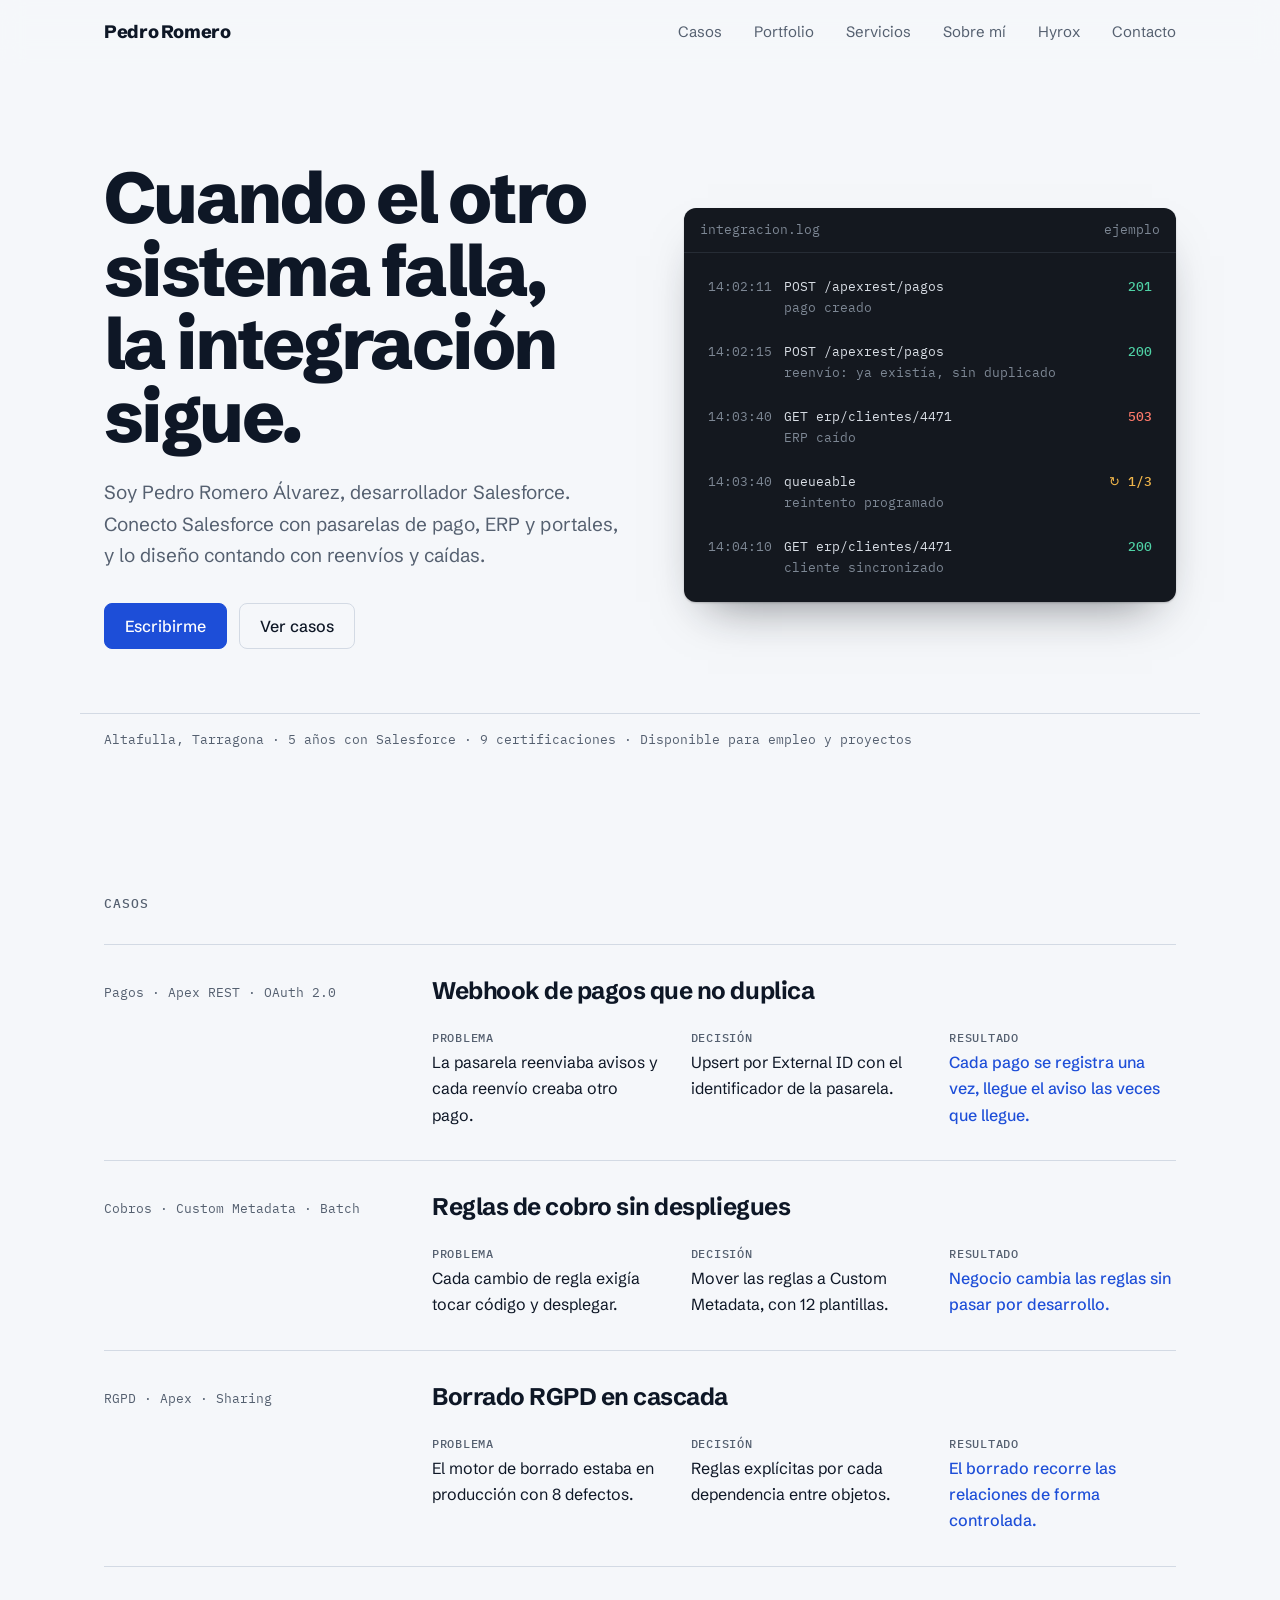
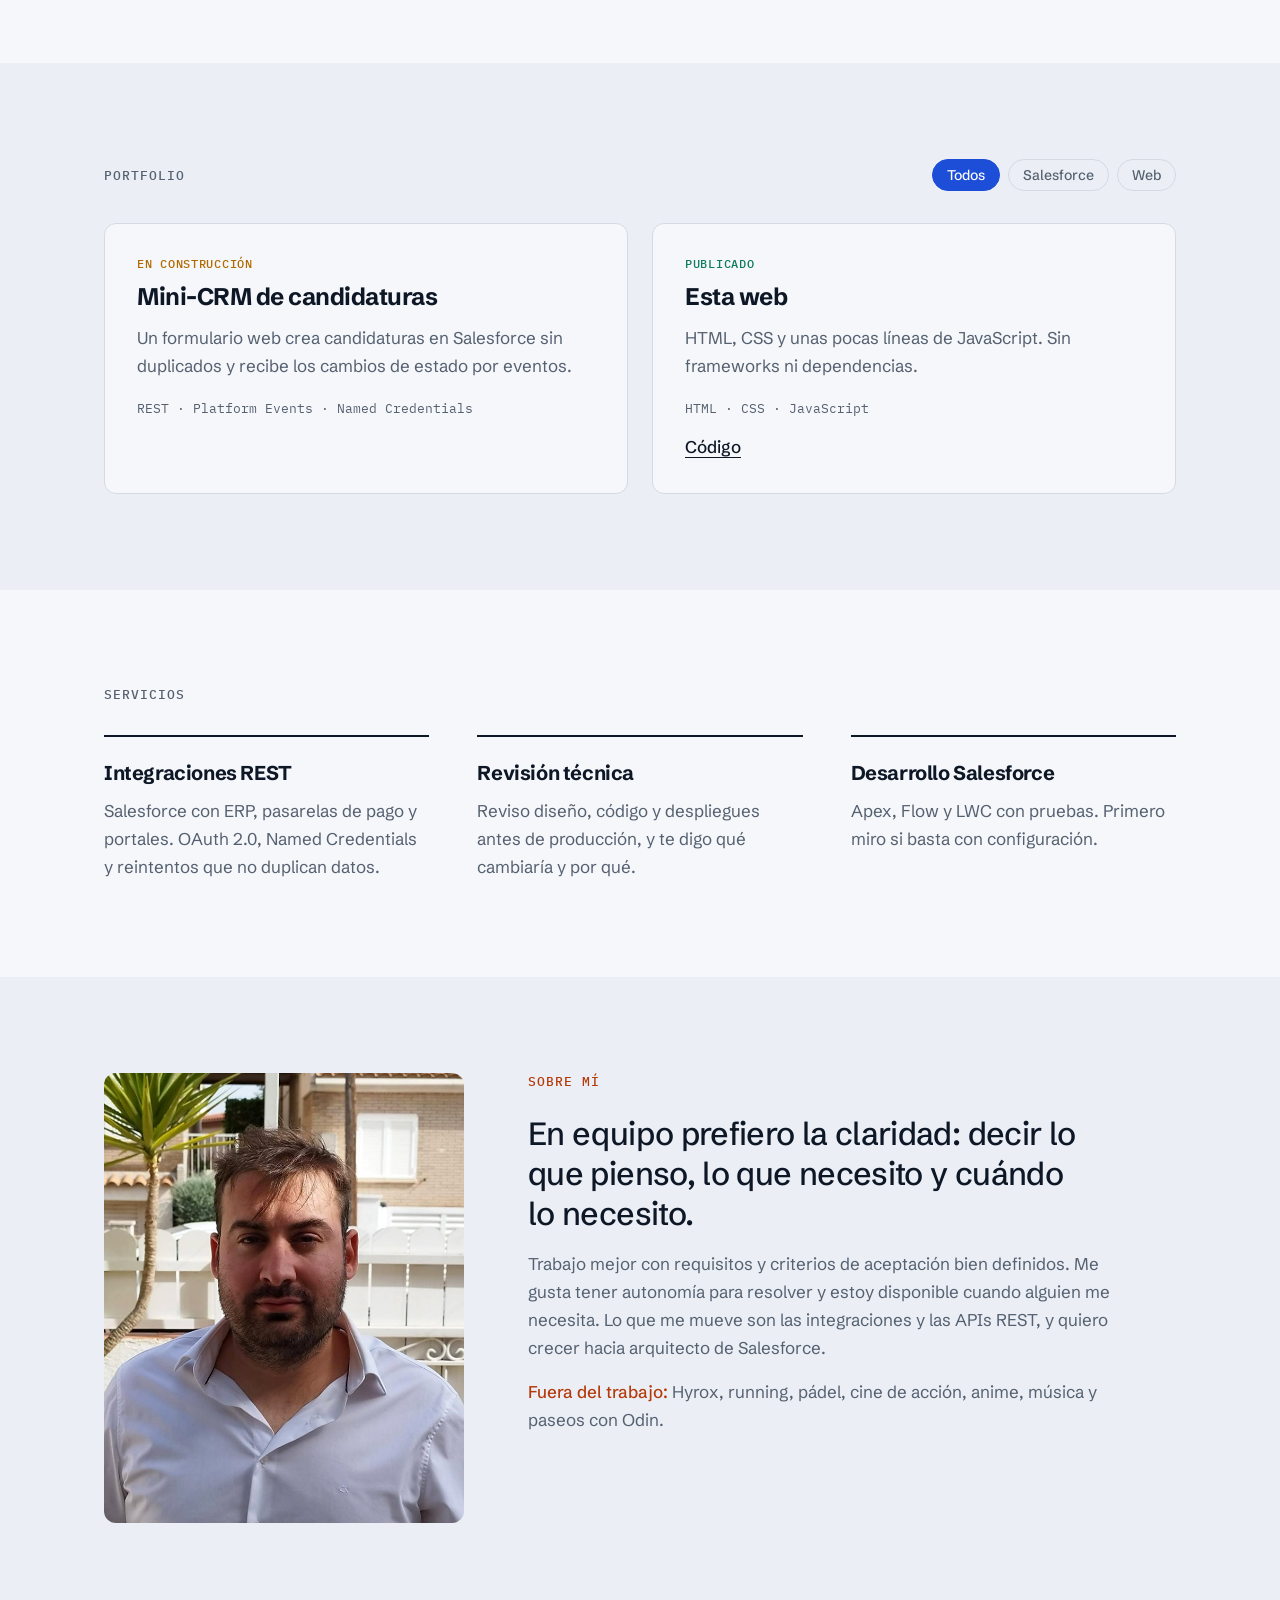
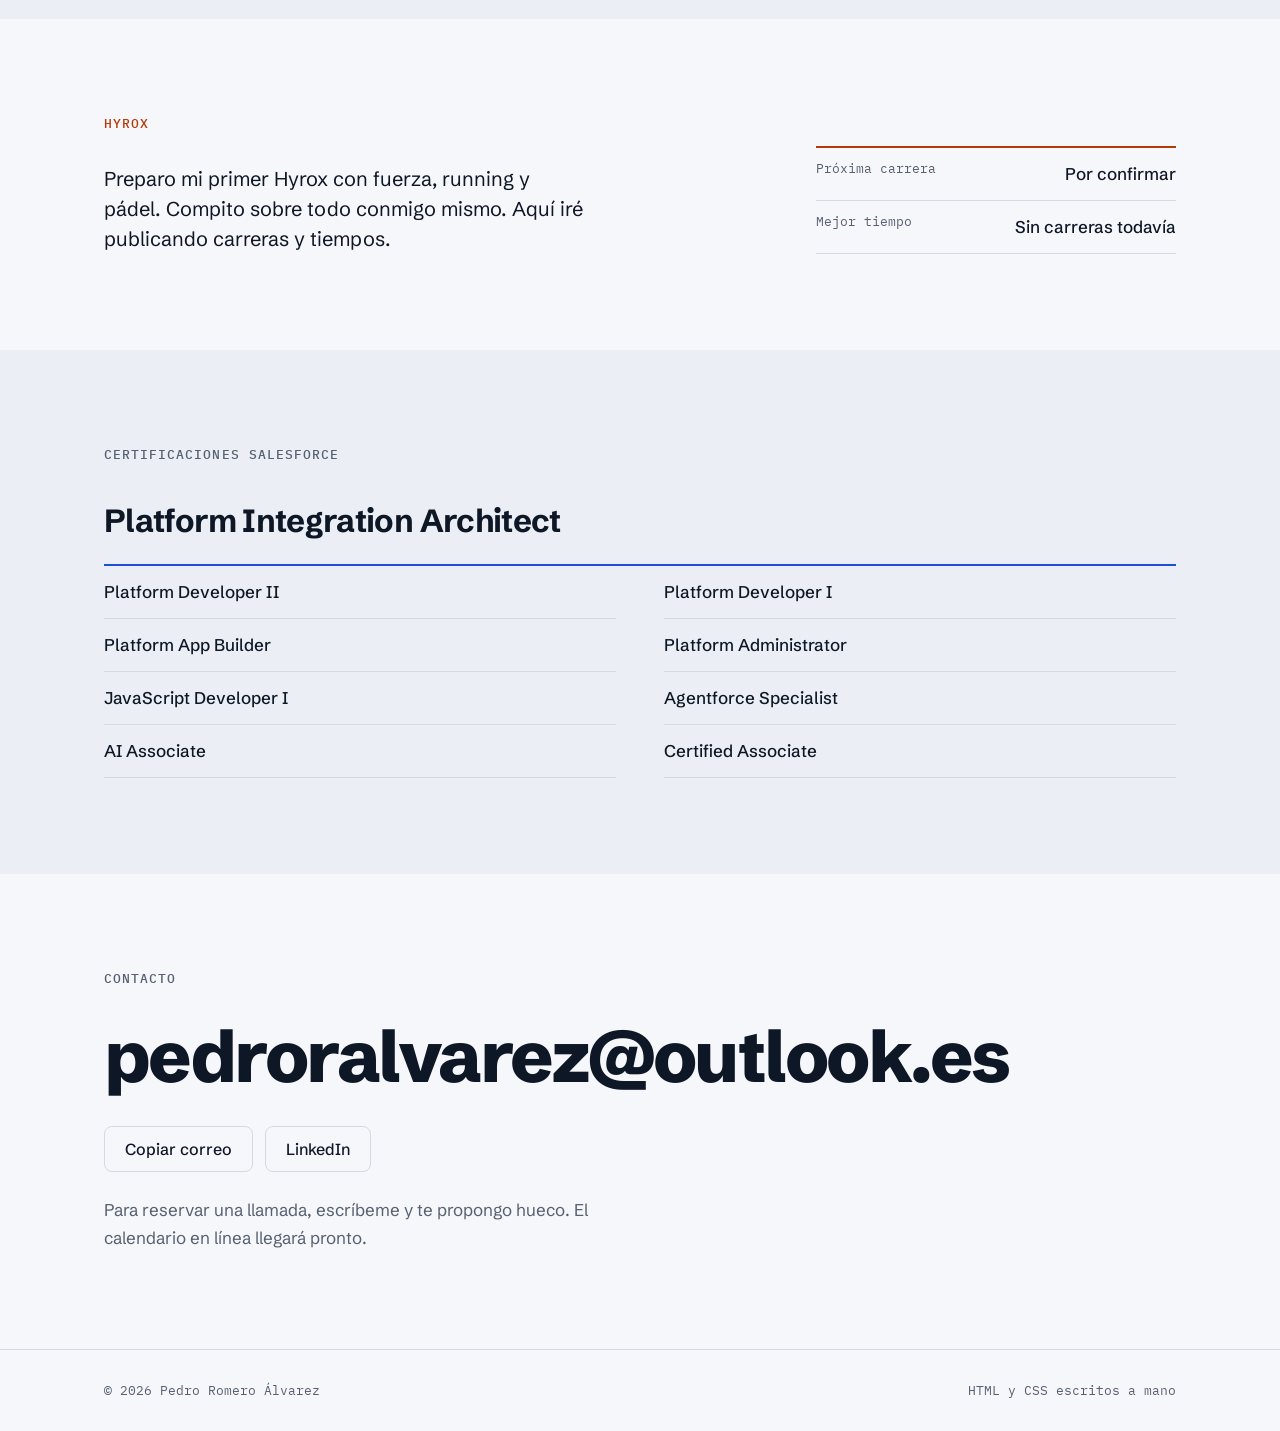
<file: index.html>
<!doctype html>
<html lang="es">
<head>
  <meta charset="utf-8" />
  <meta name="viewport" content="width=device-width, initial-scale=1" />
  <title>Pedro Romero Álvarez · Desarrollador Salesforce</title>
  <meta name="description" content="Pedro Romero Álvarez, desarrollador Salesforce especializado en integraciones y APIs REST." />
  <link rel="preload" href="assets/fonts/schibsted-grotesk-latin-800-normal.woff2" as="font" type="font/woff2" crossorigin />
  <script>document.documentElement.classList.add('js')</script>
  <link rel="stylesheet" href="styles.css" />
  <script src="script.js" defer></script>
</head>
<body>

<header class="top">
  <div class="wrap top-inner">
    <a class="brand" href="#inicio">Pedro Romero</a>
    <button class="menu-toggle" aria-label="Abrir menú" aria-expanded="false" aria-controls="nav">Menú</button>
    <nav id="nav" class="nav">
      <a href="#casos">Casos</a>
      <a href="#portfolio">Portfolio</a>
      <a href="#servicios">Servicios</a>
      <a href="#sobre-mi">Sobre mí</a>
      <a href="#hyrox">Hyrox</a>
      <a href="#contacto">Contacto</a>
    </nav>
  </div>
</header>

<main>

<section id="inicio" class="hero">
  <div class="wrap hero-grid">
    <div class="hero-copy">
      <h1>Cuando el otro sistema falla, la integración sigue.</h1>
      <p class="lead">Soy Pedro Romero Álvarez, desarrollador Salesforce. Conecto Salesforce con pasarelas de pago, ERP y portales, y lo diseño contando con reenvíos y caídas.</p>
      <div class="actions">
        <a class="btn btn-primary" href="#contacto">Escribirme</a>
        <a class="btn btn-quiet" href="#casos">Ver casos</a>
      </div>
    </div>
    <figure class="log" aria-label="Registro de ejemplo de una integración">
      <figcaption class="log-head"><span>integracion.log</span><span>ejemplo</span></figcaption>
      <ol class="log-lines">
        <li style="--i:0"><time>14:02:11</time><code>POST /apexrest/pagos</code><b class="s2">201</b><span>pago creado</span></li>
        <li style="--i:1"><time>14:02:15</time><code>POST /apexrest/pagos</code><b class="s2">200</b><span>reenvío: ya existía, sin duplicado</span></li>
        <li style="--i:2"><time>14:03:40</time><code>GET erp/clientes/4471</code><b class="s5">503</b><span>ERP caído</span></li>
        <li style="--i:3"><time>14:03:40</time><code>queueable</code><b class="s3">↻ 1/3</b><span>reintento programado</span></li>
        <li style="--i:4"><time>14:04:10</time><code>GET erp/clientes/4471</code><b class="s2">200</b><span>cliente sincronizado</span></li>
      </ol>
    </figure>
  </div>
  <p class="wrap meta">Altafulla, Tarragona · 5 años con Salesforce · 9 certificaciones · Disponible para empleo y proyectos</p>
</section>

<section id="casos" class="block">
  <div class="wrap">
    <h2 class="block-title">Casos</h2>
    <article class="case reveal">
      <p class="case-tag">Pagos · Apex REST · OAuth 2.0</p>
      <div>
        <h3>Webhook de pagos que no duplica</h3>
        <dl class="case-steps">
          <div><dt>Problema</dt><dd>La pasarela reenviaba avisos y cada reenvío creaba otro pago.</dd></div>
          <div><dt>Decisión</dt><dd>Upsert por External ID con el identificador de la pasarela.</dd></div>
          <div><dt>Resultado</dt><dd>Cada pago se registra una vez, llegue el aviso las veces que llegue.</dd></div>
        </dl>
      </div>
    </article>
    <article class="case reveal">
      <p class="case-tag">Cobros · Custom Metadata · Batch</p>
      <div>
        <h3>Reglas de cobro sin despliegues</h3>
        <dl class="case-steps">
          <div><dt>Problema</dt><dd>Cada cambio de regla exigía tocar código y desplegar.</dd></div>
          <div><dt>Decisión</dt><dd>Mover las reglas a Custom Metadata, con 12 plantillas.</dd></div>
          <div><dt>Resultado</dt><dd>Negocio cambia las reglas sin pasar por desarrollo.</dd></div>
        </dl>
      </div>
    </article>
    <article class="case reveal">
      <p class="case-tag">RGPD · Apex · Sharing</p>
      <div>
        <h3>Borrado RGPD en cascada</h3>
        <dl class="case-steps">
          <div><dt>Problema</dt><dd>El motor de borrado estaba en producción con 8 defectos.</dd></div>
          <div><dt>Decisión</dt><dd>Reglas explícitas por cada dependencia entre objetos.</dd></div>
          <div><dt>Resultado</dt><dd>El borrado recorre las relaciones de forma controlada.</dd></div>
        </dl>
      </div>
    </article>
  </div>
</section>

<section id="portfolio" class="block block-tint">
  <div class="wrap">
    <div class="block-head">
      <h2 class="block-title">Portfolio</h2>
      <div class="filters" role="group" aria-label="Filtrar proyectos" hidden></div>
    </div>
    <!--
      Para añadir un proyecto, copia este bloque dentro de .projects:
      data-cat: tecnologías separadas por coma. Los filtros se crean solos. Ejemplo: "Salesforce, Web".
      Estado: "En construcción" o "Publicado" (para Publicado añade la clase is-live).
      Enlaces: borra los que no existan.

      <article class="project reveal" data-cat="Salesforce">
        <p class="project-state">En construcción</p>
        <h3>Nombre del proyecto</h3>
        <p>Qué problema resuelve, en una o dos frases.</p>
        <p class="stack">Tecnología · Tecnología</p>
        <p class="links"><a href="https://github.com/...">Código</a><a href="https://...">Demo</a></p>
      </article>
    -->
    <div class="projects">
      <article class="project reveal" data-cat="Salesforce">
        <p class="project-state">En construcción</p>
        <h3>Mini-CRM de candidaturas</h3>
        <p>Un formulario web crea candidaturas en Salesforce sin duplicados y recibe los cambios de estado por eventos.</p>
        <p class="stack">REST · Platform Events · Named Credentials</p>
      </article>
      <article class="project reveal" data-cat="Web">
        <p class="project-state is-live">Publicado</p>
        <h3>Esta web</h3>
        <p>HTML, CSS y unas pocas líneas de JavaScript. Sin frameworks ni dependencias.</p>
        <p class="stack">HTML · CSS · JavaScript</p>
        <p class="links"><a href="https://github.com/Kairveth/web-personal">Código</a></p>
      </article>
    </div>
  </div>
</section>

<section id="servicios" class="block">
  <div class="wrap">
    <h2 class="block-title">Servicios</h2>
    <div class="services">
      <article class="reveal">
        <h3>Integraciones REST</h3>
        <p>Salesforce con ERP, pasarelas de pago y portales. OAuth 2.0, Named Credentials y reintentos que no duplican datos.</p>
      </article>
      <article class="reveal">
        <h3>Revisión técnica</h3>
        <p>Reviso diseño, código y despliegues antes de producción, y te digo qué cambiaría y por qué.</p>
      </article>
      <article class="reveal">
        <h3>Desarrollo Salesforce</h3>
        <p>Apex, Flow y LWC con pruebas. Primero miro si basta con configuración.</p>
      </article>
    </div>
  </div>
</section>

<section id="sobre-mi" class="block block-tint">
  <div class="wrap about">
    <img class="about-photo reveal" src="assets/foto.jpg" alt="Pedro Romero Álvarez" width="360" height="450" loading="lazy" />
    <div class="about-text reveal">
      <h2 class="block-title">Sobre mí</h2>
      <p class="about-lead">En equipo prefiero la claridad: decir lo que pienso, lo que necesito y cuándo lo necesito.</p>
      <p>Trabajo mejor con requisitos y criterios de aceptación bien definidos. Me gusta tener autonomía para resolver y estoy disponible cuando alguien me necesita. Lo que me mueve son las integraciones y las APIs REST, y quiero crecer hacia arquitecto de Salesforce.</p>
      <p class="interests"><span>Fuera del trabajo:</span> Hyrox, running, pádel, cine de acción, anime, música y paseos con Odin.</p>
    </div>
  </div>
</section>

<section id="hyrox" class="block">
  <div class="wrap hyrox reveal">
    <div>
      <h2 class="block-title">Hyrox</h2>
      <p>Preparo mi primer Hyrox con fuerza, running y pádel. Compito sobre todo conmigo mismo. Aquí iré publicando carreras y tiempos.</p>
    </div>
    <dl class="race">
      <div><dt>Próxima carrera</dt><dd>Por confirmar</dd></div>
      <div><dt>Mejor tiempo</dt><dd>Sin carreras todavía</dd></div>
    </dl>
  </div>
</section>

<section id="certificaciones" class="block block-tint">
  <div class="wrap">
    <h2 class="block-title">Certificaciones Salesforce</h2>
    <ul class="certs reveal">
      <li class="cert-main">Platform Integration Architect</li>
      <li>Platform Developer II</li>
      <li>Platform Developer I</li>
      <li>Platform App Builder</li>
      <li>Platform Administrator</li>
      <li>JavaScript Developer I</li>
      <li>Agentforce Specialist</li>
      <li>AI Associate</li>
      <li>Certified Associate</li>
    </ul>
  </div>
</section>

<section id="contacto" class="block contact">
  <div class="wrap">
    <h2 class="block-title">Contacto</h2>
    <a class="contact-mail" href="mailto:pedroralvarez@outlook.es">pedroralvarez@outlook.es</a>
    <div class="actions">
      <button class="btn btn-quiet" type="button" id="copiar">Copiar correo</button>
      <a class="btn btn-quiet" href="https://www.linkedin.com/in/pedro-romero-alvarez-329b035a/" rel="noopener">LinkedIn</a>
    </div>
    <p class="contact-note">Para reservar una llamada, escríbeme y te propongo hueco. El calendario en línea llegará pronto.</p>
  </div>
</section>

</main>

<footer class="foot">
  <div class="wrap foot-inner">
    <span>© 2026 Pedro Romero Álvarez</span>
    <span>HTML y CSS escritos a mano</span>
  </div>
</footer>

</body>
</html>
</file>
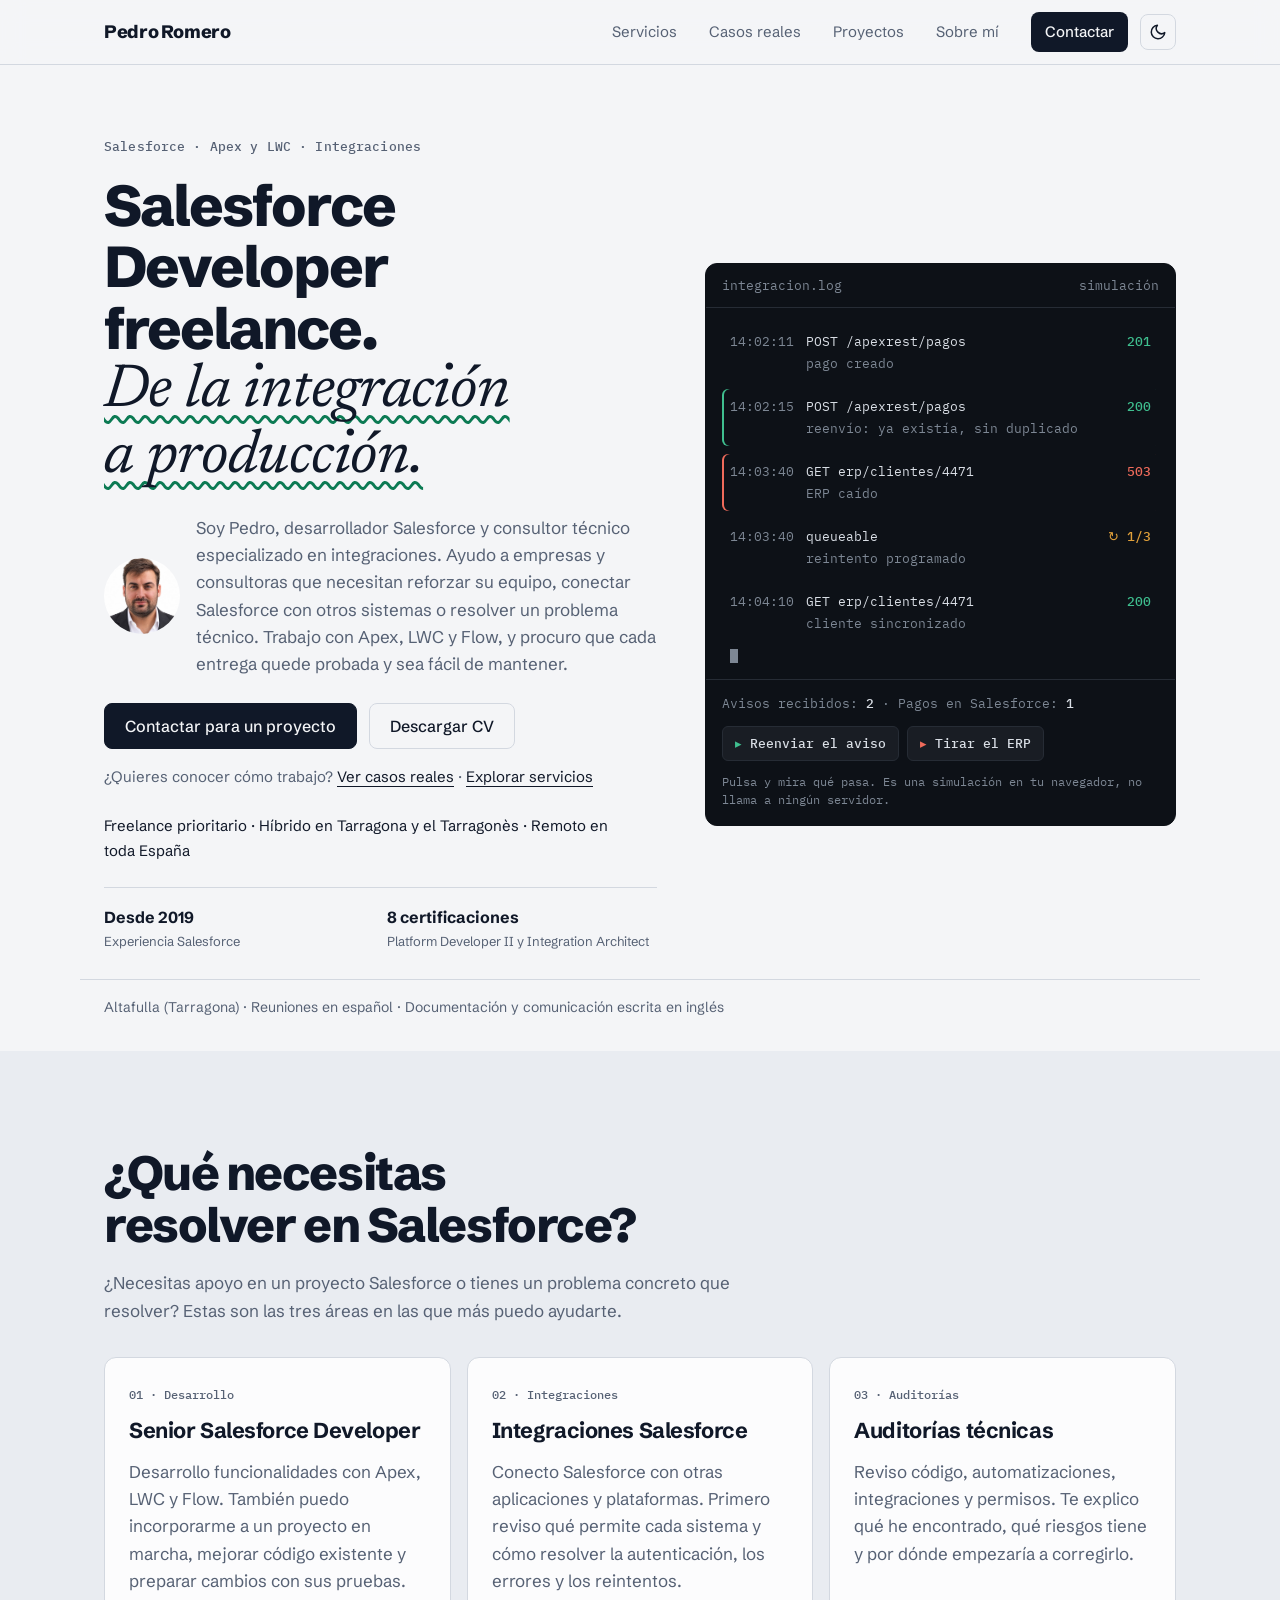
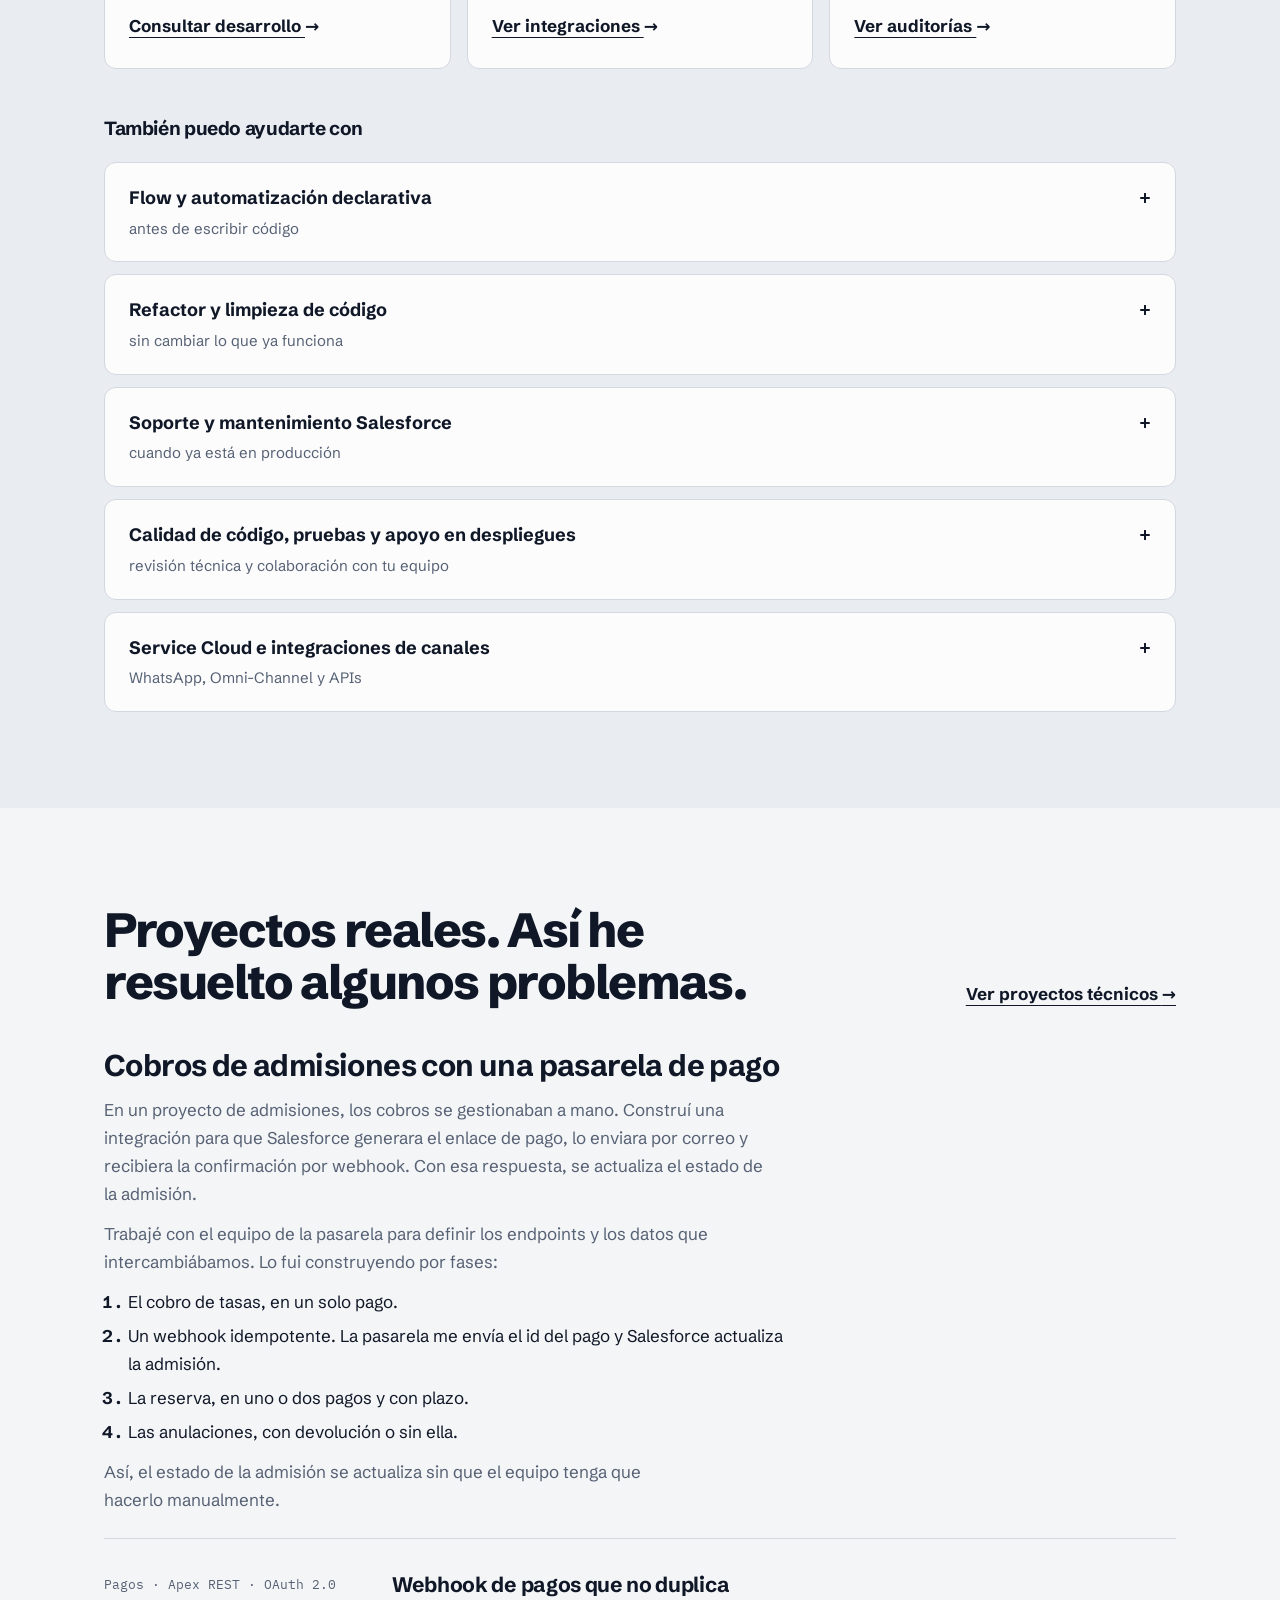
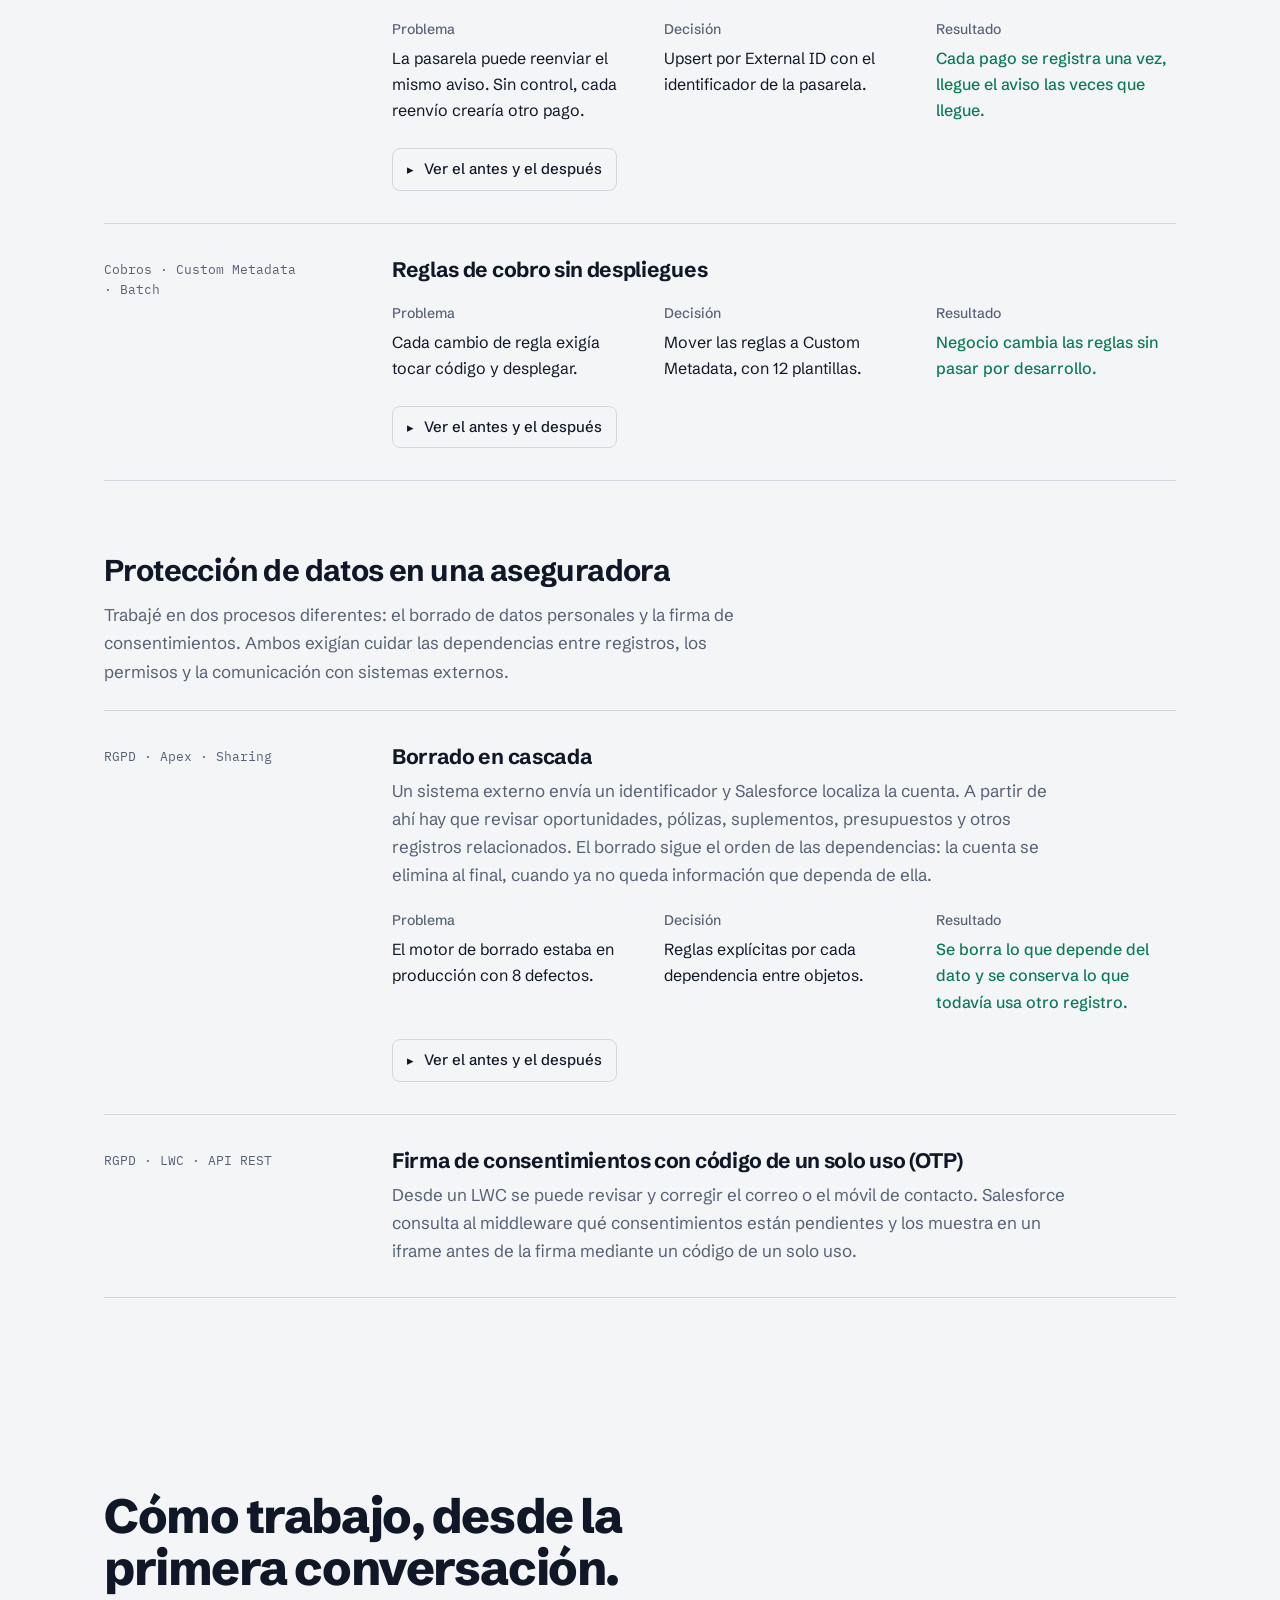
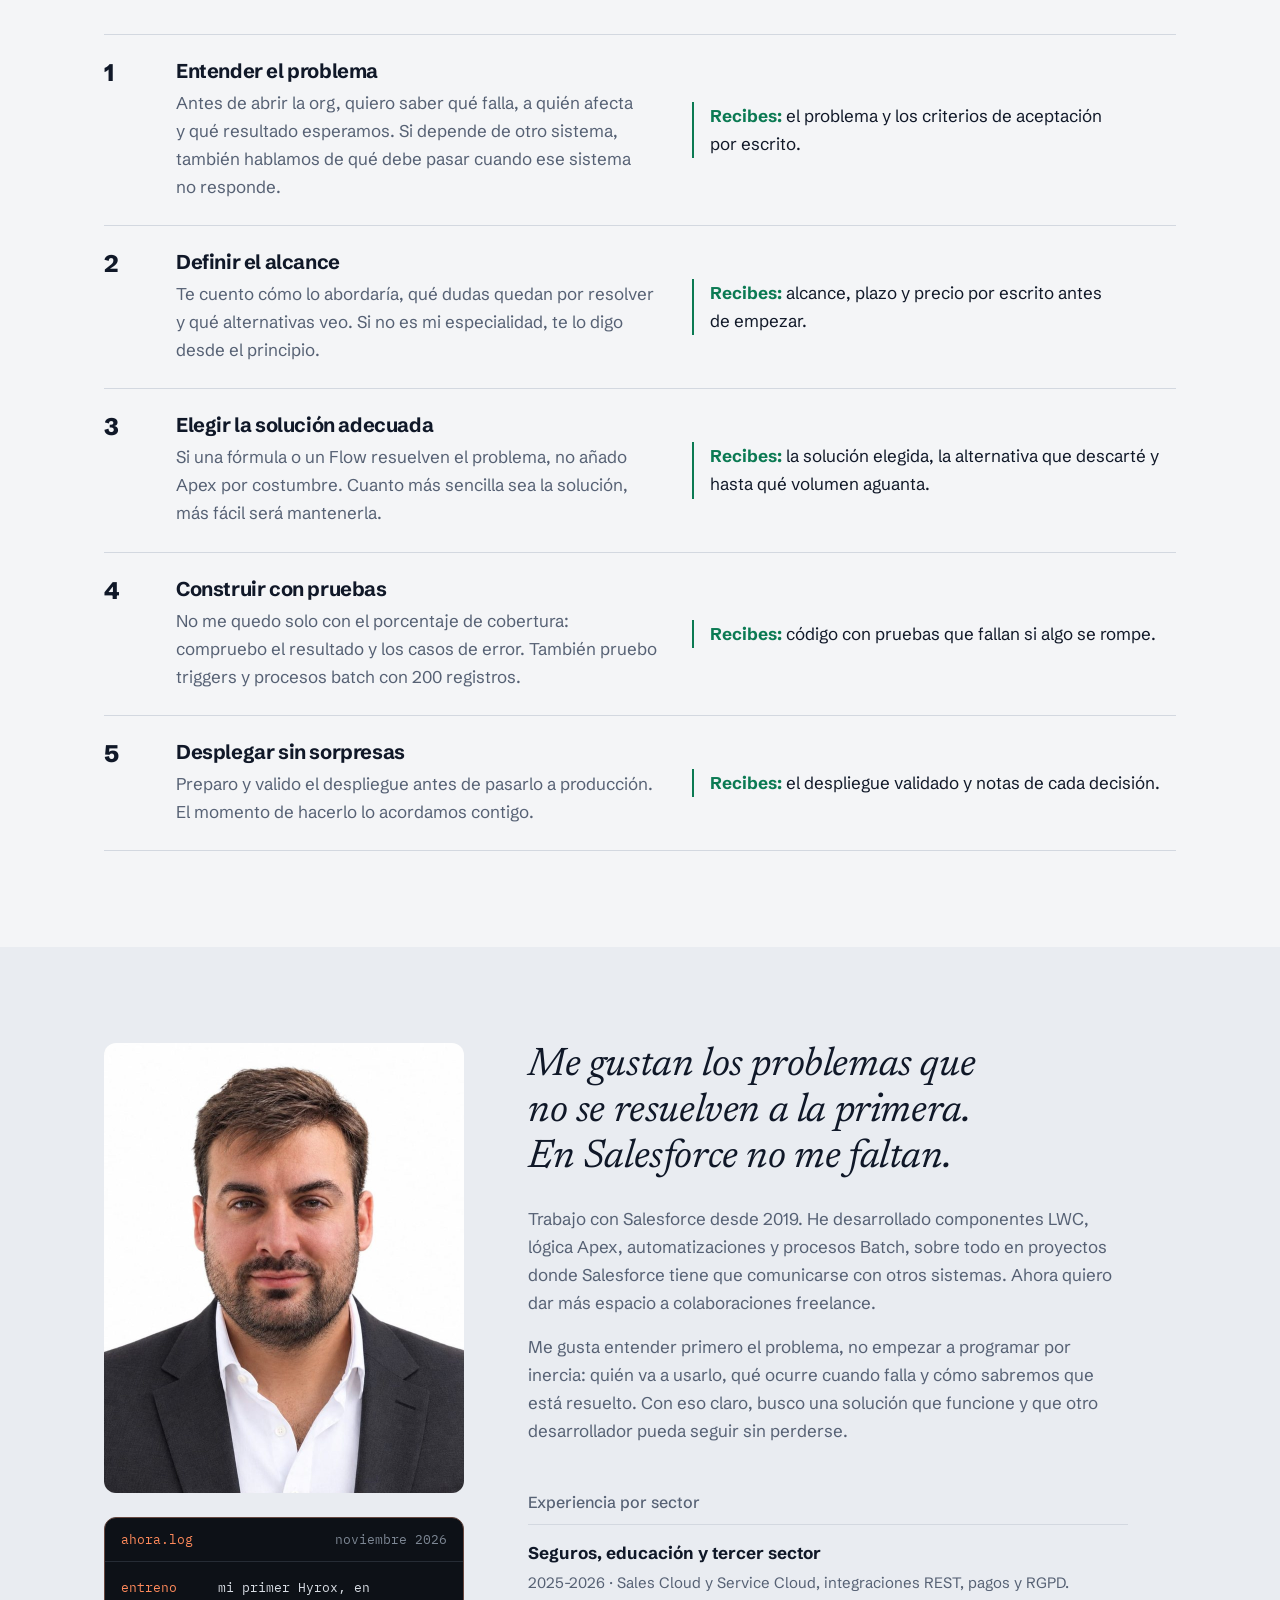
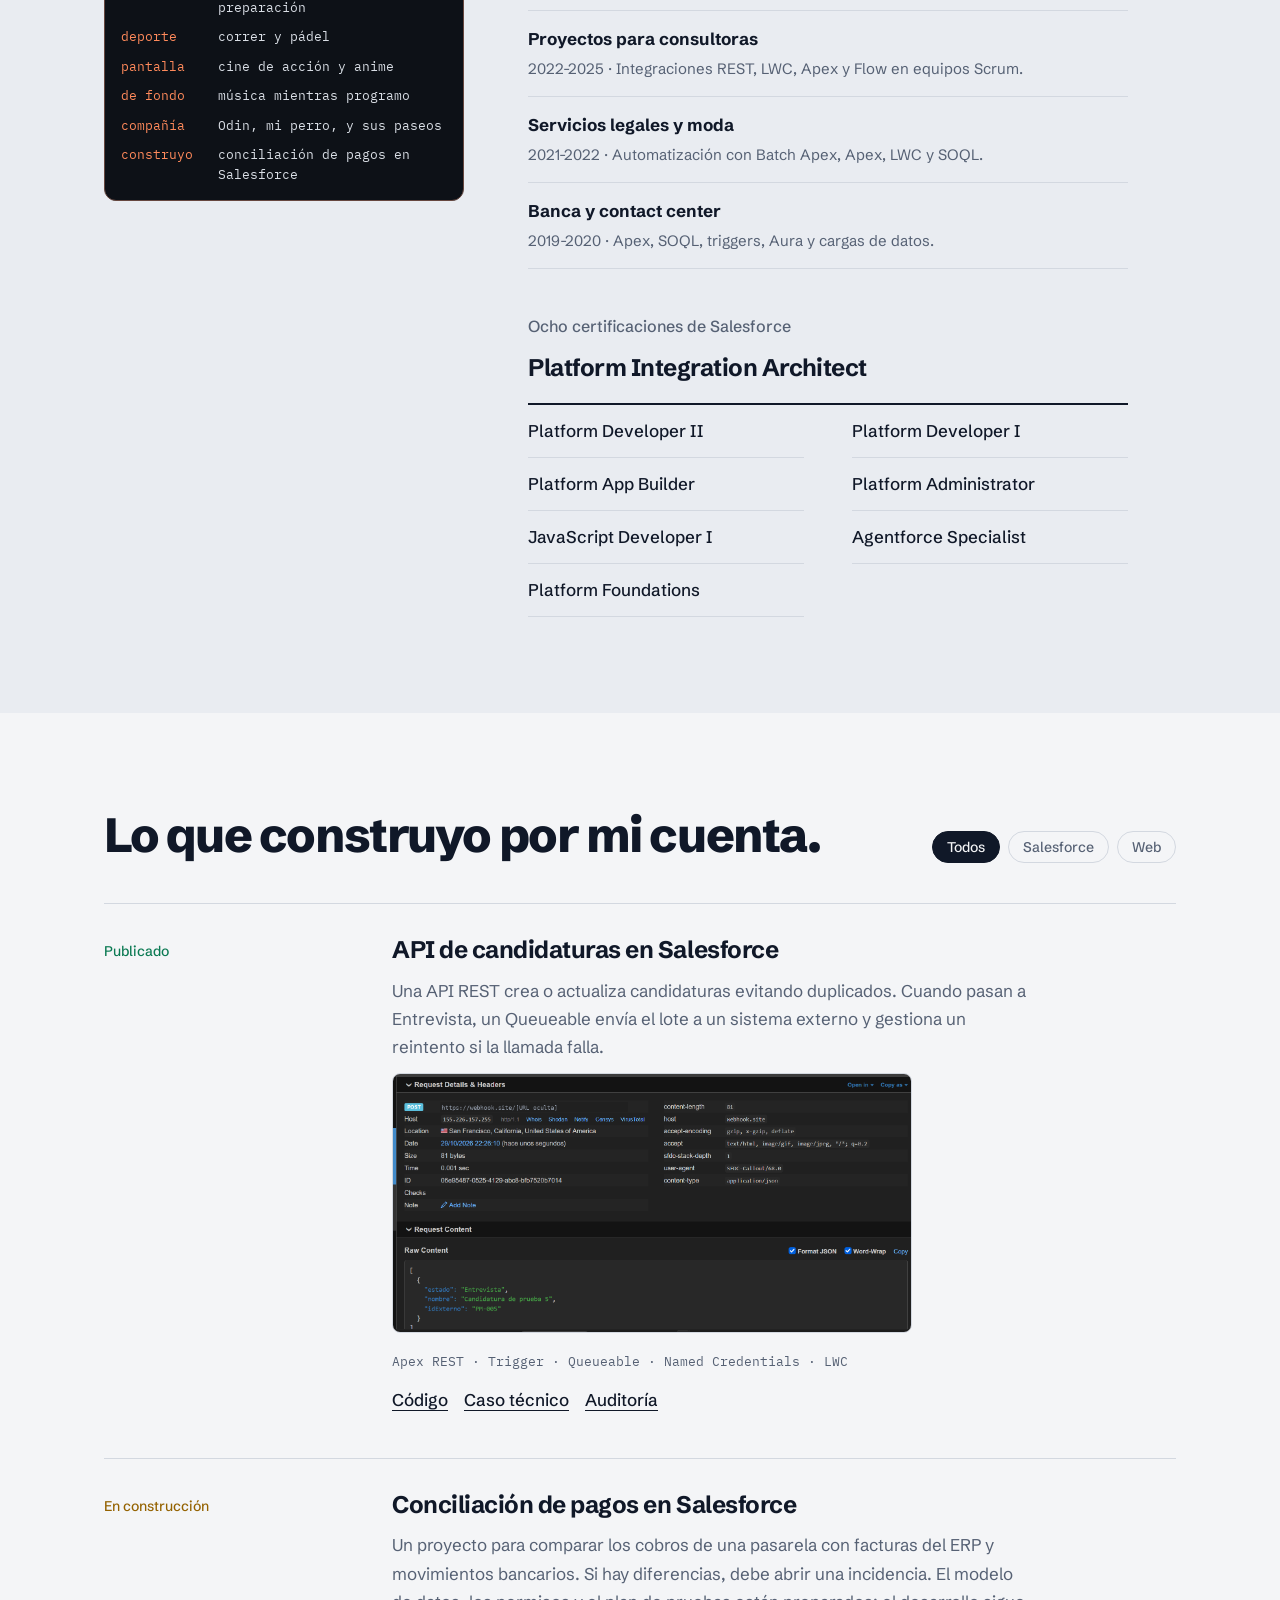
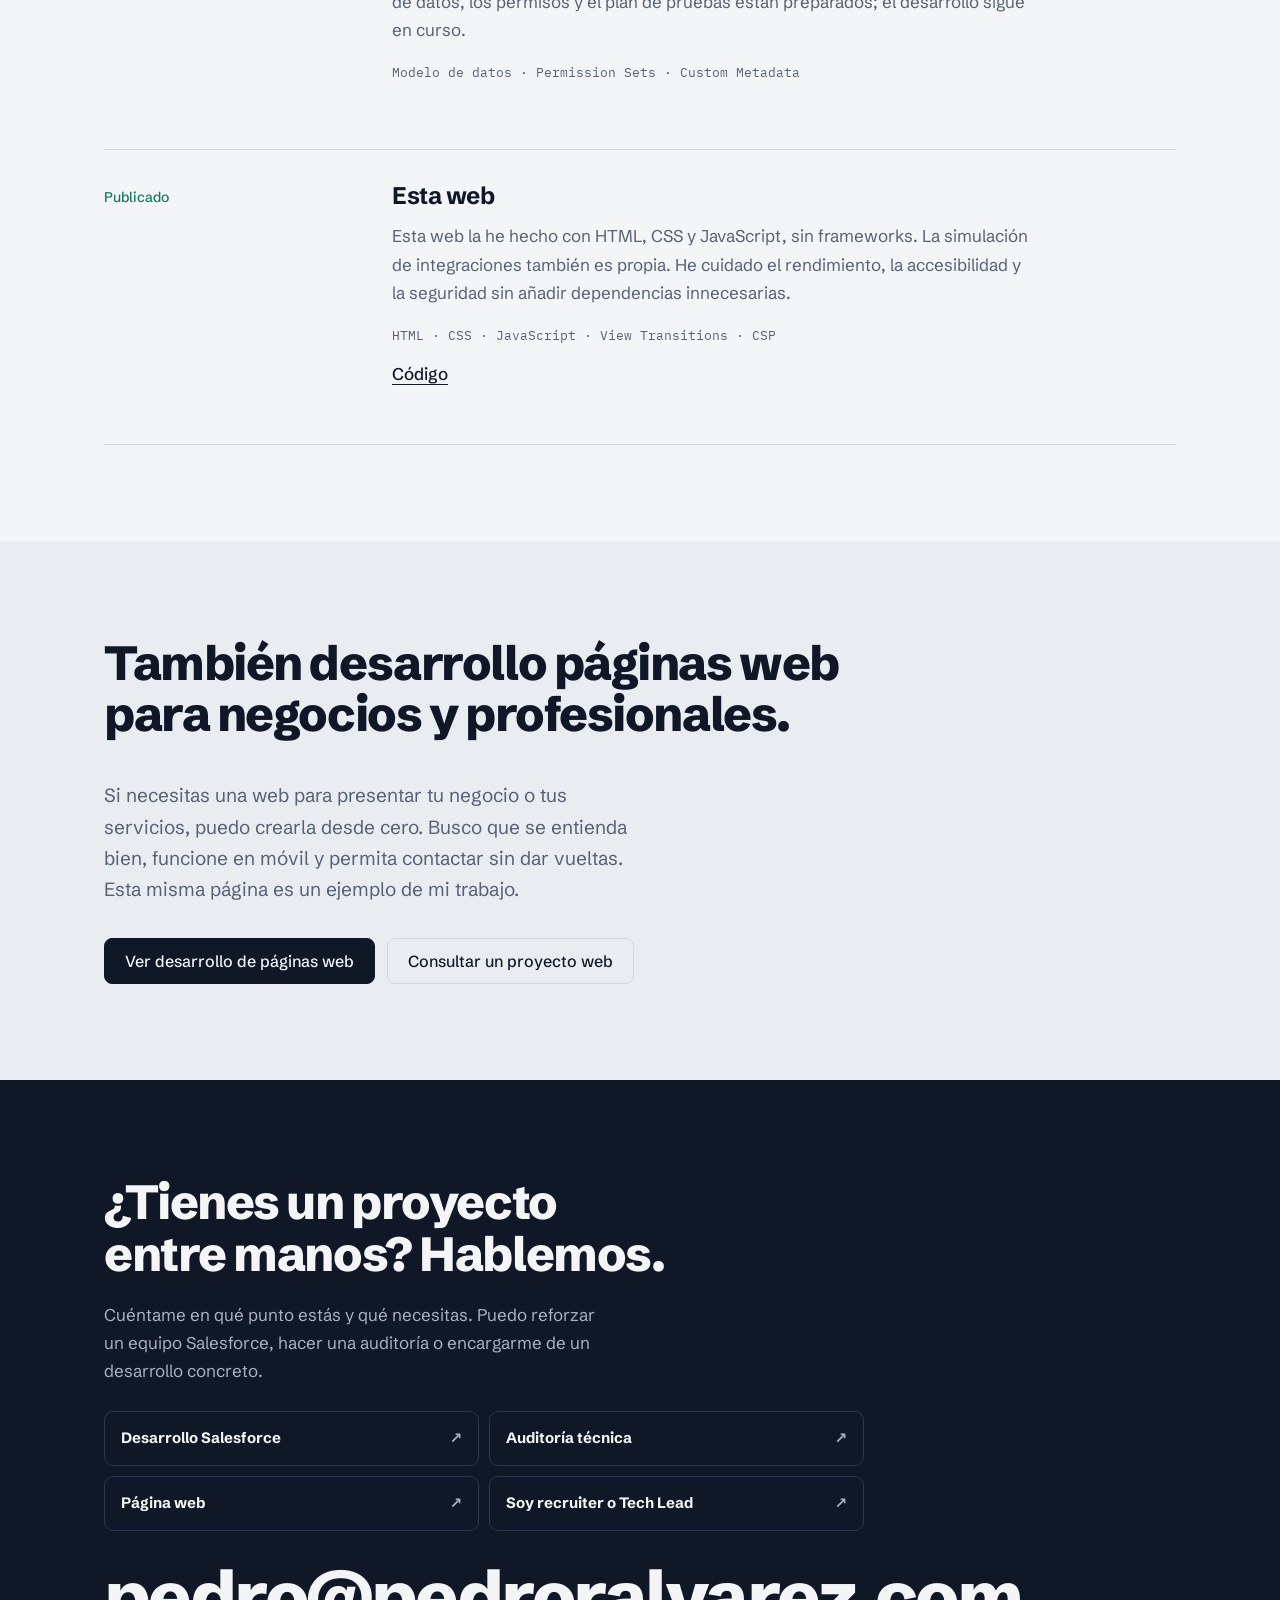
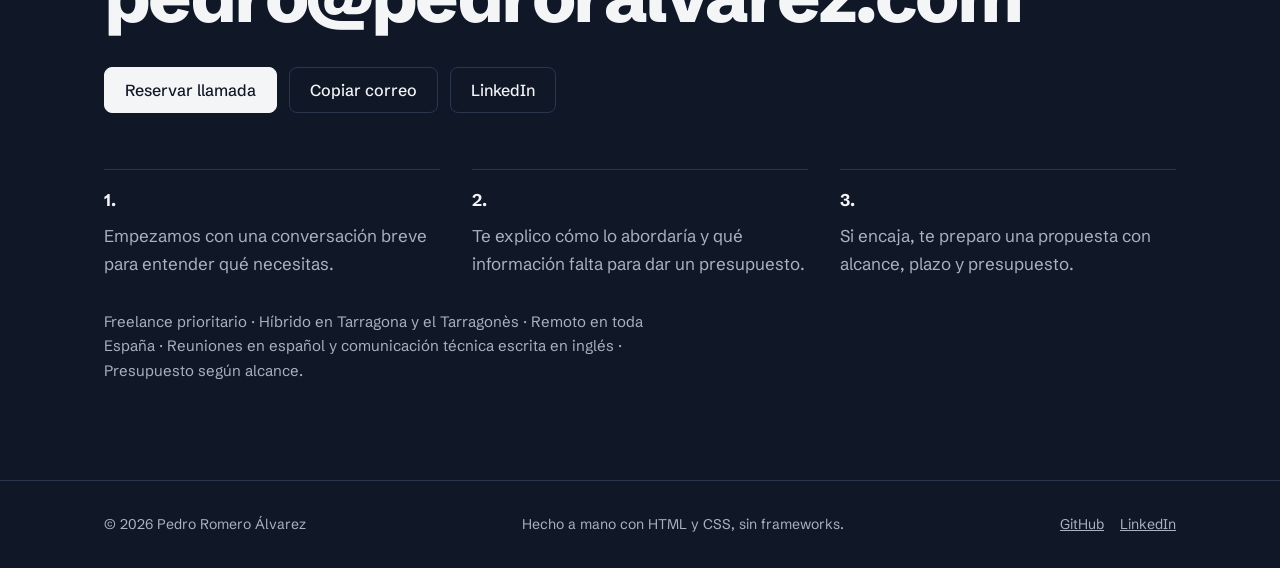
<file: public/index.html>
<!doctype html>
<html lang="es">
<head>
  <meta charset="utf-8" />
  <meta name="viewport" content="width=device-width, initial-scale=1" />
  <title>Salesforce Developer Freelance y Consultor Técnico | Pedro Romero</title>
  <meta name="description" content="Senior Salesforce Developer freelance y consultor técnico: Apex, LWC, Flow, integraciones y auditorías Salesforce. Híbrido en Tarragona y remoto en España." />
  <meta name="theme-color" content="#f4f5f7" />
  <link rel="icon" href="favicon.svg" type="image/svg+xml" />
  <meta property="og:type" content="website" />
  <meta property="og:locale" content="es_ES" />
  <meta property="og:title" content="Salesforce Developer Freelance y Consultor Técnico | Pedro Romero" />
  <meta property="og:description" content="Desarrollo Salesforce, integraciones entre sistemas, auditorías técnicas y soporte. Freelance híbrido en Tarragona y remoto en España." />
  <meta property="og:url" content="https://www.pedroralvarez.com/" />
  <meta property="og:image" content="https://www.pedroralvarez.com/og.png" />
  <meta property="og:image:width" content="1200" />
  <meta property="og:image:height" content="630" />
  <meta property="og:image:alt" content="Pedro Romero Álvarez, integraciones Salesforce que aguantan un mal día" />
  <meta name="twitter:card" content="summary_large_image" />
  <link rel="canonical" href="https://www.pedroralvarez.com/" />
  <script type="application/ld+json">
  {"@context":"https://schema.org","@type":"Person","name":"Pedro Romero Álvarez","url":"https://www.pedroralvarez.com/","email":"mailto:pedro@pedroralvarez.com","image":"https://www.pedroralvarez.com/assets/foto.jpg","jobTitle":"Senior Salesforce Developer y Consultor Técnico","address":{"@type":"PostalAddress","addressLocality":"Altafulla","addressRegion":"Tarragona","addressCountry":"ES"},"knowsAbout":["Salesforce","Apex","Lightning Web Components","Flow","APIs REST","Integraciones Salesforce","Auditoría técnica de código","Despliegues Salesforce","Service Cloud","Desarrollo web"],"sameAs":["https://www.linkedin.com/in/pedro-romero-alvarez-329b035a/","https://github.com/Kairveth"]}
  </script>
  <link rel="preload" href="assets/fonts/schibsted-grotesk-latin-800-normal.woff2" as="font" type="font/woff2" crossorigin />
  <link rel="preload" href="assets/fonts/newsreader-latin-400-italic.woff2" as="font" type="font/woff2" crossorigin />
  <script src="theme.js"></script>
  <link rel="stylesheet" href="styles.css" />
  <script src="script.js" defer></script>
</head>
<body>
<a class="skip" href="#main">Saltar al contenido</a>

<header class="top">
  <div class="wrap top-inner">
    <a class="brand" href="#inicio">Pedro Romero</a>
    <button class="theme-toggle" type="button" id="tema" aria-pressed="false" aria-label="Modo oscuro" title="Modo oscuro">
      <svg class="moon" viewBox="0 0 24 24" fill="none" stroke="currentColor" stroke-width="2" stroke-linecap="round" stroke-linejoin="round" aria-hidden="true"><path d="M21 12.8A9 9 0 1 1 11.2 3a7 7 0 0 0 9.8 9.8z"/></svg>
      <svg class="sun" viewBox="0 0 24 24" fill="none" stroke="currentColor" stroke-width="2" stroke-linecap="round" aria-hidden="true"><circle cx="12" cy="12" r="4"/><path d="M12 2v2M12 20v2M4.9 4.9l1.4 1.4M17.7 17.7l1.4 1.4M2 12h2M20 12h2M4.9 19.1l1.4-1.4M17.7 6.3l1.4-1.4"/></svg>
    </button>
    <button class="menu-toggle" aria-label="Abrir menú" aria-expanded="false" aria-controls="nav">Menú</button>
    <nav id="nav" class="nav" aria-label="Navegación principal">
      <a href="#servicios">Servicios</a>
      <a href="#casos">Casos reales</a>
      <a href="#portfolio">Proyectos</a>
      <a href="#sobre-mi">Sobre mí</a>
      <a class="nav-cta" href="#contacto">Contactar</a>
    </nav>
  </div>
</header>

<main id="main" tabindex="-1">

<section id="inicio" class="hero">
  <div class="wrap hero-grid">
    <div class="hero-copy">
      <p class="hero-kicker">Salesforce · Apex y LWC · Integraciones</p>
      <h1>Salesforce Developer freelance. <span class="voz">De la integración a producción.</span></h1>
      <div class="hero-intro">
        <img class="hero-photo" src="assets/foto.jpg" alt="Pedro Romero Álvarez" width="720" height="900" />
        <p class="lead">Soy Pedro, desarrollador Salesforce y consultor técnico especializado en integraciones. Ayudo a empresas y consultoras que necesitan reforzar su equipo, conectar Salesforce con otros sistemas o resolver un problema técnico. Trabajo con Apex, LWC y Flow, y procuro que cada entrega quede probada y sea fácil de mantener.</p>
      </div>
      <div class="actions hero-actions">
        <a class="btn btn-primary" href="mailto:pedro@pedroralvarez.com?subject=Proyecto%20Salesforce">Contactar para un proyecto</a>
        <a class="btn btn-quiet" href="assets/cv-pedro-romero-alvarez.pdf" download>Descargar CV</a>
      </div>
      <p class="hero-links">¿Quieres conocer cómo trabajo? <a href="#casos">Ver casos reales</a> · <a href="#servicios">Explorar servicios</a></p>
      <p class="disponibilidad">Freelance prioritario · Híbrido en Tarragona y el Tarragonès · Remoto en toda España</p>
      <ul class="hero-credentials" aria-label="Experiencia y credenciales">
        <li><strong>Desde 2019</strong><span>Experiencia Salesforce</span></li>
        <li><strong>8 certificaciones</strong><span>Platform Developer II y Integration Architect</span></li>
      </ul>
    </div>
    <figure class="log" aria-label="Registro simulado de una integración">
      <figcaption class="log-head"><span>integracion.log</span><span>simulación</span></figcaption>
      <ol class="log-lines" id="registro" aria-live="polite">
        <li><time>14:02:11</time><code>POST /apexrest/pagos</code><b class="s2">201</b><span>pago creado</span></li>
        <li class="f-ok"><time>14:02:15</time><code>POST /apexrest/pagos</code><b class="s2">200</b><span>reenvío: ya existía, sin duplicado</span></li>
        <li class="f-fault"><time>14:03:40</time><code>GET erp/clientes/4471</code><b class="s5">503</b><span>ERP caído</span></li>
        <li><time>14:03:40</time><code>queueable</code><b class="s3">↻ 1/3</b><span>reintento programado</span></li>
        <li><time>14:04:10</time><code>GET erp/clientes/4471</code><b class="s2">200</b><span>cliente sincronizado</span></li>
      </ol>
      <div class="log-foot">
        <p class="log-tally">Avisos recibidos: <b id="avisos">2</b> · Pagos en Salesforce: <b id="pagos">1</b></p>
        <div class="log-actions">
          <button class="log-btn" type="button" id="reenviar">Reenviar el aviso</button>
          <button class="log-btn log-btn-fault" type="button" id="caida">Tirar el ERP</button>
        </div>
        <p class="log-hint">Pulsa y mira qué pasa. Es una simulación en tu navegador, no llama a ningún servidor.</p>
      </div>
    </figure>
  </div>
  <p class="wrap hero-meta">Altafulla (Tarragona) · Reuniones en español · Documentación y comunicación escrita en inglés</p>
</section>

<section id="servicios" class="block block-tint">
  <div class="wrap">
    <h2 class="say">¿Qué necesitas resolver en Salesforce?</h2>
    <p class="section-intro">¿Necesitas apoyo en un proyecto Salesforce o tienes un problema concreto que resolver? Estas son las tres áreas en las que más puedo ayudarte.</p>
    <div class="service-cards">
      <article class="service-card">
        <p class="service-card-label">01 · Desarrollo</p>
        <h3>Senior Salesforce Developer</h3>
        <p>Desarrollo funcionalidades con Apex, LWC y Flow. También puedo incorporarme a un proyecto en marcha, mejorar código existente y preparar cambios con sus pruebas.</p>
        <a href="mailto:pedro@pedroralvarez.com?subject=Desarrollo%20Salesforce">Consultar desarrollo <span aria-hidden="true">→</span></a>
      </article>
      <article class="service-card">
        <p class="service-card-label">02 · Integraciones</p>
        <h3>Integraciones Salesforce</h3>
        <p>Conecto Salesforce con otras aplicaciones y plataformas. Primero reviso qué permite cada sistema y cómo resolver la autenticación, los errores y los reintentos.</p>
        <a href="integraciones-salesforce/">Ver integraciones <span aria-hidden="true">→</span></a>
      </article>
      <article class="service-card">
        <p class="service-card-label">03 · Auditorías</p>
        <h3>Auditorías técnicas</h3>
        <p>Reviso código, automatizaciones, integraciones y permisos. Te explico qué he encontrado, qué riesgos tiene y por dónde empezaría a corregirlo.</p>
        <a href="auditoria-salesforce/">Ver auditorías <span aria-hidden="true">→</span></a>
      </article>
    </div>
    <h3 class="services-more-title">También puedo ayudarte con</h3>
    <div class="svc-list">
            <details class="svc" name="servicios">
        <summary><span>Flow y automatización declarativa</span><span class="svc-sub">antes de escribir código</span></summary>
        <div class="svc-body">
          <p>Antes de escribir Apex, compruebo si basta con un Flow, una regla de validación o un ajuste de configuración. También reviso automatizaciones que se pisan entre sí y provocan comportamientos inesperados.</p>
          <p>Dejo la automatización probada y explico qué la activa, qué hace y cómo se relaciona con el resto.</p>
          <p><strong>Mi criterio:</strong> si un Flow va a complicar el mantenimiento, prefiero usar Apex y explicar el motivo.</p>
        </div>
      </details>
            <details class="svc" name="servicios">
        <summary><span>Refactor y limpieza de código</span><span class="svc-sub">sin cambiar lo que ya funciona</span></summary>
        <div class="svc-body">
          <p>Reviso código heredado: triggers demasiado cargados, consultas dentro de bucles, IDs fijos o reglas difíciles de cambiar. Cuando encaja, paso los parámetros a Custom Metadata para que no dependan de un despliegue.</p>
          <p>Antes de tocar la lógica, preparo pruebas para comprobar qué debe seguir funcionando. Después documento los cambios y cómo validarlos.</p>
          <p><strong>Mi criterio:</strong> prefiero mejorar el código por partes antes que reescribir una solución entera sin necesidad.</p>
        </div>
      </details>
            <details class="svc" name="servicios">
        <summary><span>Soporte y mantenimiento Salesforce</span><span class="svc-sub">cuando ya está en producción</span></summary>
        <div class="svc-body">
          <p>Investigo incidencias, busco su causa y preparo la corrección. También puedo encargarme de mejoras y colaborar con tu equipo mediante una bolsa de horas acordada.</p>
          <p>Te cuento qué estaba pasando, qué se ha cambiado y cómo comprobar que funciona.</p>
          <p><strong>Antes de desplegar:</strong> valido los cambios y acordamos contigo cuándo pasarlos a producción.</p>
        </div>
      </details>
      <details class="svc" name="servicios">
        <summary><span>Calidad de código, pruebas y apoyo en despliegues</span><span class="svc-sub">revisión técnica y colaboración con tu equipo</span></summary>
        <div class="svc-body">
          <p>Reviso Apex, LWC y automatizaciones para localizar errores, código difícil de mantener o pruebas que se quedan cortas. He trabajado con Git, Bitbucket y despliegues entre entornos Salesforce.</p>
          <p>Puedo apoyar revisiones de pull requests y despliegues junto al equipo. Si necesitas diseñar un pipeline CI/CD complejo desde cero, estudiaremos el alcance y si conviene contar con apoyo especializado.</p>
        </div>
      </details>
      <details class="svc" name="servicios">
        <summary><span>Service Cloud e integraciones de canales</span><span class="svc-sub">WhatsApp, Omni-Channel y APIs</span></summary>
        <div class="svc-body">
          <p>Trabajo con Service Cloud, mensajería web, WhatsApp y Omni-Channel, además de integraciones REST y autenticación OAuth para conectar estos canales con otros sistemas.</p>
          <p>Antes de plantear cambios, reviso cómo atiende el equipo, qué permisos necesita y qué canales y licencias tiene disponibles.</p>
        </div>
      </details>
    </div>
  </div>
</section>

<section id="casos" class="block">
  <div class="wrap">
    <div class="block-head case-heading">
      <h2 class="say">Proyectos reales. Así he resuelto algunos problemas.</h2>
      <a class="section-link" href="#portfolio">Ver proyectos técnicos <span aria-hidden="true">→</span></a>
    </div>

    <div class="proj">
      <div class="proj-head">
        <h3>Cobros de admisiones con una pasarela de pago</h3>
        <p>En un proyecto de admisiones, los cobros se gestionaban a mano. Construí una integración para que Salesforce generara el enlace de pago, lo enviara por correo y recibiera la confirmación por webhook. Con esa respuesta, se actualiza el estado de la admisión.</p>
        <p>Trabajé con el equipo de la pasarela para definir los endpoints y los datos que intercambiábamos. Lo fui construyendo por fases:</p>
        <ol class="proj-steps">
          <li>El cobro de tasas, en un solo pago.</li>
          <li>Un webhook idempotente. La pasarela me envía el id del pago y Salesforce actualiza la admisión.</li>
          <li>La reserva, en uno o dos pagos y con plazo.</li>
          <li>Las anulaciones, con devolución o sin ella.</li>
        </ol>
        <p>Así, el estado de la admisión se actualiza sin que el equipo tenga que hacerlo manualmente.</p>
      </div>
      <article class="case">
        <p class="case-tag">Pagos · Apex REST · OAuth 2.0</p>
        <div>
          <h4>Webhook de pagos que no duplica</h4>
          <dl class="case-steps">
            <div><dt>Problema</dt><dd>La pasarela puede reenviar el mismo aviso. Sin control, cada reenvío crearía otro pago.</dd></div>
            <div><dt>Decisión</dt><dd>Upsert por External ID con el identificador de la pasarela.</dd></div>
            <div><dt>Resultado</dt><dd>Cada pago se registra una vez, llegue el aviso las veces que llegue.</dd></div>
          </dl>
          <details class="replay">
            <summary>Ver el antes y el después</summary>
            <figure class="log" aria-label="Simulación del aviso de pago repetido, sin y con idempotencia">
              <figcaption class="log-head"><span>pagos.log</span><span>simulación</span></figcaption>
              <ol class="log-lines">
                <li class="log-sep">Sin idempotencia</li>
                <li><time>14:02:11</time><code>POST /apexrest/pagos</code><b class="s2">201</b><span>pago creado</span></li>
                <li class="f-fault"><time>14:02:15</time><code>POST /apexrest/pagos</code><b class="s5">201</b><span>reenvío: otro pago, duplicado</span></li>
                <li class="log-sep">Con upsert por External ID</li>
                <li><time>14:02:11</time><code>POST /apexrest/pagos</code><b class="s2">201</b><span>pago creado</span></li>
                <li class="f-ok"><time>14:02:15</time><code>POST /apexrest/pagos</code><b class="s2">200</b><span>reenvío: ya existía, sin duplicado</span></li>
              </ol>
            </figure>
          </details>
        </div>
      </article>
      <article class="case">
        <p class="case-tag">Cobros · Custom Metadata · Batch</p>
        <div>
          <h4>Reglas de cobro sin despliegues</h4>
          <dl class="case-steps">
            <div><dt>Problema</dt><dd>Cada cambio de regla exigía tocar código y desplegar.</dd></div>
            <div><dt>Decisión</dt><dd>Mover las reglas a Custom Metadata, con 12 plantillas.</dd></div>
            <div><dt>Resultado</dt><dd>Negocio cambia las reglas sin pasar por desarrollo.</dd></div>
          </dl>
          <details class="replay">
            <summary>Ver el antes y el después</summary>
            <figure class="log" aria-label="Simulación del cambio de una regla de cobro, antes y después">
              <figcaption class="log-head"><span>cobros.log</span><span>simulación</span></figcaption>
              <ol class="log-lines">
                <li class="log-sep">Antes</li>
                <li><time>lunes</time><code>cambiar una regla de cobro</code><b class="s3">petición</b><span>negocio la pide a desarrollo</span></li>
                <li class="f-fault"><time>después</time><code>código, pruebas y despliegue</code><b class="s5">espera</b><span>la regla no cambia hasta desplegar</span></li>
                <li class="log-sep">Con las reglas en Custom Metadata</li>
                <li class="f-ok"><time>lunes</time><code>editar la plantilla de cobro</code><b class="s2">hecho</b><span>negocio cambia la regla, sin despliegue</span></li>
                <li><time>noche</time><code>batch de cobros caducados</code><b class="s2">ok</b><span>cancela el cobro y cierra su oportunidad</span></li>
              </ol>
            </figure>
          </details>
        </div>
      </article>
    </div>

    <div class="proj">
      <div class="proj-head">
        <h3>Protección de datos en una aseguradora</h3>
        <p>Trabajé en dos procesos diferentes: el borrado de datos personales y la firma de consentimientos. Ambos exigían cuidar las dependencias entre registros, los permisos y la comunicación con sistemas externos.</p>
      </div>
      <article class="case">
        <p class="case-tag">RGPD · Apex · Sharing</p>
        <div>
          <h4>Borrado en cascada</h4>
          <p class="case-intro">Un sistema externo envía un identificador y Salesforce localiza la cuenta. A partir de ahí hay que revisar oportunidades, pólizas, suplementos, presupuestos y otros registros relacionados. El borrado sigue el orden de las dependencias: la cuenta se elimina al final, cuando ya no queda información que dependa de ella.</p>
          <dl class="case-steps">
            <div><dt>Problema</dt><dd>El motor de borrado estaba en producción con 8 defectos.</dd></div>
            <div><dt>Decisión</dt><dd>Reglas explícitas por cada dependencia entre objetos.</dd></div>
            <div><dt>Resultado</dt><dd>Se borra lo que depende del dato y se conserva lo que todavía usa otro registro.</dd></div>
          </dl>
          <details class="replay">
            <summary>Ver el antes y el después</summary>
            <figure class="log" aria-label="Simulación del borrado de una simulación y su oportunidad, antes y después">
              <figcaption class="log-head"><span>borrado.log</span><span>simulación</span></figcaption>
              <ol class="log-lines">
                <li class="log-sep">Antes</li>
                <li><time>paso 1</time><code>borrar simulación</code><b class="s2">ok</b><span>simulación eliminada</span></li>
                <li class="f-fault"><time>paso 2</time><code>oportunidad asociada</code><b class="s5">sigue</b><span>se queda huérfana, sin simulaciones</span></li>
                <li class="log-sep">Con una regla por dependencia</li>
                <li><time>paso 1</time><code>borrar simulación</code><b class="s2">ok</b><span>simulación eliminada</span></li>
                <li class="f-ok"><time>paso 2</time><code>oportunidad sin más simulaciones</code><b class="s2">borrada</b><span>no queda nada huérfano</span></li>
                <li><time>si no</time><code>oportunidad con otra simulación</code><b class="s2">se conserva</b><span>solo se borra la simulación pedida</span></li>
              </ol>
            </figure>
          </details>
        </div>
      </article>
      <article class="case">
        <p class="case-tag">RGPD · LWC · API REST</p>
        <div>
          <h4>Firma de consentimientos con código de un solo uso (OTP)</h4>
          <p class="case-intro">Desde un LWC se puede revisar y corregir el correo o el móvil de contacto. Salesforce consulta al middleware qué consentimientos están pendientes y los muestra en un iframe antes de la firma mediante un código de un solo uso.</p>
        </div>
      </article>
    </div>
  </div>
</section>

<section id="metodo" class="block">
  <div class="wrap">
    <h2 class="say">Cómo trabajo, desde la primera conversación.</h2>
    <ol class="method">
      <li class="step">
        <h3>Entender el problema</h3>
        <p>Antes de abrir la org, quiero saber qué falla, a quién afecta y qué resultado esperamos. Si depende de otro sistema, también hablamos de qué debe pasar cuando ese sistema no responde.</p>
        <p class="step-out"><b>Recibes:</b> el problema y los criterios de aceptación por escrito.</p>
      </li>
      <li class="step">
        <h3>Definir el alcance</h3>
        <p>Te cuento cómo lo abordaría, qué dudas quedan por resolver y qué alternativas veo. Si no es mi especialidad, te lo digo desde el principio.</p>
        <p class="step-out"><b>Recibes:</b> alcance, plazo y precio por escrito antes de empezar.</p>
      </li>
      <li class="step">
        <h3>Elegir la solución adecuada</h3>
        <p>Si una fórmula o un Flow resuelven el problema, no añado Apex por costumbre. Cuanto más sencilla sea la solución, más fácil será mantenerla.</p>
        <p class="step-out"><b>Recibes:</b> la solución elegida, la alternativa que descarté y hasta qué volumen aguanta.</p>
      </li>
      <li class="step">
        <h3>Construir con pruebas</h3>
        <p>No me quedo solo con el porcentaje de cobertura: compruebo el resultado y los casos de error. También pruebo triggers y procesos batch con 200 registros.</p>
        <p class="step-out"><b>Recibes:</b> código con pruebas que fallan si algo se rompe.</p>
      </li>
      <li class="step">
        <h3>Desplegar sin sorpresas</h3>
        <p>Preparo y valido el despliegue antes de pasarlo a producción. El momento de hacerlo lo acordamos contigo.</p>
        <p class="step-out"><b>Recibes:</b> el despliegue validado y notas de cada decisión.</p>
      </li>
    </ol>
  </div>
</section>

<section id="sobre-mi" class="block block-tint">
  <div class="wrap about">
    <div class="about-side">
      <img class="about-photo" src="assets/foto.jpg" alt="Pedro Romero Álvarez" width="720" height="900" loading="lazy" />
      <figure class="log log-warm" aria-label="En qué ando ahora">
        <figcaption class="log-head"><span>ahora.log</span><span>noviembre 2026</span></figcaption>
        <ul class="now-lines">
          <li><span class="k">entreno</span><span>mi primer Hyrox, en preparación</span></li>
          <li><span class="k">deporte</span><span>correr y pádel</span></li>
          <li><span class="k">pantalla</span><span>cine de acción y anime</span></li>
          <li><span class="k">de fondo</span><span>música mientras programo</span></li>
          <li><span class="k">compañía</span><span>Odin, mi perro, y sus paseos</span></li>
          <li><span class="k">construyo</span><span>conciliación de pagos en Salesforce</span></li>
        </ul>
      </figure>
    </div>
    <div class="about-text">
      <h2 class="about-lead voz">Me gustan los problemas que no se resuelven a la primera. En Salesforce no me faltan.</h2>
      <p>Trabajo con Salesforce desde 2019. He desarrollado componentes LWC, lógica Apex, automatizaciones y procesos Batch, sobre todo en proyectos donde Salesforce tiene que comunicarse con otros sistemas. Ahora quiero dar más espacio a colaboraciones freelance.</p>
      <p>Me gusta entender primero el problema, no empezar a programar por inercia: quién va a usarlo, qué ocurre cuando falla y cómo sabremos que está resuelto. Con eso claro, busco una solución que funcione y que otro desarrollador pueda seguir sin perderse.</p>
      <div class="experiencia">
        <h3>Experiencia por sector</h3>
        <ul>
          <li><strong>Seguros, educación y tercer sector</strong> <span>2025-2026 · Sales Cloud y Service Cloud, integraciones REST, pagos y RGPD.</span></li>
          <li><strong>Proyectos para consultoras</strong> <span>2022-2025 · Integraciones REST, LWC, Apex y Flow en equipos Scrum.</span></li>
          <li><strong>Servicios legales y moda</strong> <span>2021-2022 · Automatización con Batch Apex, Apex, LWC y SOQL.</span></li>
          <li><strong>Banca y contact center</strong> <span>2019-2020 · Apex, SOQL, triggers, Aura y cargas de datos.</span></li>
        </ul>
      </div>
      <div class="certs-block">
        <h3>Ocho certificaciones de Salesforce</h3>
        <ul class="certs">
      <li class="cert-main">Platform Integration Architect</li>
      <li>Platform Developer II</li>
      <li>Platform Developer I</li>
      <li>Platform App Builder</li>
      <li>Platform Administrator</li>
      <li>JavaScript Developer I</li>
      <li>Agentforce Specialist</li>
      <li>Platform Foundations</li>
      </ul>
      </div>
    </div>
  </div>
</section>

<section id="portfolio" class="block">
  <div class="wrap">
    <div class="block-head">
      <h2 class="say">Lo que construyo por mi cuenta.</h2>
      <div class="filters" role="group" aria-label="Filtrar proyectos" hidden></div>
    </div>
    <!--
      Para añadir un proyecto, copia este bloque dentro de .projects:
      data-cat: tecnologías separadas por coma. Los filtros se crean solos. Ejemplo: "Salesforce, Web".
      Estado: "En construcción" o "Publicado" (para Publicado añade la clase is-live).
      Enlaces: borra los que no existan.

      <article class="project" data-cat="Salesforce">
        <p class="project-state">En construcción</p>
        <h3>Nombre del proyecto</h3>
        <p>Qué problema resuelve, en una o dos frases.</p>
        <p class="stack">Tecnología · Tecnología</p>
        <p class="links"><a href="https://github.com/..." rel="noopener noreferrer">Código</a><a href="https://..." rel="noopener noreferrer">Demo</a></p>
      </article>
    -->
    <div class="projects">
      <article class="project" data-cat="Salesforce">
        <p class="project-state is-live">Publicado</p>
        <h3 class="vt-candidaturas">API de candidaturas en Salesforce</h3>
        <p>Una API REST crea o actualiza candidaturas evitando duplicados. Cuando pasan a Entrevista, un Queueable envía el lote a un sistema externo y gestiona un reintento si la llamada falla.</p>
        <img class="project-shot" src="assets/mini-crm/webhook.png" alt="Petición POST recibida en webhook.site desde Salesforce con el lote de una candidatura en Entrevista" width="1597" height="793" loading="lazy" />
        <p class="stack">Apex REST · Trigger · Queueable · Named Credentials · LWC</p>
        <p class="links"><a href="https://github.com/Kairveth/sf-candidaturas-api" rel="noopener noreferrer">Código</a><a href="caso/">Caso técnico</a><a href="caso/auditoria-candidaturas/">Auditoría</a></p>
      </article>
      <article class="project" data-cat="Salesforce">
        <p class="project-state">En construcción</p>
        <h3>Conciliación de pagos en Salesforce</h3>
        <p>Un proyecto para comparar los cobros de una pasarela con facturas del ERP y movimientos bancarios. Si hay diferencias, debe abrir una incidencia. El modelo de datos, los permisos y el plan de pruebas están preparados; el desarrollo sigue en curso.</p>
        <p class="stack">Modelo de datos · Permission Sets · Custom Metadata</p>
      </article>
      <article class="project" data-cat="Web">
        <p class="project-state is-live">Publicado</p>
        <h3>Esta web</h3>
        <p>Esta web la he hecho con HTML, CSS y JavaScript, sin frameworks. La simulación de integraciones también es propia. He cuidado el rendimiento, la accesibilidad y la seguridad sin añadir dependencias innecesarias.</p>
        <p class="stack">HTML · CSS · JavaScript · View Transitions · CSP</p>
        <p class="links"><a href="https://github.com/Kairveth/web-personal" rel="noopener noreferrer">Código</a></p>
      </article>
    </div>
  </div>
</section>

<section id="desarrollo-web" class="block block-tint">
  <div class="wrap">
    <h2 class="say">También desarrollo páginas web para negocios y profesionales.</h2>
    <p class="lead">Si necesitas una web para presentar tu negocio o tus servicios, puedo crearla desde cero. Busco que se entienda bien, funcione en móvil y permita contactar sin dar vueltas. Esta misma página es un ejemplo de mi trabajo.</p>
    <div class="actions">
      <a class="btn btn-primary" href="paginas-web/">Ver desarrollo de páginas web</a>
      <a class="btn btn-quiet" href="#contacto">Consultar un proyecto web</a>
    </div>
  </div>
</section>

<section id="contacto" class="block invert contact">
  <div class="wrap">
    <h2 class="say">¿Tienes un proyecto entre manos? Hablemos.</h2>
    <p class="contact-intro">Cuéntame en qué punto estás y qué necesitas. Puedo reforzar un equipo Salesforce, hacer una auditoría o encargarme de un desarrollo concreto.</p>
    <div class="contact-chooser" aria-label="Tipo de consulta">
      <a href="mailto:pedro@pedroralvarez.com?subject=Proyecto%20Salesforce%20freelance">Desarrollo Salesforce <span aria-hidden="true">↗</span></a>
      <a href="mailto:pedro@pedroralvarez.com?subject=Auditor%C3%ADa%20t%C3%A9cnica%20Salesforce">Auditoría técnica <span aria-hidden="true">↗</span></a>
      <a href="mailto:pedro@pedroralvarez.com?subject=Proyecto%20de%20p%C3%A1gina%20web">Página web <span aria-hidden="true">↗</span></a>
      <a href="mailto:pedro@pedroralvarez.com?subject=Oportunidad%20Salesforce%20-%20Recruitment">Soy recruiter o Tech Lead <span aria-hidden="true">↗</span></a>
    </div>
    <a class="contact-mail" href="mailto:pedro@pedroralvarez.com">pedro@pedroralvarez.com</a>
    <div class="actions">
      <a class="btn btn-primary" href="https://cal.com/pedro-romero-alvarez/30min" rel="noopener noreferrer">Reservar llamada</a>
      <button class="btn btn-quiet" type="button" id="copiar" data-mail="pedro@pedroralvarez.com">Copiar correo</button>
      <a class="btn btn-quiet" href="https://www.linkedin.com/in/pedro-romero-alvarez-329b035a/" rel="noopener noreferrer">LinkedIn</a>
    </div>
    <ol class="steps">
      <li>Empezamos con una conversación breve para entender qué necesitas.</li>
      <li>Te explico cómo lo abordaría y qué información falta para dar un presupuesto.</li>
      <li>Si encaja, te preparo una propuesta con alcance, plazo y presupuesto.</li>
    </ol>
    <p class="contact-note">Freelance prioritario · Híbrido en Tarragona y el Tarragonès · Remoto en toda España · Reuniones en español y comunicación técnica escrita en inglés · Presupuesto según alcance.</p>
  </div>
</section>

</main>

<footer class="foot invert">
  <div class="wrap foot-inner">
    <span>© 2026 Pedro Romero Álvarez</span>
    <span>Hecho a mano con HTML y CSS, sin frameworks.</span>
    <span class="foot-links"><a href="https://github.com/Kairveth" rel="noopener noreferrer">GitHub</a><a href="https://www.linkedin.com/in/pedro-romero-alvarez-329b035a/" rel="noopener noreferrer">LinkedIn</a></span>
  </div>
</footer>

</body>
</html>
</file>
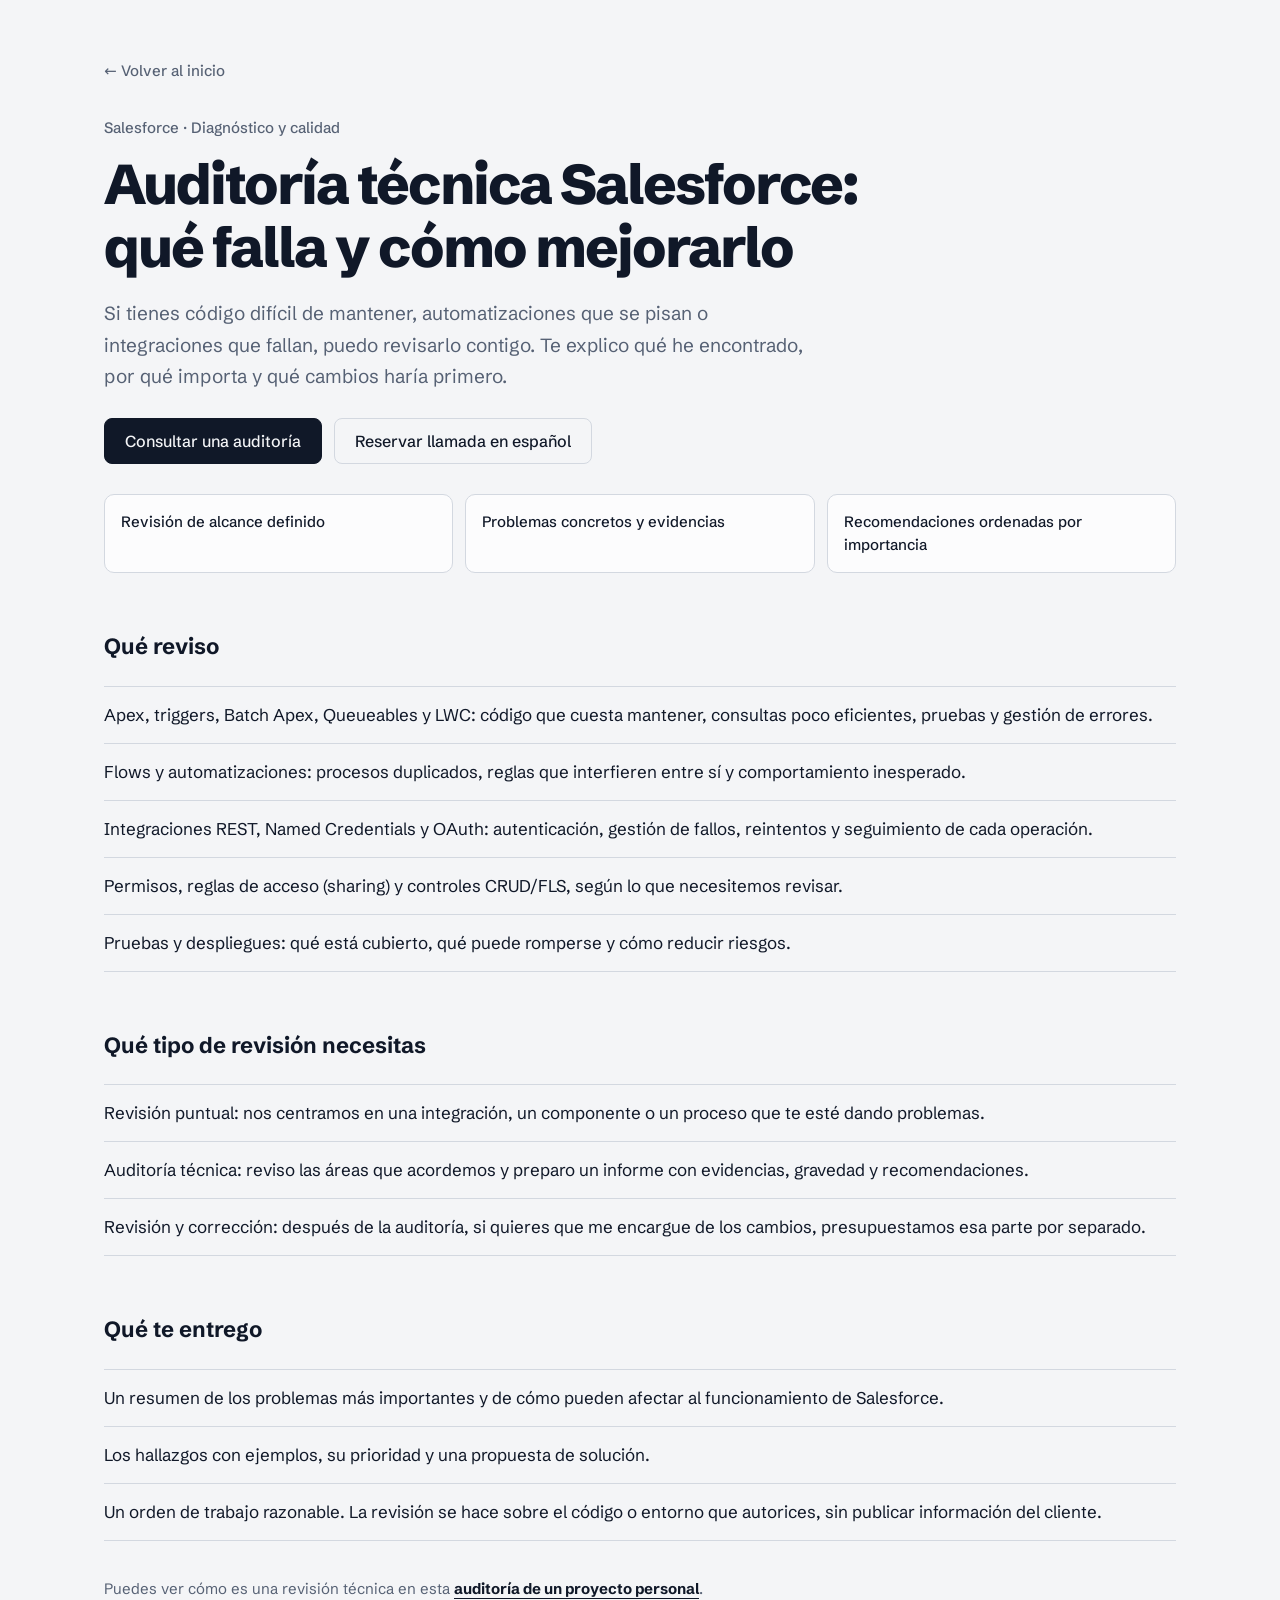
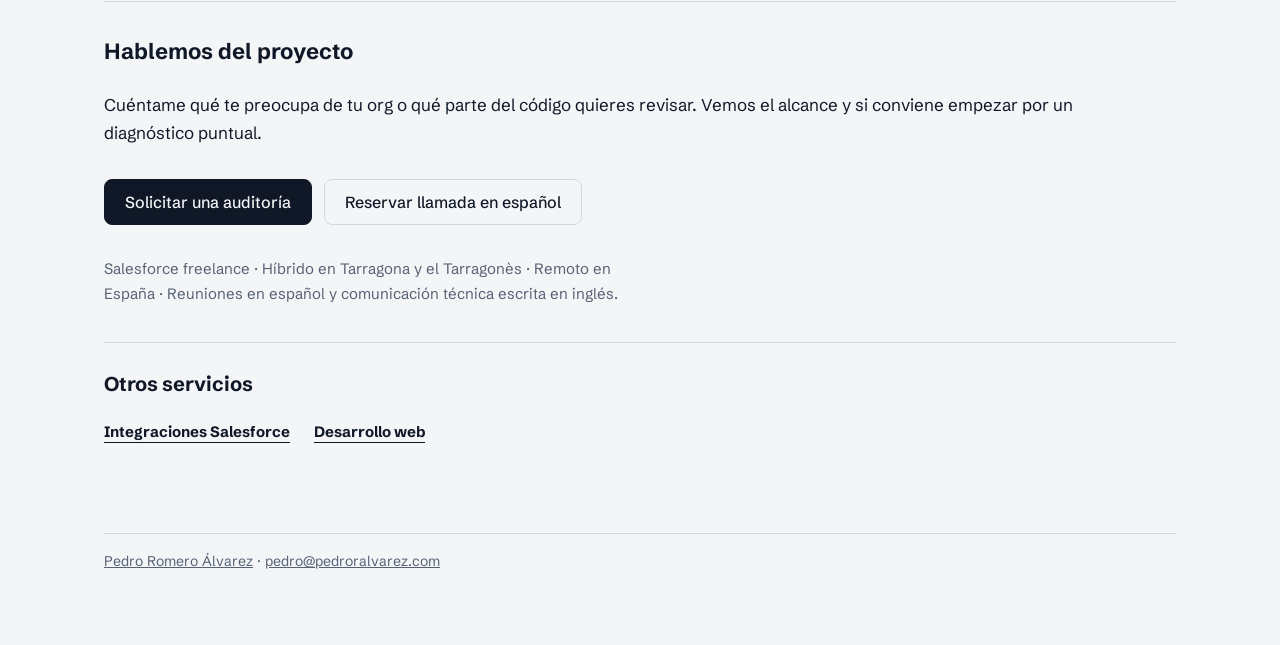
<file: public/auditoria-salesforce/index.html>
<!doctype html>
<html lang="es">
<head>
  <meta charset="utf-8" />
  <meta name="viewport" content="width=device-width, initial-scale=1" />
  <title>Auditoría técnica Salesforce | Apex, Flow e integraciones | Pedro Romero</title>
  <meta name="description" content="Auditorías Salesforce de Apex, LWC, Flow, integraciones y permisos. Te explico qué problemas encuentro, su impacto y qué conviene corregir primero." />
  <meta name="theme-color" content="#f4f5f7" />
  <link rel="icon" href="/favicon.svg" type="image/svg+xml" />
  <link rel="canonical" href="https://www.pedroralvarez.com/auditoria-salesforce/" />
  <meta property="og:type" content="website" />
  <meta property="og:locale" content="es_ES" />
  <meta property="og:title" content="Auditoría técnica Salesforce | Apex, Flow e integraciones | Pedro Romero" />
  <meta property="og:description" content="Auditorías Salesforce de Apex, LWC, Flow, integraciones y permisos. Te explico qué problemas encuentro, su impacto y qué conviene corregir primero." />
  <meta property="og:url" content="https://www.pedroralvarez.com/auditoria-salesforce/" />
  <meta property="og:image" content="https://www.pedroralvarez.com/og.png" />
  <meta name="twitter:card" content="summary_large_image" />
  <script type="application/ld+json">
    {"@context":"https://schema.org","@type":"BreadcrumbList","itemListElement":[{"@type":"ListItem","position":1,"name":"Inicio","item":"https://www.pedroralvarez.com/"},{"@type":"ListItem","position":2,"name":"Auditoría técnica Salesforce: qué falla y cómo mejorarlo","item":"https://www.pedroralvarez.com/auditoria-salesforce/"}]}
  </script>
  <script src="../theme.js"></script>
  <link rel="stylesheet" href="../styles.css" />
  <link rel="stylesheet" href="../caso/caso.css" />
</head>
<body>
<a class="skip" href="#main">Saltar al contenido</a>
<main id="main" class="wrap caso service-page" tabindex="-1">
  <a class="caso-back" href="/">← Volver al inicio</a>
  <p class="eyebrow">Salesforce · Diagnóstico y calidad</p>
  <h1>Auditoría técnica Salesforce: qué falla y cómo mejorarlo</h1>
  <p class="lead">Si tienes código difícil de mantener, automatizaciones que se pisan o integraciones que fallan, puedo revisarlo contigo. Te explico qué he encontrado, por qué importa y qué cambios haría primero.</p>
  <div class="actions service-page-actions">
    <a class="btn btn-primary" href="mailto:pedro@pedroralvarez.com?subject=Auditor%C3%ADa%20t%C3%A9cnica%20Salesforce">Consultar una auditoría</a>
    <a class="btn btn-quiet" href="https://cal.com/pedro-romero-alvarez/30min" rel="noopener noreferrer">Reservar llamada en español</a>
  </div>
  <ul class="service-page-facts" aria-label="Aspectos clave del servicio">
    <li>Revisión de alcance definido</li>
    <li>Problemas concretos y evidencias</li>
    <li>Recomendaciones ordenadas por importancia</li>
  </ul>
  <section>
    <h2>Qué reviso</h2>
    <ul>
      <li>Apex, triggers, Batch Apex, Queueables y LWC: código que cuesta mantener, consultas poco eficientes, pruebas y gestión de errores.</li>
      <li>Flows y automatizaciones: procesos duplicados, reglas que interfieren entre sí y comportamiento inesperado.</li>
      <li>Integraciones REST, Named Credentials y OAuth: autenticación, gestión de fallos, reintentos y seguimiento de cada operación.</li>
      <li>Permisos, reglas de acceso (sharing) y controles CRUD/FLS, según lo que necesitemos revisar.</li>
      <li>Pruebas y despliegues: qué está cubierto, qué puede romperse y cómo reducir riesgos.</li>
    </ul>
  </section>
  <section>
    <h2>Qué tipo de revisión necesitas</h2>
    <ul>
      <li>Revisión puntual: nos centramos en una integración, un componente o un proceso que te esté dando problemas.</li>
      <li>Auditoría técnica: reviso las áreas que acordemos y preparo un informe con evidencias, gravedad y recomendaciones.</li>
      <li>Revisión y corrección: después de la auditoría, si quieres que me encargue de los cambios, presupuestamos esa parte por separado.</li>
    </ul>
  </section>
  <section>
    <h2>Qué te entrego</h2>
    <ul>
      <li>Un resumen de los problemas más importantes y de cómo pueden afectar al funcionamiento de Salesforce.</li>
      <li>Los hallazgos con ejemplos, su prioridad y una propuesta de solución.</li>
      <li>Un orden de trabajo razonable. La revisión se hace sobre el código o entorno que autorices, sin publicar información del cliente.</li>
    </ul>
  </section>
  <p class="related-case">Puedes ver cómo es una revisión técnica en esta <a href="/caso/auditoria-candidaturas/">auditoría de un proyecto personal</a>.</p>
  <section class="service-page-cta">
    <h2>Hablemos del proyecto</h2>
    <p>Cuéntame qué te preocupa de tu org o qué parte del código quieres revisar. Vemos el alcance y si conviene empezar por un diagnóstico puntual.</p>
    <div class="actions">
      <a class="btn btn-primary" href="mailto:pedro@pedroralvarez.com?subject=Solicitar%20una%20auditor%C3%ADa">Solicitar una auditoría</a>
      <a class="btn btn-quiet" href="https://cal.com/pedro-romero-alvarez/30min" rel="noopener noreferrer">Reservar llamada en español</a>
    </div>
    <p class="contact-note">Salesforce freelance · Híbrido en Tarragona y el Tarragonès · Remoto en España · Reuniones en español y comunicación técnica escrita en inglés.</p>
  </section>
  <aside class="service-related" aria-label="Otros servicios">
    <h2>Otros servicios</h2>
    <nav aria-label="Más servicios"><a href="/integraciones-salesforce/">Integraciones Salesforce</a>
      <a href="/paginas-web/">Desarrollo web</a></nav>
  </aside>
  <footer><a href="/">Pedro Romero Álvarez</a> · <a href="mailto:pedro@pedroralvarez.com">pedro@pedroralvarez.com</a></footer>
</main>
</body>
</html>
</file>
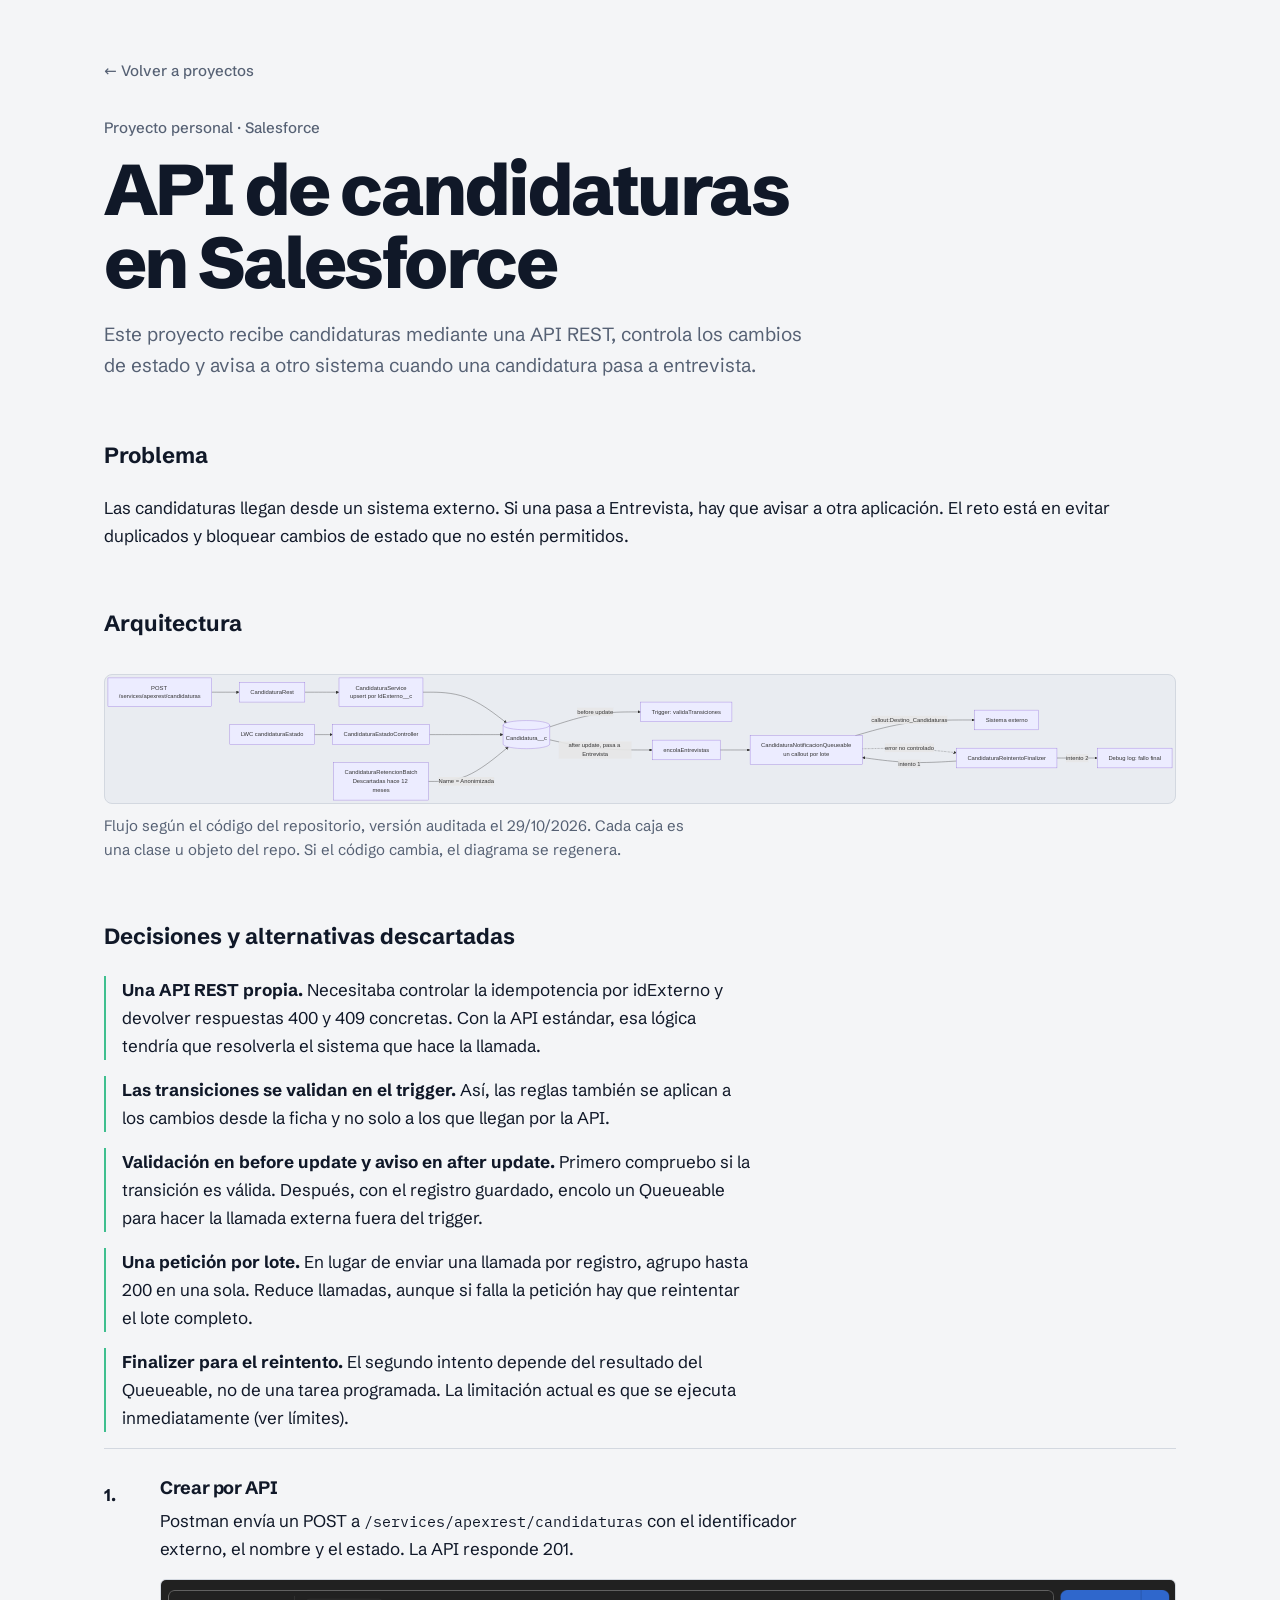
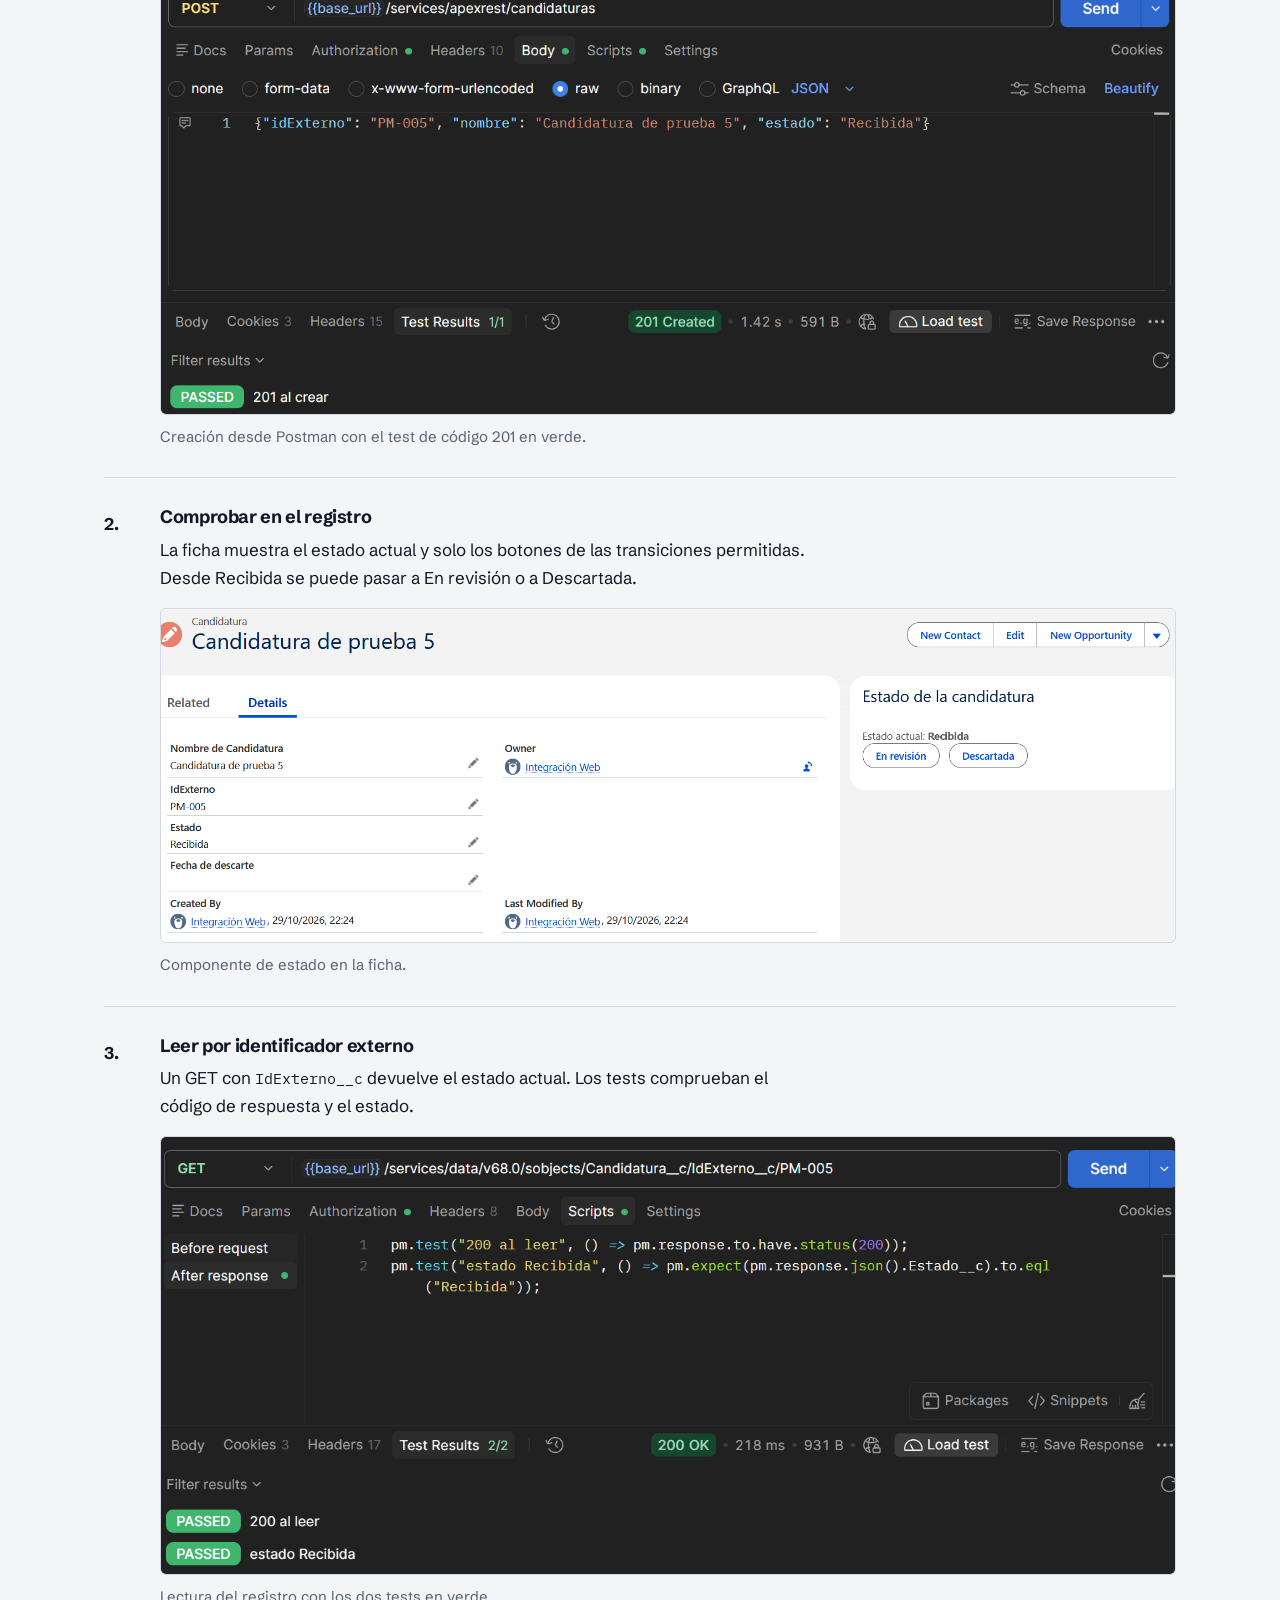
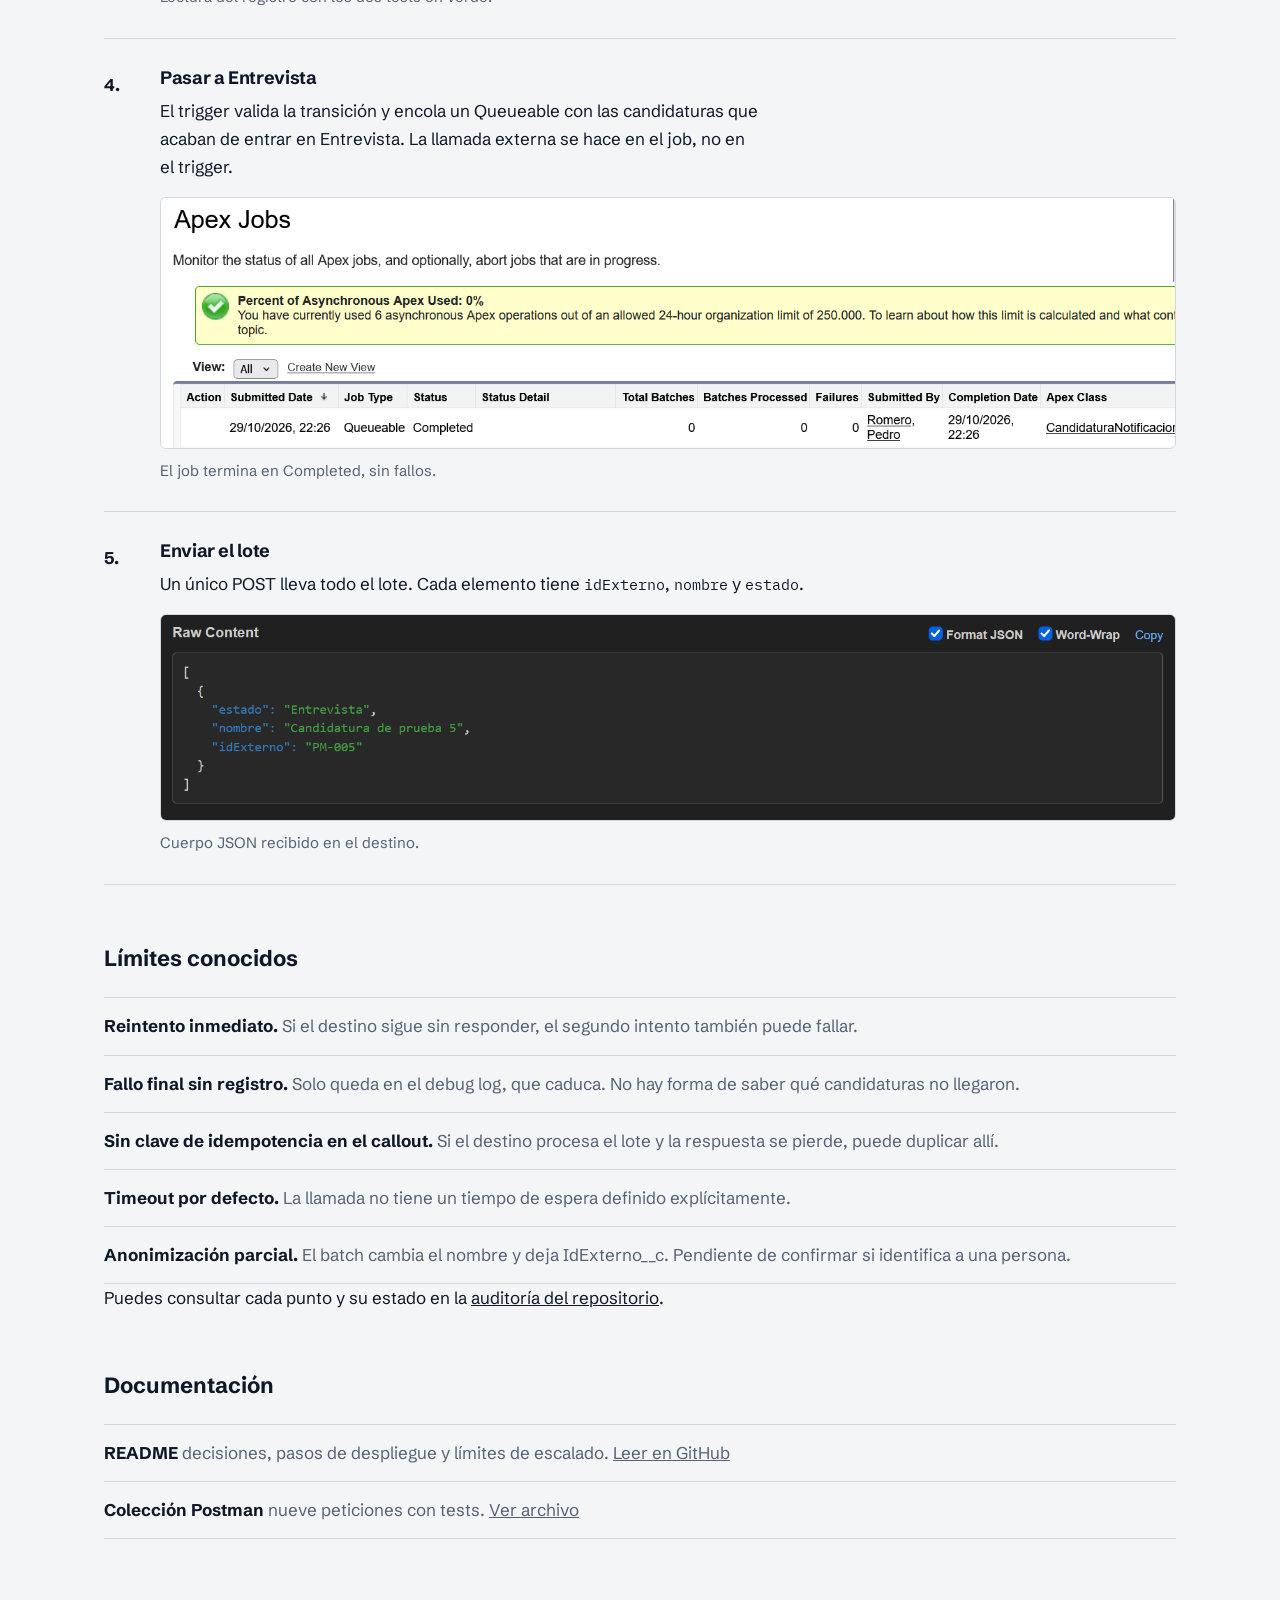
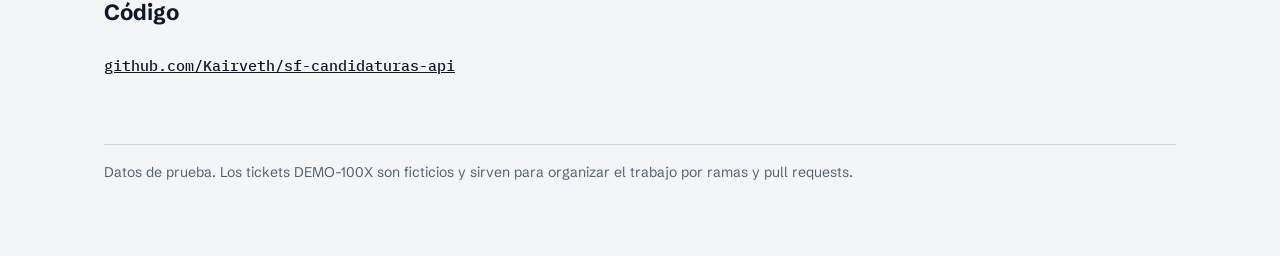
<file: public/caso/index.html>
<!doctype html>
<html lang="es">
<head>
  <meta charset="utf-8" />
  <meta name="viewport" content="width=device-width, initial-scale=1" />
  <title>API de candidaturas en Salesforce · Caso técnico · Pedro Romero Álvarez</title>
  <meta name="description" content="Caso técnico: API REST de candidaturas en Salesforce con validación de estados y envío de lotes a un sistema externo." />
  <meta name="theme-color" content="#f4f5f7" />
  <link rel="icon" href="/favicon.svg" type="image/svg+xml" />
  <link rel="canonical" href="https://www.pedroralvarez.com/caso/" />
  <meta property="og:type" content="article" />
  <meta property="og:locale" content="es_ES" />
  <meta property="og:title" content="API de candidaturas en Salesforce · Caso técnico · Pedro Romero Álvarez" />
  <meta property="og:description" content="Caso técnico: API REST de candidaturas en Salesforce con validación de estados y envío de lotes a un sistema externo." />
  <meta property="og:url" content="https://www.pedroralvarez.com/caso/" />
  <meta property="og:image" content="https://www.pedroralvarez.com/og.png" />
  <meta name="twitter:card" content="summary_large_image" />
  <script type="application/ld+json">
    {"@context":"https://schema.org","@type":"BreadcrumbList","itemListElement":[{"@type":"ListItem","position":1,"name":"Inicio","item":"https://www.pedroralvarez.com/"},{"@type":"ListItem","position":2,"name":"API de candidaturas en Salesforce","item":"https://www.pedroralvarez.com/caso/"}]}
  </script>
  <script src="../theme.js"></script>
  <link rel="stylesheet" href="../styles.css" />
  <link rel="stylesheet" href="caso.css" />
</head>
<body>
<main class="wrap caso">
  <a class="caso-back" href="../#portfolio">← Volver a proyectos</a>

  <p class="eyebrow">Proyecto personal · Salesforce</p>
  <h1 class="vt-candidaturas">API de candidaturas en Salesforce</h1>
  <p class="lead">Este proyecto recibe candidaturas mediante una API REST, controla los cambios de estado y avisa a otro sistema cuando una candidatura pasa a entrevista.</p>

  <h2>Problema</h2>
  <p>Las candidaturas llegan desde un sistema externo. Si una pasa a Entrevista, hay que avisar a otra aplicación. El reto está en evitar duplicados y bloquear cambios de estado que no estén permitidos.</p>

  <h2>Arquitectura</h2>
  <figure>
    <img src="../assets/diagrama-candidaturas.svg" alt="Diagrama del flujo: entrada REST, upsert por IdExterno, trigger de transiciones, Queueable de notificación con reintento, sistema externo, LWC de estado y batch de retención" />
    <figcaption>Flujo según el código del repositorio, versión auditada el 29/10/2026. Cada caja es una clase u objeto del repo. Si el código cambia, el diagrama se regenera.</figcaption>
  </figure>

  <h2>Decisiones y alternativas descartadas</h2>
  <div class="decisiones">
    <p><strong>Una API REST propia.</strong> Necesitaba controlar la idempotencia por idExterno y devolver respuestas 400 y 409 concretas. Con la API estándar, esa lógica tendría que resolverla el sistema que hace la llamada.</p>
    <p><strong>Las transiciones se validan en el trigger.</strong> Así, las reglas también se aplican a los cambios desde la ficha y no solo a los que llegan por la API.</p>
    <p><strong>Validación en before update y aviso en after update.</strong> Primero compruebo si la transición es válida. Después, con el registro guardado, encolo un Queueable para hacer la llamada externa fuera del trigger.</p>
    <p><strong>Una petición por lote.</strong> En lugar de enviar una llamada por registro, agrupo hasta 200 en una sola. Reduce llamadas, aunque si falla la petición hay que reintentar el lote completo.</p>
    <p><strong>Finalizer para el reintento.</strong> El segundo intento depende del resultado del Queueable, no de una tarea programada. La limitación actual es que se ejecuta inmediatamente (ver límites).</p>
  </div>

  <ol>
    <li>
      <div>
        <h3>Crear por API</h3>
        <p>Postman envía un POST a <code>/services/apexrest/candidaturas</code> con el identificador externo, el nombre y el estado. La API responde 201.</p>
        <figure>
          <img src="../assets/mini-crm/postman-post.png" alt="Petición POST en Postman con respuesta 201 y test en verde" loading="lazy" />
          <figcaption>Creación desde Postman con el test de código 201 en verde.</figcaption>
        </figure>
      </div>
    </li>
    <li>
      <div>
        <h3>Comprobar en el registro</h3>
        <p>La ficha muestra el estado actual y solo los botones de las transiciones permitidas. Desde Recibida se puede pasar a En revisión o a Descartada.</p>
        <figure>
          <img src="../assets/mini-crm/record.png" alt="Ficha de Candidatura de prueba 5 en estado Recibida con botones de transición" loading="lazy" />
          <figcaption>Componente de estado en la ficha.</figcaption>
        </figure>
      </div>
    </li>
    <li>
      <div>
        <h3>Leer por identificador externo</h3>
        <p>Un GET con <code>IdExterno__c</code> devuelve el estado actual. Los tests comprueban el código de respuesta y el estado.</p>
        <figure>
          <img src="../assets/mini-crm/postman-get.png" alt="Petición GET en Postman con dos tests en verde" loading="lazy" />
          <figcaption>Lectura del registro con los dos tests en verde.</figcaption>
        </figure>
      </div>
    </li>
    <li>
      <div>
        <h3>Pasar a Entrevista</h3>
        <p>El trigger valida la transición y encola un Queueable con las candidaturas que acaban de entrar en Entrevista. La llamada externa se hace en el job, no en el trigger.</p>
        <figure>
          <img src="../assets/mini-crm/apex-jobs.png" alt="Apex Jobs con CandidaturaNotificacionQueueable en estado Completed y cero fallos" loading="lazy" />
          <figcaption>El job termina en Completed, sin fallos.</figcaption>
        </figure>
      </div>
    </li>
    <li>
      <div>
        <h3>Enviar el lote</h3>
        <p>Un único POST lleva todo el lote. Cada elemento tiene <code>idExterno</code>, <code>nombre</code> y <code>estado</code>.</p>
        <figure>
          <img src="../assets/mini-crm/payload.png" alt="Cuerpo JSON de la petición con estado Entrevista, nombre e identificador externo" loading="lazy" />
          <figcaption>Cuerpo JSON recibido en el destino.</figcaption>
        </figure>
      </div>
    </li>
  </ol>

  <h2>Límites conocidos</h2>
  <ul>
    <li><strong>Reintento inmediato.</strong> <span>Si el destino sigue sin responder, el segundo intento también puede fallar.</span></li>
    <li><strong>Fallo final sin registro.</strong> <span>Solo queda en el debug log, que caduca. No hay forma de saber qué candidaturas no llegaron.</span></li>
    <li><strong>Sin clave de idempotencia en el callout.</strong> <span>Si el destino procesa el lote y la respuesta se pierde, puede duplicar allí.</span></li>
    <li><strong>Timeout por defecto.</strong> <span>La llamada no tiene un tiempo de espera definido explícitamente.</span></li>
    <li><strong>Anonimización parcial.</strong> <span>El batch cambia el nombre y deja IdExterno__c. Pendiente de confirmar si identifica a una persona.</span></li>
  </ul>
  <p>Puedes consultar cada punto y su estado en la <a href="auditoria-candidaturas/">auditoría del repositorio</a>.</p>

  <h2>Documentación</h2>
  <ul>
    <li><strong>README</strong> <span>decisiones, pasos de despliegue y límites de escalado. <a href="https://github.com/Kairveth/sf-candidaturas-api/blob/main/README.md" rel="noopener noreferrer">Leer en GitHub</a></span></li>
    <li><strong>Colección Postman</strong> <span>nueve peticiones con tests. <a href="https://github.com/Kairveth/sf-candidaturas-api/blob/main/postman/candidaturas.postman_collection.json" rel="noopener noreferrer">Ver archivo</a></span></li>
  </ul>

  <h2>Código</h2>
  <p><a class="repo" href="https://github.com/Kairveth/sf-candidaturas-api" rel="noopener noreferrer">github.com/Kairveth/sf-candidaturas-api</a></p>

  <footer>
    Datos de prueba. Los tickets DEMO-100X son ficticios y sirven para organizar el trabajo por ramas y pull requests.
  </footer>
</main>

</body>
</html>
</file>
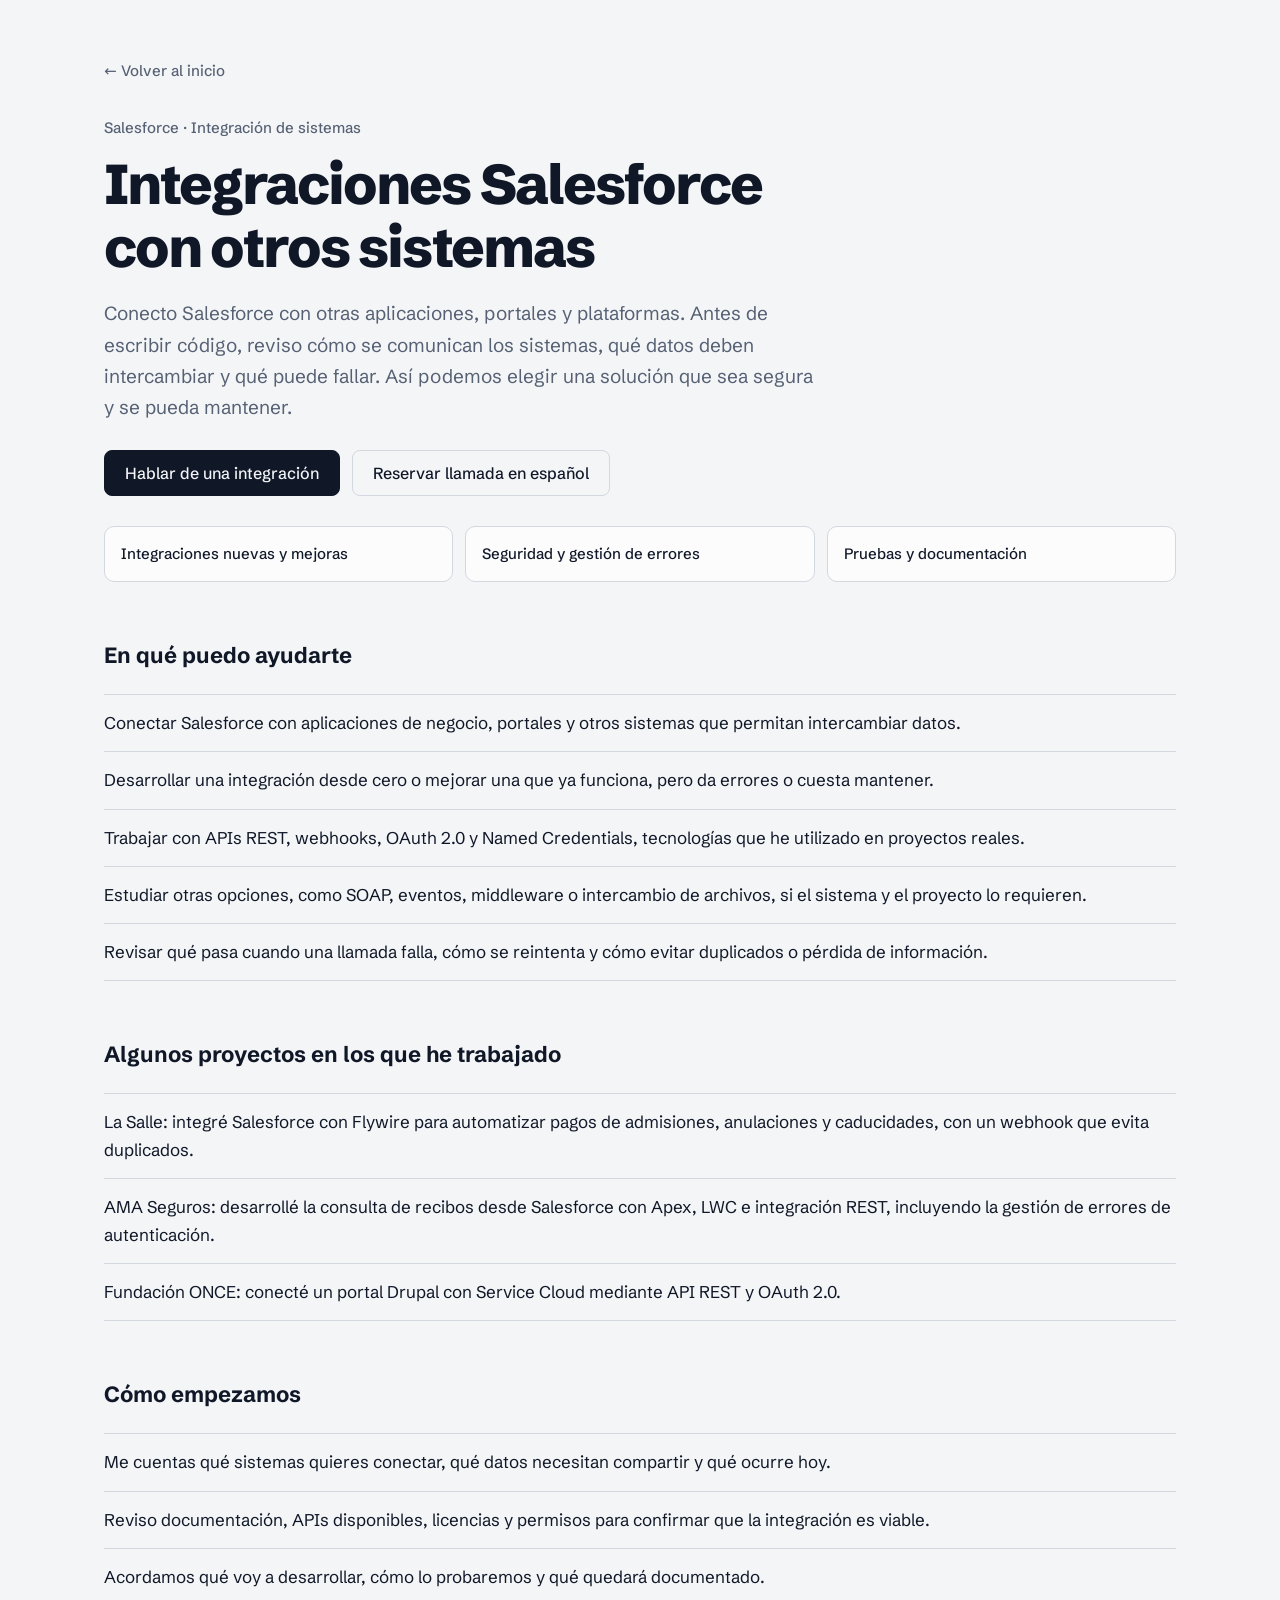
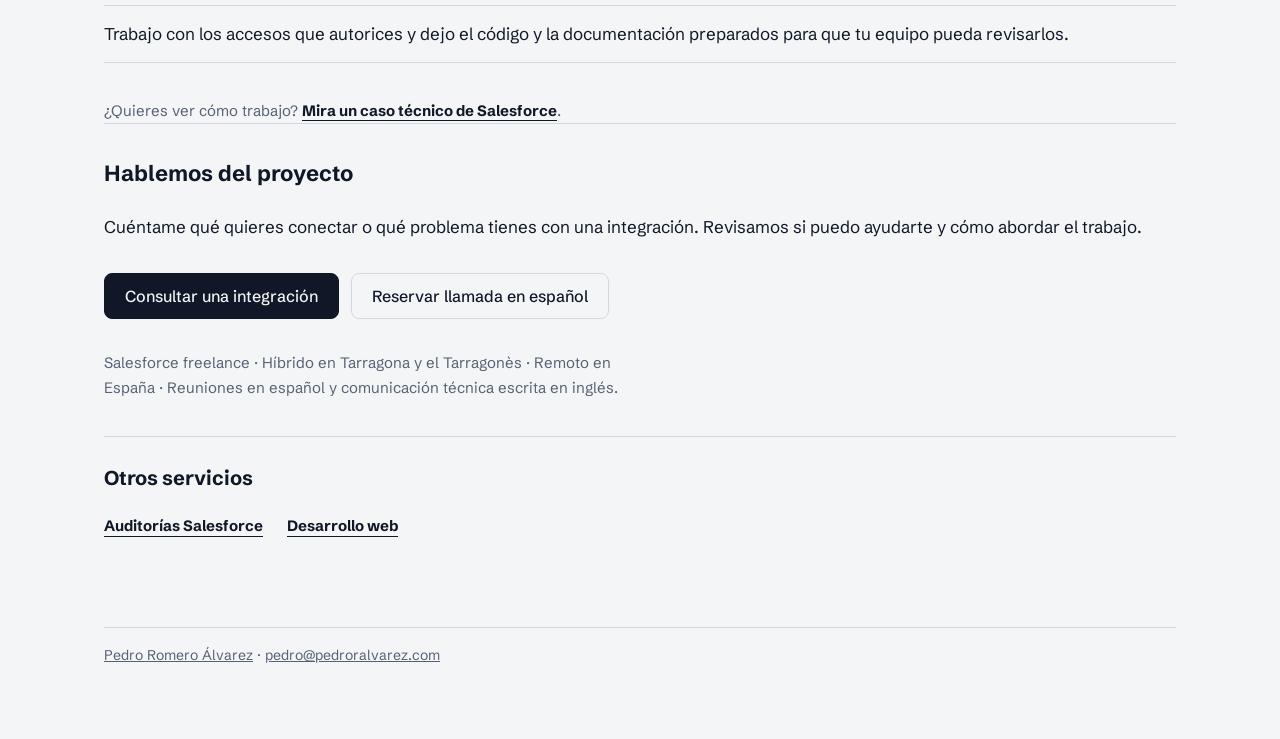
<file: public/integraciones-salesforce/index.html>
<!doctype html>
<html lang="es">
<head>
  <meta charset="utf-8" />
  <meta name="viewport" content="width=device-width, initial-scale=1" />
  <title>Integraciones Salesforce con otros sistemas | Pedro Romero</title>
  <meta name="description" content="Conecto Salesforce con otras aplicaciones y plataformas. Reviso las APIs, la seguridad y los requisitos antes de diseñar cada integración." />
  <meta name="theme-color" content="#f4f5f7" />
  <link rel="icon" href="/favicon.svg" type="image/svg+xml" />
  <link rel="canonical" href="https://www.pedroralvarez.com/integraciones-salesforce/" />
  <meta property="og:type" content="website" />
  <meta property="og:locale" content="es_ES" />
  <meta property="og:title" content="Integraciones Salesforce con otros sistemas | Pedro Romero" />
  <meta property="og:description" content="Conecto Salesforce con otras aplicaciones y plataformas. Reviso las APIs, la seguridad y los requisitos antes de diseñar cada integración." />
  <meta property="og:url" content="https://www.pedroralvarez.com/integraciones-salesforce/" />
  <meta property="og:image" content="https://www.pedroralvarez.com/og.png" />
  <meta name="twitter:card" content="summary_large_image" />
  <script type="application/ld+json">
    {"@context":"https://schema.org","@type":"BreadcrumbList","itemListElement":[{"@type":"ListItem","position":1,"name":"Inicio","item":"https://www.pedroralvarez.com/"},{"@type":"ListItem","position":2,"name":"Integraciones Salesforce con otros sistemas","item":"https://www.pedroralvarez.com/integraciones-salesforce/"}]}
  </script>
  <script src="../theme.js"></script>
  <link rel="stylesheet" href="../styles.css" />
  <link rel="stylesheet" href="../caso/caso.css" />
</head>
<body>
<a class="skip" href="#main">Saltar al contenido</a>
<main id="main" class="wrap caso service-page" tabindex="-1">
  <a class="caso-back" href="/">← Volver al inicio</a>
  <p class="eyebrow">Salesforce · Integración de sistemas</p>
  <h1>Integraciones Salesforce con otros sistemas</h1>
  <p class="lead">Conecto Salesforce con otras aplicaciones, portales y plataformas. Antes de escribir código, reviso cómo se comunican los sistemas, qué datos deben intercambiar y qué puede fallar. Así podemos elegir una solución que sea segura y se pueda mantener.</p>
  <div class="actions service-page-actions">
    <a class="btn btn-primary" href="mailto:pedro@pedroralvarez.com?subject=Integraci%C3%B3n%20Salesforce">Hablar de una integración</a>
    <a class="btn btn-quiet" href="https://cal.com/pedro-romero-alvarez/30min" rel="noopener noreferrer">Reservar llamada en español</a>
  </div>
  <ul class="service-page-facts" aria-label="Aspectos clave del servicio">
    <li>Integraciones nuevas y mejoras</li>
    <li>Seguridad y gestión de errores</li>
    <li>Pruebas y documentación</li>
  </ul>
  <section>
    <h2>En qué puedo ayudarte</h2>
    <ul>
      <li>Conectar Salesforce con aplicaciones de negocio, portales y otros sistemas que permitan intercambiar datos.</li>
      <li>Desarrollar una integración desde cero o mejorar una que ya funciona, pero da errores o cuesta mantener.</li>
      <li>Trabajar con APIs REST, webhooks, OAuth 2.0 y Named Credentials, tecnologías que he utilizado en proyectos reales.</li>
      <li>Estudiar otras opciones, como SOAP, eventos, middleware o intercambio de archivos, si el sistema y el proyecto lo requieren.</li>
      <li>Revisar qué pasa cuando una llamada falla, cómo se reintenta y cómo evitar duplicados o pérdida de información.</li>
    </ul>
  </section>
  <section>
    <h2>Algunos proyectos en los que he trabajado</h2>
    <ul>
      <li>La Salle: integré Salesforce con Flywire para automatizar pagos de admisiones, anulaciones y caducidades, con un webhook que evita duplicados.</li>
      <li>AMA Seguros: desarrollé la consulta de recibos desde Salesforce con Apex, LWC e integración REST, incluyendo la gestión de errores de autenticación.</li>
      <li>Fundación ONCE: conecté un portal Drupal con Service Cloud mediante API REST y OAuth 2.0.</li>
    </ul>
  </section>
  <section>
    <h2>Cómo empezamos</h2>
    <ul>
      <li>Me cuentas qué sistemas quieres conectar, qué datos necesitan compartir y qué ocurre hoy.</li>
      <li>Reviso documentación, APIs disponibles, licencias y permisos para confirmar que la integración es viable.</li>
      <li>Acordamos qué voy a desarrollar, cómo lo probaremos y qué quedará documentado.</li>
      <li>Trabajo con los accesos que autorices y dejo el código y la documentación preparados para que tu equipo pueda revisarlos.</li>
    </ul>
  </section>
  <p class="related-case">¿Quieres ver cómo trabajo? <a href="/caso/">Mira un caso técnico de Salesforce</a>.</p>
  <section class="service-page-cta">
    <h2>Hablemos del proyecto</h2>
    <p>Cuéntame qué quieres conectar o qué problema tienes con una integración. Revisamos si puedo ayudarte y cómo abordar el trabajo.</p>
    <div class="actions">
      <a class="btn btn-primary" href="mailto:pedro@pedroralvarez.com?subject=Consultar%20una%20integraci%C3%B3n">Consultar una integración</a>
      <a class="btn btn-quiet" href="https://cal.com/pedro-romero-alvarez/30min" rel="noopener noreferrer">Reservar llamada en español</a>
    </div>
    <p class="contact-note">Salesforce freelance · Híbrido en Tarragona y el Tarragonès · Remoto en España · Reuniones en español y comunicación técnica escrita en inglés.</p>
  </section>
  <aside class="service-related" aria-label="Otros servicios">
    <h2>Otros servicios</h2>
    <nav aria-label="Más servicios"><a href="/auditoria-salesforce/">Auditorías Salesforce</a>
      <a href="/paginas-web/">Desarrollo web</a></nav>
  </aside>
  <footer><a href="/">Pedro Romero Álvarez</a> · <a href="mailto:pedro@pedroralvarez.com">pedro@pedroralvarez.com</a></footer>
</main>
</body>
</html>
</file>
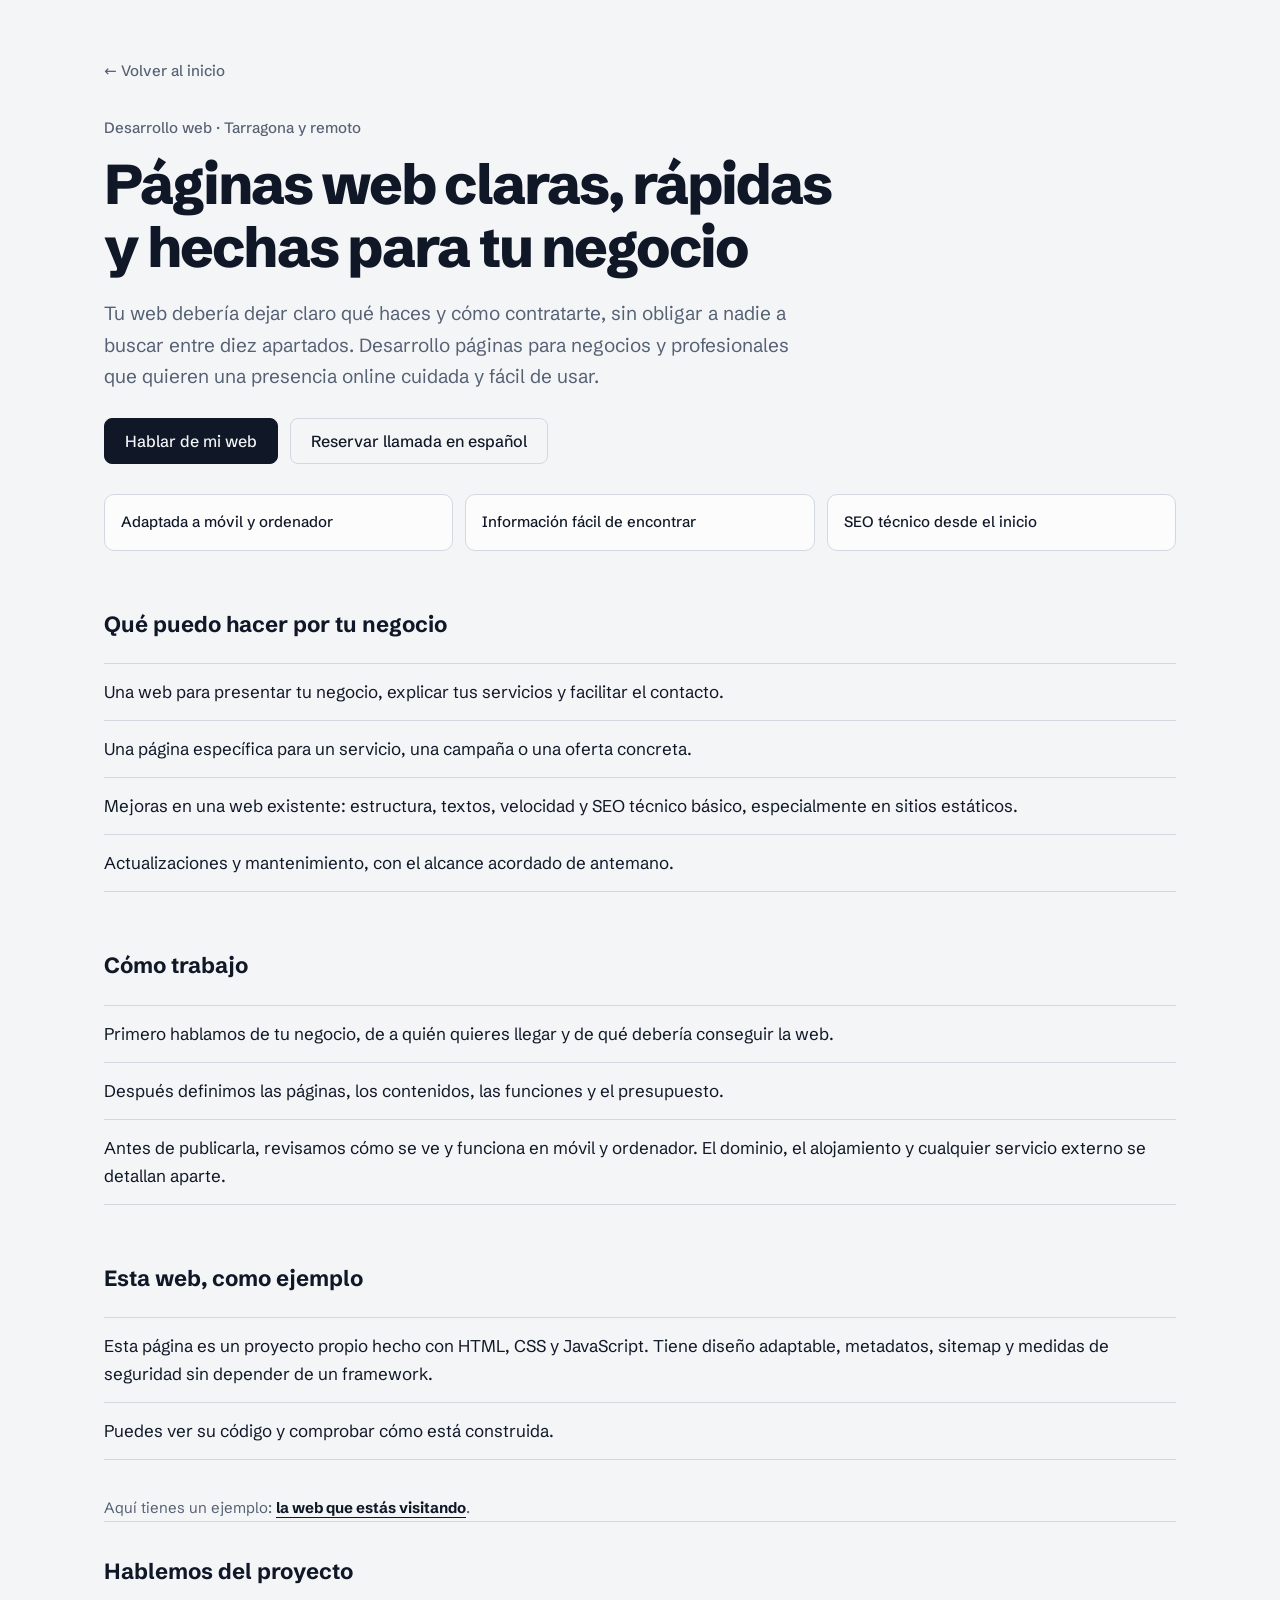
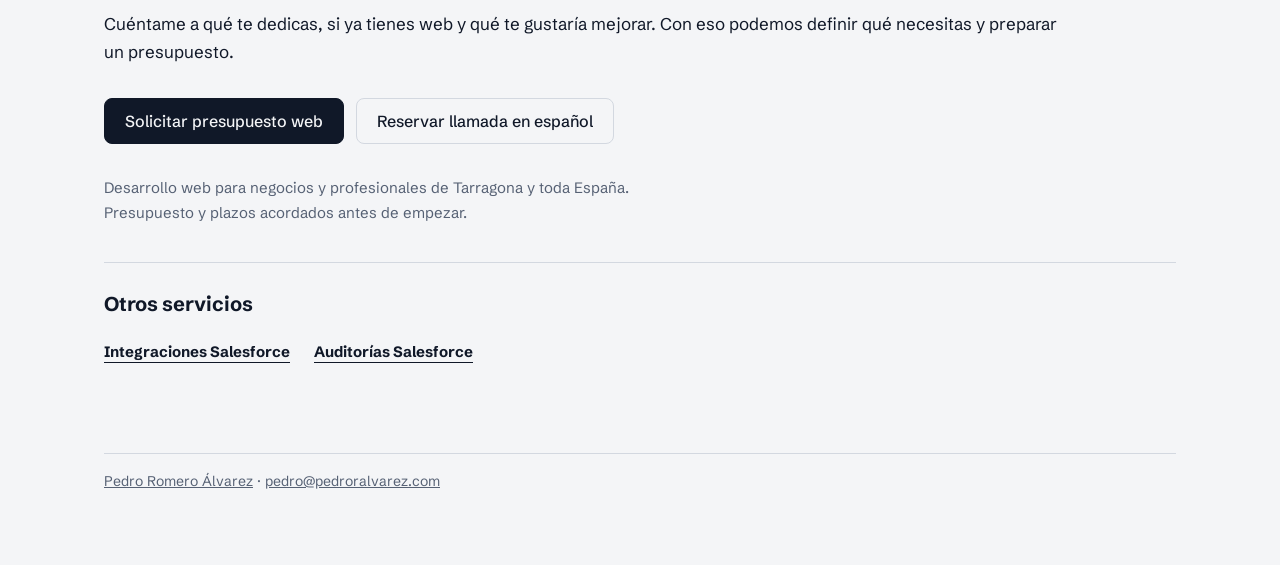
<file: public/paginas-web/index.html>
<!doctype html>
<html lang="es">
<head>
  <meta charset="utf-8" />
  <meta name="viewport" content="width=device-width, initial-scale=1" />
  <title>Desarrollo de páginas web en Tarragona | Pedro Romero</title>
  <meta name="description" content="Desarrollo páginas web para negocios y profesionales de Tarragona, adaptadas a móvil y pensadas para mostrar tus servicios y facilitar el contacto." />
  <meta name="theme-color" content="#f4f5f7" />
  <link rel="icon" href="/favicon.svg" type="image/svg+xml" />
  <link rel="canonical" href="https://www.pedroralvarez.com/paginas-web/" />
  <meta property="og:type" content="website" />
  <meta property="og:locale" content="es_ES" />
  <meta property="og:title" content="Desarrollo de páginas web en Tarragona | Pedro Romero" />
  <meta property="og:description" content="Desarrollo páginas web para negocios y profesionales de Tarragona, adaptadas a móvil y pensadas para mostrar tus servicios y facilitar el contacto." />
  <meta property="og:url" content="https://www.pedroralvarez.com/paginas-web/" />
  <meta property="og:image" content="https://www.pedroralvarez.com/og.png" />
  <meta name="twitter:card" content="summary_large_image" />
  <script type="application/ld+json">
    {"@context":"https://schema.org","@type":"BreadcrumbList","itemListElement":[{"@type":"ListItem","position":1,"name":"Inicio","item":"https://www.pedroralvarez.com/"},{"@type":"ListItem","position":2,"name":"Páginas web claras, rápidas y hechas para tu negocio","item":"https://www.pedroralvarez.com/paginas-web/"}]}
  </script>
  <script src="../theme.js"></script>
  <link rel="stylesheet" href="../styles.css" />
  <link rel="stylesheet" href="../caso/caso.css" />
</head>
<body>
<a class="skip" href="#main">Saltar al contenido</a>
<main id="main" class="wrap caso service-page" tabindex="-1">
  <a class="caso-back" href="/">← Volver al inicio</a>
  <p class="eyebrow">Desarrollo web · Tarragona y remoto</p>
  <h1>Páginas web claras, rápidas y hechas para tu negocio</h1>
  <p class="lead">Tu web debería dejar claro qué haces y cómo contratarte, sin obligar a nadie a buscar entre diez apartados. Desarrollo páginas para negocios y profesionales que quieren una presencia online cuidada y fácil de usar.</p>
  <div class="actions service-page-actions">
    <a class="btn btn-primary" href="mailto:pedro@pedroralvarez.com?subject=Desarrollo%20p%C3%A1gina%20web">Hablar de mi web</a>
    <a class="btn btn-quiet" href="https://cal.com/pedro-romero-alvarez/30min" rel="noopener noreferrer">Reservar llamada en español</a>
  </div>
  <ul class="service-page-facts" aria-label="Aspectos clave del servicio">
    <li>Adaptada a móvil y ordenador</li>
    <li>Información fácil de encontrar</li>
    <li>SEO técnico desde el inicio</li>
  </ul>
  <section>
    <h2>Qué puedo hacer por tu negocio</h2>
    <ul>
      <li>Una web para presentar tu negocio, explicar tus servicios y facilitar el contacto.</li>
      <li>Una página específica para un servicio, una campaña o una oferta concreta.</li>
      <li>Mejoras en una web existente: estructura, textos, velocidad y SEO técnico básico, especialmente en sitios estáticos.</li>
      <li>Actualizaciones y mantenimiento, con el alcance acordado de antemano.</li>
    </ul>
  </section>
  <section>
    <h2>Cómo trabajo</h2>
    <ul>
      <li>Primero hablamos de tu negocio, de a quién quieres llegar y de qué debería conseguir la web.</li>
      <li>Después definimos las páginas, los contenidos, las funciones y el presupuesto.</li>
      <li>Antes de publicarla, revisamos cómo se ve y funciona en móvil y ordenador. El dominio, el alojamiento y cualquier servicio externo se detallan aparte.</li>
    </ul>
  </section>
  <section>
    <h2>Esta web, como ejemplo</h2>
    <ul>
      <li>Esta página es un proyecto propio hecho con HTML, CSS y JavaScript. Tiene diseño adaptable, metadatos, sitemap y medidas de seguridad sin depender de un framework.</li>
      <li>Puedes ver su código y comprobar cómo está construida.</li>
    </ul>
  </section>
  <p class="related-case">Aquí tienes un ejemplo: <a href="/">la web que estás visitando</a>.</p>
  <section class="service-page-cta">
    <h2>Hablemos del proyecto</h2>
    <p>Cuéntame a qué te dedicas, si ya tienes web y qué te gustaría mejorar. Con eso podemos definir qué necesitas y preparar un presupuesto.</p>
    <div class="actions">
      <a class="btn btn-primary" href="mailto:pedro@pedroralvarez.com?subject=Consultar%20mi%20web">Solicitar presupuesto web</a>
      <a class="btn btn-quiet" href="https://cal.com/pedro-romero-alvarez/30min" rel="noopener noreferrer">Reservar llamada en español</a>
    </div>
    <p class="contact-note">Desarrollo web para negocios y profesionales de Tarragona y toda España. Presupuesto y plazos acordados antes de empezar.</p>
  </section>
  <aside class="service-related" aria-label="Otros servicios">
    <h2>Otros servicios</h2>
    <nav aria-label="Más servicios"><a href="/integraciones-salesforce/">Integraciones Salesforce</a>
      <a href="/auditoria-salesforce/">Auditorías Salesforce</a></nav>
  </aside>
  <footer><a href="/">Pedro Romero Álvarez</a> · <a href="mailto:pedro@pedroralvarez.com">pedro@pedroralvarez.com</a></footer>
</main>
</body>
</html>
</file>
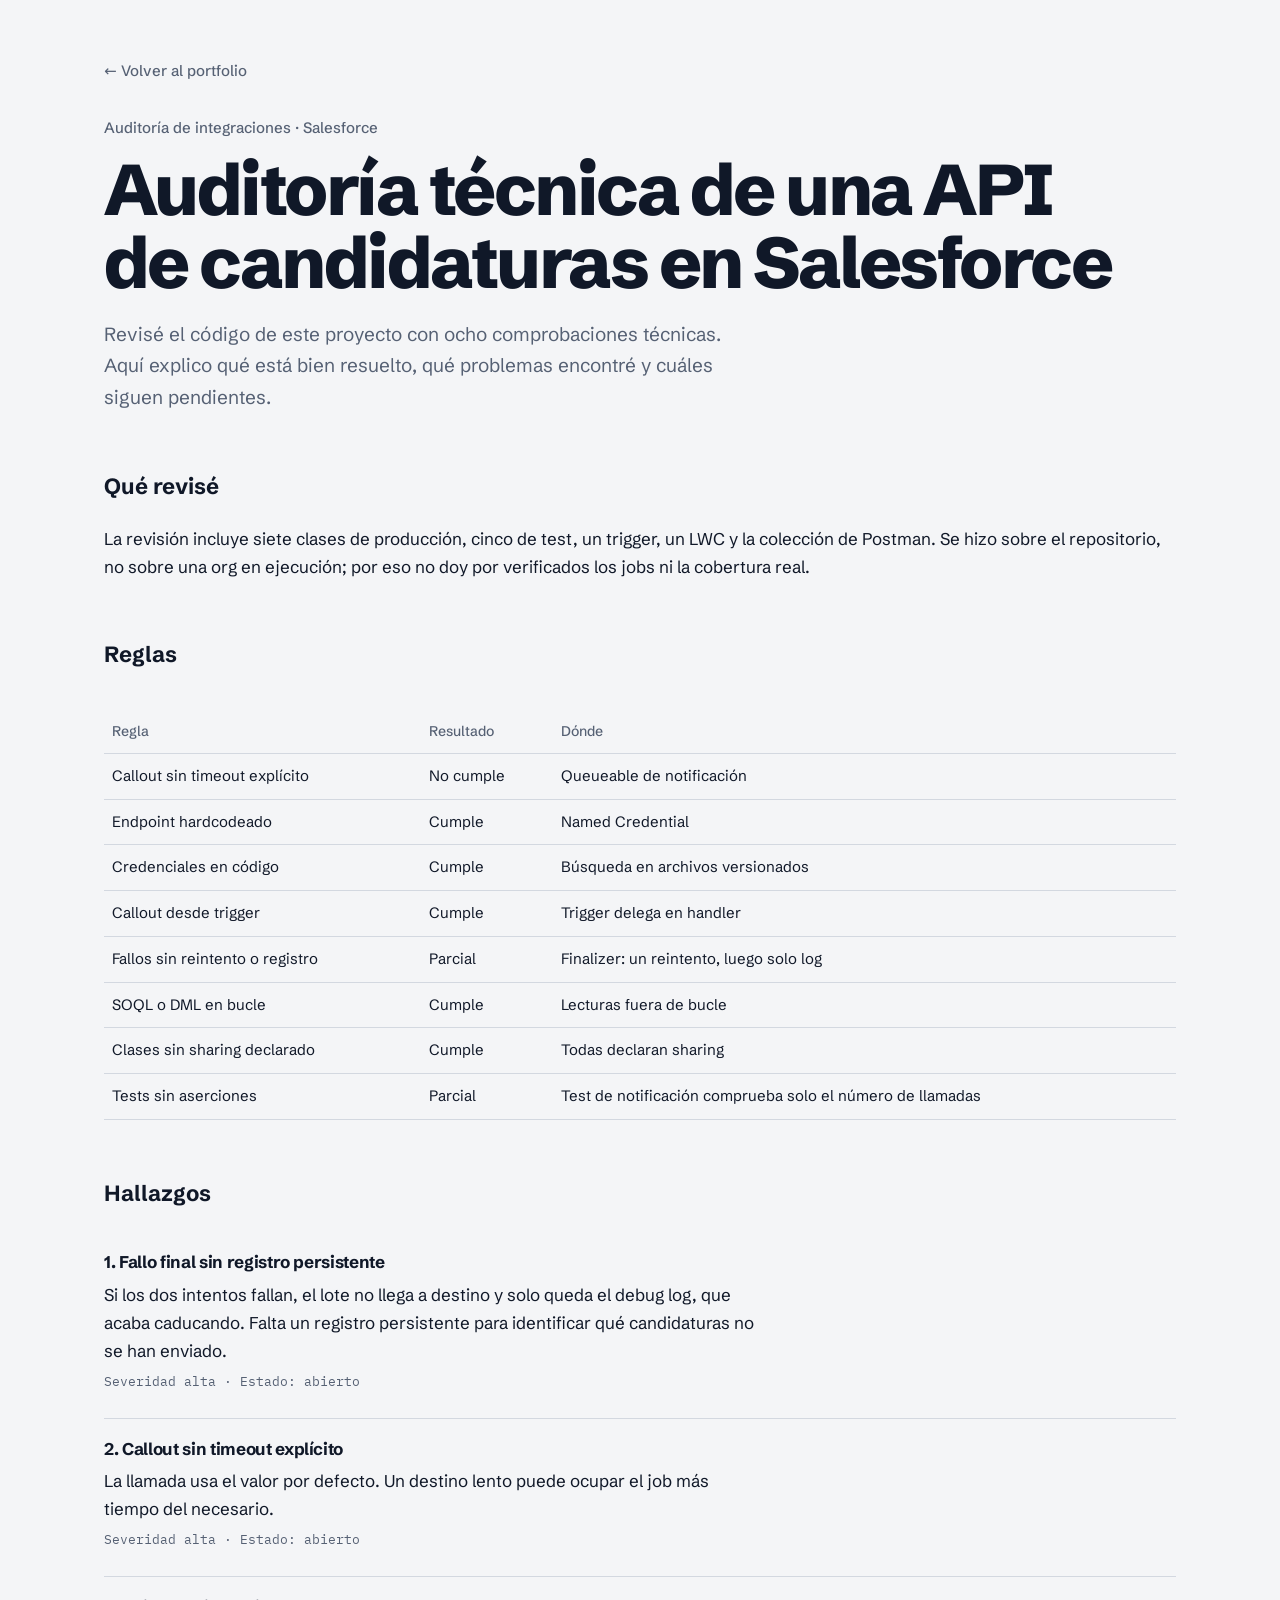
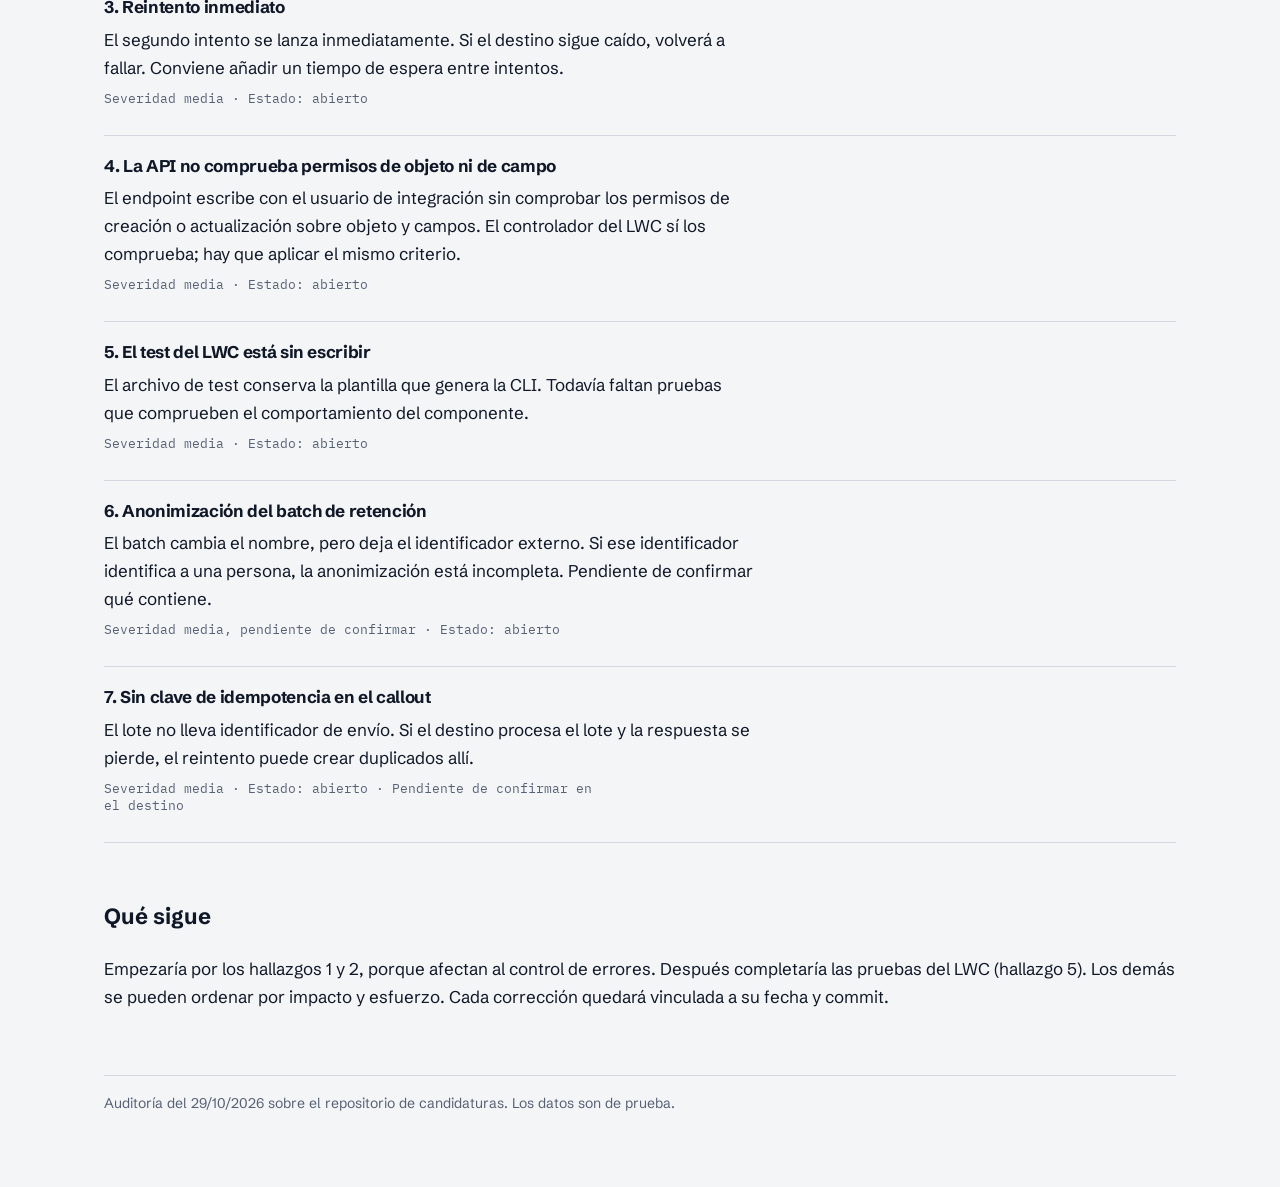
<file: public/caso/auditoria-candidaturas/index.html>
<!doctype html>
<html lang="es">
<head>
  <meta charset="utf-8" />
  <meta name="viewport" content="width=device-width, initial-scale=1" />
  <title>Auditoría técnica de API REST en Salesforce · Pedro Romero Álvarez</title>
  <meta name="description" content="Auditoría de una API REST de candidaturas en Salesforce: revisión de callouts, permisos, reintentos, idempotencia y pruebas." />
  <meta name="theme-color" content="#f4f5f7" />
  <link rel="icon" href="/favicon.svg" type="image/svg+xml" />
  <link rel="canonical" href="https://www.pedroralvarez.com/caso/auditoria-candidaturas/" />
  <meta property="og:type" content="article" />
  <meta property="og:locale" content="es_ES" />
  <meta property="og:title" content="Auditoría técnica de API REST en Salesforce · Pedro Romero Álvarez" />
  <meta property="og:description" content="Auditoría de una API REST de candidaturas en Salesforce: revisión de callouts, permisos, reintentos, idempotencia y pruebas." />
  <meta property="og:url" content="https://www.pedroralvarez.com/caso/auditoria-candidaturas/" />
  <meta property="og:image" content="https://www.pedroralvarez.com/og.png" />
  <meta name="twitter:card" content="summary_large_image" />
  <script type="application/ld+json">
    {"@context":"https://schema.org","@type":"BreadcrumbList","itemListElement":[{"@type":"ListItem","position":1,"name":"Inicio","item":"https://www.pedroralvarez.com/"},{"@type":"ListItem","position":2,"name":"API de candidaturas en Salesforce","item":"https://www.pedroralvarez.com/caso/"},{"@type":"ListItem","position":3,"name":"Auditoría técnica","item":"https://www.pedroralvarez.com/caso/auditoria-candidaturas/"}]}
  </script>
  <script src="../../theme.js"></script>
  <link rel="stylesheet" href="../../styles.css" />
  <link rel="stylesheet" href="../caso.css" />
</head>
<body>
<main class="wrap caso">
  <a class="caso-back" href="../../#portfolio">← Volver al portfolio</a>

  <p class="eyebrow">Auditoría de integraciones · Salesforce</p>
  <h1 class="vt-candidaturas">Auditoría técnica de una API de candidaturas en Salesforce</h1>
  <p class="lead">Revisé el código de este proyecto con ocho comprobaciones técnicas. Aquí explico qué está bien resuelto, qué problemas encontré y cuáles siguen pendientes.</p>

  <h2>Qué revisé</h2>
  <p>La revisión incluye siete clases de producción, cinco de test, un trigger, un LWC y la colección de Postman. Se hizo sobre el repositorio, no sobre una org en ejecución; por eso no doy por verificados los jobs ni la cobertura real.</p>

  <h2>Reglas</h2>
  <div class="tabla-wrap">
  <table>
    <thead><tr><th>Regla</th><th>Resultado</th><th>Dónde</th></tr></thead>
    <tbody>
      <tr><td>Callout sin timeout explícito</td><td>No cumple</td><td>Queueable de notificación</td></tr>
      <tr><td>Endpoint hardcodeado</td><td>Cumple</td><td>Named Credential</td></tr>
      <tr><td>Credenciales en código</td><td>Cumple</td><td>Búsqueda en archivos versionados</td></tr>
      <tr><td>Callout desde trigger</td><td>Cumple</td><td>Trigger delega en handler</td></tr>
      <tr><td>Fallos sin reintento o registro</td><td>Parcial</td><td>Finalizer: un reintento, luego solo log</td></tr>
      <tr><td>SOQL o DML en bucle</td><td>Cumple</td><td>Lecturas fuera de bucle</td></tr>
      <tr><td>Clases sin sharing declarado</td><td>Cumple</td><td>Todas declaran sharing</td></tr>
      <tr><td>Tests sin aserciones</td><td>Parcial</td><td>Test de notificación comprueba solo el número de llamadas</td></tr>
    </tbody>
  </table>
  </div>

  <h2>Hallazgos</h2>

  <article class="hallazgo">
    <h3>1. Fallo final sin registro persistente</h3>
    <p>Si los dos intentos fallan, el lote no llega a destino y solo queda el debug log, que acaba caducando. Falta un registro persistente para identificar qué candidaturas no se han enviado.</p>
    <p class="meta">Severidad alta · Estado: abierto</p>
  </article>

  <article class="hallazgo">
    <h3>2. Callout sin timeout explícito</h3>
    <p>La llamada usa el valor por defecto. Un destino lento puede ocupar el job más tiempo del necesario.</p>
    <p class="meta">Severidad alta · Estado: abierto</p>
  </article>

  <article class="hallazgo">
    <h3>3. Reintento inmediato</h3>
    <p>El segundo intento se lanza inmediatamente. Si el destino sigue caído, volverá a fallar. Conviene añadir un tiempo de espera entre intentos.</p>
    <p class="meta">Severidad media · Estado: abierto</p>
  </article>

  <article class="hallazgo">
    <h3>4. La API no comprueba permisos de objeto ni de campo</h3>
    <p>El endpoint escribe con el usuario de integración sin comprobar los permisos de creación o actualización sobre objeto y campos. El controlador del LWC sí los comprueba; hay que aplicar el mismo criterio.</p>
    <p class="meta">Severidad media · Estado: abierto</p>
  </article>

  <article class="hallazgo">
    <h3>5. El test del LWC está sin escribir</h3>
    <p>El archivo de test conserva la plantilla que genera la CLI. Todavía faltan pruebas que comprueben el comportamiento del componente.</p>
    <p class="meta">Severidad media · Estado: abierto</p>
  </article>

  <article class="hallazgo">
    <h3>6. Anonimización del batch de retención</h3>
    <p>El batch cambia el nombre, pero deja el identificador externo. Si ese identificador identifica a una persona, la anonimización está incompleta. Pendiente de confirmar qué contiene.</p>
    <p class="meta">Severidad media, pendiente de confirmar · Estado: abierto</p>
  </article>

  <article class="hallazgo">
    <h3>7. Sin clave de idempotencia en el callout</h3>
    <p>El lote no lleva identificador de envío. Si el destino procesa el lote y la respuesta se pierde, el reintento puede crear duplicados allí.</p>
    <p class="meta">Severidad media · Estado: abierto · Pendiente de confirmar en el destino</p>
  </article>

  <h2>Qué sigue</h2>
  <p>Empezaría por los hallazgos 1 y 2, porque afectan al control de errores. Después completaría las pruebas del LWC (hallazgo 5). Los demás se pueden ordenar por impacto y esfuerzo. Cada corrección quedará vinculada a su fecha y commit.</p>

  <footer>
    Auditoría del 29/10/2026 sobre el repositorio de candidaturas. Los datos son de prueba.
  </footer>
</main>

</body>
</html>
</file>
<file: styles.css>
@font-face { font-family: 'Schibsted Grotesk'; font-weight: 400; font-display: swap; src: url(assets/fonts/schibsted-grotesk-latin-400-normal.woff2) format('woff2'); }
@font-face { font-family: 'Schibsted Grotesk'; font-weight: 500; font-display: swap; src: url(assets/fonts/schibsted-grotesk-latin-500-normal.woff2) format('woff2'); }
@font-face { font-family: 'Schibsted Grotesk'; font-weight: 700; font-display: swap; src: url(assets/fonts/schibsted-grotesk-latin-700-normal.woff2) format('woff2'); }
@font-face { font-family: 'Schibsted Grotesk'; font-weight: 800; font-display: swap; src: url(assets/fonts/schibsted-grotesk-latin-800-normal.woff2) format('woff2'); }
@font-face { font-family: 'IBM Plex Mono'; font-weight: 400; font-display: swap; src: url(assets/fonts/ibm-plex-mono-latin-400-normal.woff2) format('woff2'); }
@font-face { font-family: 'IBM Plex Mono'; font-weight: 500; font-display: swap; src: url(assets/fonts/ibm-plex-mono-latin-500-normal.woff2) format('woff2'); }

:root {
  --paper: #f5f7fa;
  --paper-tint: #ebeff5;
  --ink: #0e1726;
  --graphite: #556070;
  --rule: #d3dae4;
  --accent: #1d4ed8;
  --on-accent: #ffffff;
  --warm: #b53a09;
  --ok: #0f7b5f;
  --retry: #b26a00;
  --fault: #c0392b;
  --log-bg: #14181f;
  --log-ink: #d9dee5;
  --log-dim: #7d8794;
  --display: 'Schibsted Grotesk', system-ui, sans-serif;
  --mono: 'IBM Plex Mono', ui-monospace, monospace;
  --max: 1120px;
}
@media (prefers-color-scheme: dark) {
  :root {
    --paper: #0b1220;
    --paper-tint: #111a2c;
    --ink: #e6ebf2;
    --graphite: #9aa6b8;
    --rule: #24304a;
    --accent: #7aa2ff;
    --on-accent: #0b1220;
    --warm: #ff8a5b;
    --ok: #3fbf8f;
    --retry: #e0a03a;
    --fault: #ef6b5b;
    --log-bg: #0b0e12;
  }
}

* { box-sizing: border-box; }
html { scroll-behavior: smooth; scroll-padding-top: 72px; }
body { margin: 0; background: var(--paper); color: var(--ink); font: 400 1.0625rem/1.65 var(--display); -webkit-font-smoothing: antialiased; }
img { max-width: 100%; display: block; }
a { color: inherit; }
h1, h2, h3 { margin: 0; font-weight: 700; text-wrap: balance; }
p { margin: 0; text-wrap: pretty; }
:focus-visible { outline: 2px solid var(--accent); outline-offset: 3px; border-radius: 4px; }
.wrap { max-width: var(--max); margin: 0 auto; padding: 0 24px; }

/* Cabecera */
.top { position: sticky; top: 0; z-index: 10; background: color-mix(in srgb, var(--paper) 88%, transparent); backdrop-filter: blur(12px); border-bottom: 1px solid transparent; }
.top-inner { display: flex; align-items: center; justify-content: space-between; height: 64px; position: relative; }
.brand { font-weight: 800; letter-spacing: -0.02em; text-decoration: none; font-size: 1.125rem; }
.menu-toggle { font: 500 .875rem var(--mono); background: none; border: 1px solid var(--rule); border-radius: 6px; padding: 6px 12px; color: var(--ink); cursor: pointer; }
.nav { display: none; }
.nav.open { display: flex; flex-direction: column; position: absolute; top: 64px; left: 16px; right: 16px; padding: 8px 16px; background: var(--paper); border: 1px solid var(--rule); border-radius: 8px; transition: opacity .2s ease, translate .2s ease; }
@starting-style { .nav.open { opacity: 0; translate: 0 -8px; } }
.nav a { padding: 12px 0; text-decoration: none; color: var(--graphite); font-size: .9375rem; }
.nav a:hover { color: var(--ink); }
@media (min-width: 860px) {
  .menu-toggle { display: none; }
  .nav, .nav.open { display: flex; flex-direction: row; gap: 32px; position: static; padding: 0; border: 0; background: none; }
  .nav a { padding: 0; }
}

/* Hero */
.hero { padding: 96px 0 48px; }
.hero-grid { display: grid; gap: 48px; align-items: center; }
@media (min-width: 960px) { .hero-grid { grid-template-columns: 1.05fr 1fr; gap: 64px; } }
h1 { font-size: clamp(2.5rem, 5.6vw, 4.5rem); line-height: 1.02; letter-spacing: -0.035em; font-weight: 800; }
.lead { margin-top: 24px; max-width: 46ch; font-size: 1.1875rem; color: var(--graphite); }
.actions { display: flex; flex-wrap: wrap; gap: 12px; margin-top: 32px; }
.btn { display: inline-flex; align-items: center; padding: 12px 20px; border-radius: 8px; font: 500 1rem var(--display); text-decoration: none; cursor: pointer; border: 1px solid var(--rule); background: none; color: var(--ink); transition: background-color .2s ease, border-color .2s ease; }
.btn-primary { background: var(--accent); border-color: var(--accent); color: var(--on-accent); }
.btn-primary:hover { background: var(--ink); border-color: var(--ink); color: var(--paper); }
.btn-quiet:hover { border-color: var(--ink); }
.meta { margin-top: 64px; padding-top: 16px; border-top: 1px solid var(--rule); font: 400 .8125rem/1.6 var(--mono); color: var(--graphite); }

/* Registro (elemento firma) */
.log { margin: 0; background: var(--log-bg); color: var(--log-ink); border-radius: 12px; font: 400 .8125rem/1.5 var(--mono); box-shadow: 0 1px 2px rgba(0,0,0,.2), 0 24px 48px -24px rgba(20,24,31,.55); overflow: hidden; }
.log-head { display: flex; justify-content: space-between; padding: 12px 16px; border-bottom: 1px solid #262c35; color: var(--log-dim); }
.log-lines { list-style: none; margin: 0; padding: 16px; display: grid; gap: 8px; }
.log-lines li { display: grid; grid-template-columns: auto 1fr auto; column-gap: 12px; row-gap: 2px; padding: 8px; border-radius: 6px; }
.log-lines time { color: var(--log-dim); }
.log-lines code { font: inherit; overflow: hidden; text-overflow: ellipsis; white-space: nowrap; }
.log-lines b { font-weight: 500; }
.log-lines span { grid-column: 2 / -1; color: var(--log-dim); }
.s2 { color: #4fd1a5; }
.s3 { color: #f0b54a; }
.s5 { color: #ff7a6b; }
.js .log-lines li { opacity: 0; translate: 0 6px; animation: line .45s cubic-bezier(.2,.7,.2,1) forwards; animation-delay: calc(400ms + var(--i) * 700ms); }
.js .log-lines li:nth-child(2) { animation-name: line, flash-ok; animation-duration: .45s, 1.6s; animation-delay: calc(400ms + 700ms), calc(400ms + 700ms); }
.js .log-lines li:nth-child(3) { animation-name: line, flash-fault; animation-duration: .45s, 1.6s; animation-delay: calc(400ms + 1400ms), calc(400ms + 1400ms); }
@keyframes line { to { opacity: 1; translate: none; } }
@keyframes flash-ok { 0%, 60% { background: rgba(79,209,165,.12); } 100% { background: transparent; } }
@keyframes flash-fault { 0%, 60% { background: rgba(255,122,107,.12); } 100% { background: transparent; } }

/* Bloques */
.block { padding: 96px 0; }
.block-tint { background: var(--paper-tint); }
.block-title { font: 500 .8125rem var(--mono); text-transform: uppercase; letter-spacing: .08em; color: var(--graphite); margin-bottom: 32px; }
.block-head { display: flex; flex-wrap: wrap; justify-content: space-between; align-items: baseline; gap: 16px; margin-bottom: 32px; }
.block-head .block-title { margin-bottom: 0; }
h3 { font-size: 1.5rem; line-height: 1.2; letter-spacing: -0.02em; }

/* Casos */
.case { display: grid; gap: 16px; padding: 32px 0; border-top: 1px solid var(--rule); }
.case:last-child { border-bottom: 1px solid var(--rule); }
@media (min-width: 860px) { .case { grid-template-columns: 280px 1fr; gap: 48px; } }
.case-tag { font: 400 .8125rem/1.6 var(--mono); color: var(--graphite); padding-top: 6px; }
.case-steps { display: grid; gap: 16px; margin: 24px 0 0; }
@media (min-width: 860px) { .case-steps { grid-template-columns: repeat(3, 1fr); gap: 32px; } }
.case-steps dt { font: 500 .75rem var(--mono); text-transform: uppercase; letter-spacing: .06em; color: var(--graphite); margin-bottom: 4px; }
.case-steps dd { margin: 0; font-size: 1rem; }
.case-steps div:last-child dd { color: var(--accent); font-weight: 500; }

/* Portfolio */
.filters { display: flex; gap: 8px; }
.chip { font: 500 .875rem var(--display); padding: 6px 14px; border-radius: 999px; border: 1px solid var(--rule); background: none; color: var(--graphite); cursor: pointer; transition: color .2s ease, border-color .2s ease, background-color .2s ease; }
.chip:hover { color: var(--ink); border-color: var(--ink); }
.chip.is-active { background: var(--accent); color: var(--on-accent); border-color: var(--accent); }
.projects { display: grid; gap: 24px; }
@media (min-width: 760px) { .projects { grid-template-columns: repeat(2, 1fr); } }
.project { padding: 32px; background: var(--paper); border: 1px solid var(--rule); border-radius: 12px; view-transition-name: match-element; display: grid; gap: 12px; align-content: start; }
.project[hidden] { display: none; }
.project p { color: var(--graphite); }
.project-state { font: 500 .75rem var(--mono); text-transform: uppercase; letter-spacing: .06em; color: var(--retry) !important; }
.project-state.is-live { color: var(--ok) !important; }
.stack { font: 400 .8125rem var(--mono); margin-top: 8px; }
.links { display: flex; gap: 16px; margin-top: 4px; }
.links a { color: var(--ink) !important; font-weight: 500; text-underline-offset: 4px; }
.links a:hover { color: var(--accent) !important; }
@media (min-width: 1100px) { .projects { grid-template-columns: repeat(auto-fit, minmax(320px, 1fr)); } }
::view-transition-group(*) { animation-duration: .3s; }

/* Servicios */
.services { display: grid; gap: 32px; }
@media (min-width: 860px) { .services { grid-template-columns: repeat(3, 1fr); gap: 48px; } }
.services article { padding-top: 24px; border-top: 2px solid var(--ink); }
.services h3 { font-size: 1.25rem; margin-bottom: 12px; }
.services p { color: var(--graphite); }

/* Sobre mí */
.about { display: grid; gap: 48px; align-items: start; }
@media (min-width: 860px) { .about { grid-template-columns: 360px 1fr; gap: 64px; } }
.about-photo { width: 100%; max-width: 360px; aspect-ratio: 4 / 5; object-fit: cover; border-radius: 12px; }
.about-text { max-width: 60ch; display: grid; gap: 16px; }
.about-text .block-title { margin-bottom: 8px; }
.about-lead { font-size: clamp(1.5rem, 2.6vw, 2rem); line-height: 1.25; letter-spacing: -0.02em; font-weight: 500; }
.about-text p:not(.about-lead) { color: var(--graphite); }
.interests span { color: var(--ink); font-weight: 500; }

/* Hyrox */
.hyrox { display: grid; gap: 32px; }
@media (min-width: 860px) { .hyrox { grid-template-columns: 1fr 360px; gap: 64px; align-items: end; } }
.hyrox p { font-size: 1.25rem; line-height: 1.5; max-width: 40ch; }
.race { margin: 0; border-top: 1px solid var(--rule); }
.race div { display: flex; justify-content: space-between; gap: 16px; padding: 12px 0; border-bottom: 1px solid var(--rule); }
.race dt { font: 400 .8125rem var(--mono); color: var(--graphite); }
.race dd { margin: 0; font-weight: 500; }

/* Certificaciones */
.certs { list-style: none; margin: 0; padding: 0; display: grid; gap: 0 48px; }
@media (min-width: 760px) { .certs { grid-template-columns: repeat(2, 1fr); } }
.certs li { padding: 12px 0; border-bottom: 1px solid var(--rule); font-weight: 500; }
.certs .cert-main { grid-column: 1 / -1; font-size: clamp(1.5rem, 3vw, 2rem); font-weight: 700; letter-spacing: -0.02em; padding: 0 0 16px; border-bottom: 2px solid var(--accent); }

/* Contacto */
.contact-mail { display: inline-block; font-size: clamp(1.75rem, 6vw, 4.5rem); font-weight: 800; letter-spacing: -0.035em; line-height: 1.05; text-decoration: none; overflow-wrap: anywhere; background: linear-gradient(var(--accent), var(--accent)) 0 100% / 0 3px no-repeat; transition: background-size .35s ease; }
.contact-mail:hover { background-size: 100% 3px; }
.contact-note { margin-top: 24px; color: var(--graphite); max-width: 52ch; }

.foot { padding: 32px 0; border-top: 1px solid var(--rule); font: 400 .8125rem var(--mono); color: var(--graphite); }
.foot-inner { display: flex; flex-wrap: wrap; gap: 8px; justify-content: space-between; }

/* Aparición al hacer scroll: nativa donde se soporta, IntersectionObserver si no */
.js .reveal { opacity: 0; translate: 0 16px; transition: opacity .6s ease, translate .6s ease; }
.js .reveal.visible { opacity: 1; translate: none; }
@supports (animation-timeline: view()) {
  .js .reveal { opacity: 1; translate: none; transition: none; animation: rise linear both; animation-timeline: view(); animation-range: entry 0% entry 40%; }
  .top { animation: rule linear both; animation-timeline: scroll(root); animation-range: 0 120px; }
}
@keyframes rise { from { opacity: 0; translate: 0 16px; } }
@keyframes rule { to { border-bottom-color: var(--rule); } }

@media (prefers-reduced-motion: reduce) {
  html { scroll-behavior: auto; }
  *, ::before, ::after { animation: none !important; transition: none !important; }
  .js .reveal, .js .log-lines li { opacity: 1; translate: none; }
  ::view-transition-group(*) { animation: none; }
}

/* Registro personal: Sobre mí y Hyrox usan el tono cálido */
#sobre-mi .block-title, #hyrox .block-title, .interests span { color: var(--warm); }
.race { border-top: 2px solid var(--warm); }
</file>
<file: public/styles.css>
@font-face { font-family: 'Schibsted Grotesk'; font-weight: 400; font-display: swap; src: url(assets/fonts/schibsted-grotesk-latin-400-normal.woff2) format('woff2'); }
@font-face { font-family: 'Schibsted Grotesk'; font-weight: 500; font-display: swap; src: url(assets/fonts/schibsted-grotesk-latin-500-normal.woff2) format('woff2'); }
@font-face { font-family: 'Schibsted Grotesk'; font-weight: 700; font-display: swap; src: url(assets/fonts/schibsted-grotesk-latin-700-normal.woff2) format('woff2'); }
@font-face { font-family: 'Schibsted Grotesk'; font-weight: 800; font-display: swap; src: url(assets/fonts/schibsted-grotesk-latin-800-normal.woff2) format('woff2'); }
@font-face { font-family: 'IBM Plex Mono'; font-weight: 400; font-display: swap; src: url(assets/fonts/ibm-plex-mono-latin-400-normal.woff2) format('woff2'); }
@font-face { font-family: 'IBM Plex Mono'; font-weight: 500; font-display: swap; src: url(assets/fonts/ibm-plex-mono-latin-500-normal.woff2) format('woff2'); }
@font-face { font-family: 'Newsreader'; font-style: italic; font-weight: 400; font-display: swap; src: url(assets/fonts/newsreader-latin-400-italic.woff2) format('woff2'); }

/* Casi todo es tinta sobre papel. El color solo aparece como estado: verde resuelto, ámbar en curso, rojo fallo.
   Los registros son paneles oscuros porque son instrumentos, no decoración. La serif cursiva es la voz de Pedro.
   La mono solo aparece donde hay código o registros. Lo que se mueve explica algo. */
:root {
  color-scheme: only light;
  --paper: #f4f5f7;
  --paper-tint: #e9ecf1;
  --surface: #fcfcfd;
  --ink: #101828;
  --ink-soft: #2a3550;
  --graphite: #566174;
  --rule: #d3d8e0;
  --accent: #101828;
  --on-accent: #f4f5f7;
  --ok-ink: #0b7a53;
  --retry-ink: #946200;
  --fault-ink: #c0392b;
  --warm: #ff8a5b;
  --ok: #3fbf8f;
  --retry: #e0a03a;
  --fault: #ef6b5b;
  --log-bg: #0d1117;
  --log-ink: #d9dee5;
  --log-dim: #7d8794;
  --log-rule: #262c35;
  --log-edge: #0d1117;
  --display: 'Schibsted Grotesk', system-ui, sans-serif;
  --mono: 'IBM Plex Mono', ui-monospace, monospace;
  --voz: 'Newsreader', Georgia, serif;
  --ease: cubic-bezier(.2, .7, .2, 1);
  --max: 1120px;
}
/* Modo oscuro: solo si la persona lo elige con el botón (data-theme lo fija theme.js antes de pintar). El claro es el de siempre. */
:root[data-theme="dark"] {
  color-scheme: dark;
  --paper: #141618;
  --paper-tint: #1a1d20;
  --surface: #1c1f23;
  --ink: #eceef1;
  --ink-soft: #cfd3d9;
  --graphite: #a0a7b1;
  --rule: #2e3238;
  --accent: #eceef1;
  --on-accent: #141618;
  --ok-ink: #3fbf8f;
  --retry-ink: #e0a03a;
  --fault-ink: #ef6b5b;
  --log-bg: #0b0c0e;
  --log-edge: #2e3238;
}

/* Bloque invertido: mismas variables, valores cruzados */
.invert { --paper: #101828; --surface: #101828; --ink: #f4f5f7; --ink-soft: #d3d8e0; --graphite: #a9b2c0; --rule: #2a3550; --accent: #f4f5f7; --on-accent: #101828; background: var(--paper); color: var(--ink); }
:root[data-theme="dark"] .invert { --paper: #1f2328; --surface: #1f2328; --rule: #363b42; }

@view-transition { navigation: auto; }

* { box-sizing: border-box; }
html { scroll-behavior: smooth; scroll-padding-top: 72px; }
body { margin: 0; background: var(--paper); color: var(--ink); font: 400 1.0625rem/1.65 var(--display); -webkit-font-smoothing: antialiased; }
img { max-width: 100%; display: block; }
a { color: inherit; }
h1, h2, h3, h4 { margin: 0; font-weight: 700; text-wrap: balance; }
p { margin: 0; text-wrap: pretty; }
::selection { background: var(--accent); color: var(--on-accent); }
.skip { position: absolute; left: 16px; top: -64px; z-index: 20; padding: 10px 16px; border-radius: 8px; background: var(--accent); color: var(--on-accent); font-weight: 500; text-decoration: none; transition: top .2s ease; }
.skip:focus { top: 12px; }
main:focus { outline: none; }
:focus-visible { outline: 2px solid var(--accent); outline-offset: 3px; border-radius: 4px; }
.wrap { max-width: var(--max); margin: 0 auto; padding: 0 24px; }
.voz { font-family: var(--voz); font-style: italic; font-weight: 400; letter-spacing: -0.01em; }

/* Cabecera */
.top { position: sticky; top: 0; z-index: 10; background: color-mix(in srgb, var(--paper) 88%, transparent); backdrop-filter: blur(12px); border-bottom: 1px solid var(--rule); }
.top-inner { display: flex; align-items: center; gap: 12px; height: 64px; position: relative; scroll-target-group: auto; }
.brand { margin-right: auto; }
.theme-toggle { display: inline-grid; place-items: center; width: 36px; height: 36px; padding: 0; border: 1px solid var(--rule); border-radius: 8px; background: none; color: var(--ink); cursor: pointer; transition: border-color .2s ease; }
.theme-toggle:hover { border-color: var(--ink); }
.theme-toggle svg { width: 18px; height: 18px; }
.theme-toggle .moon, [data-theme-now="dark"] .theme-toggle .sun { display: block; }
.theme-toggle .sun, [data-theme-now="dark"] .theme-toggle .moon { display: none; }
.brand { font-weight: 800; letter-spacing: -0.02em; text-decoration: none; font-size: 1.125rem; }
.menu-toggle { font: 500 .875rem var(--display); background: none; border: 1px solid var(--rule); border-radius: 6px; padding: 6px 12px; color: var(--ink); cursor: pointer; }
.nav { display: none; }
.nav.open { display: flex; flex-direction: column; position: absolute; top: 64px; left: 16px; right: 16px; padding: 8px 16px; background: var(--paper); border: 1px solid var(--rule); border-radius: 8px; transition: opacity .2s ease, translate .2s ease; }
@starting-style { .nav.open { opacity: 0; translate: 0 -8px; } }
.nav a { padding: 12px 0; text-decoration: none; color: var(--graphite); font-size: .9375rem; transition: color .2s ease; }
.nav a:hover, .nav a:target-current { color: var(--ink); }
.nav a.nav-cta { color: var(--ink); font-weight: 500; }
@media (min-width: 860px) {
  .menu-toggle { display: none; }
  .nav { order: 1; }
  .theme-toggle { order: 2; }
  .nav, .nav.open { display: flex; flex-direction: row; gap: 32px; position: static; padding: 0; border: 0; background: none; }
  .nav a { padding: 0; position: relative; }
  .nav a::after { content: ''; position: absolute; left: 0; right: 0; bottom: -6px; height: 2px; background: var(--accent); transform: scaleX(0); transform-origin: left; transition: transform .25s var(--ease); }
  .nav a:hover::after, .nav a:focus-visible::after, .nav a:target-current::after { transform: scaleX(1); }
  .nav { align-items: center; }
  .nav a.nav-cta { padding: 8px 14px; border-radius: 8px; background: var(--accent); color: var(--on-accent); transition: background-color .2s ease; }
  .nav a.nav-cta:hover { background: var(--ink-soft); }
  .nav a.nav-cta::after { display: none; }
}

/* Hero */
.hero { padding: 88px 0 48px; }
.hero-grid { display: grid; gap: 48px; align-items: center; }
@media (min-width: 960px) { .hero-grid { grid-template-columns: 1.05fr 1fr; gap: 64px; } }
h1 { font-size: clamp(2.5rem, 5.6vw, 4.5rem); line-height: 1.02; letter-spacing: -0.035em; font-weight: 800; }
/* El subrayado ondulado es el de un error. Nace rojo y pasa a verde cuando el registro de al lado se recupera. */
h1 .voz { display: inline-block; font-size: 1.06em; text-decoration: underline wavy var(--ok-ink); text-decoration-thickness: .055em; text-underline-offset: .14em; text-decoration-skip-ink: none; animation: mend .6s ease 3.5s both; }
@keyframes mend { from { text-decoration-color: var(--fault-ink); } }
.hero-intro { display: flex; gap: 16px; align-items: center; margin-top: 24px; }
.hero-photo { flex: none; width: 76px; height: 76px; border-radius: 50%; object-fit: cover; object-position: 50% 22%; }
.hero-intro .lead { margin-top: 0; }
@media (max-width: 480px) { .hero-intro { flex-direction: column; align-items: flex-start; } }
.lead { margin-top: 24px; max-width: 46ch; font-size: 1.1875rem; color: var(--graphite); }
.actions { display: flex; flex-wrap: wrap; gap: 12px; margin-top: 32px; }
.btn { display: inline-flex; align-items: center; padding: 12px 20px; border-radius: 8px; font: 500 1rem var(--display); text-decoration: none; cursor: pointer; border: 1px solid var(--rule); background: none; color: var(--ink); transition: background-color .2s ease, border-color .2s ease, color .2s ease, transform .15s ease; }
.btn:active { transform: scale(.97); }
.btn-primary { background: var(--accent); border-color: var(--accent); color: var(--on-accent); }
.btn-primary:hover { background: var(--ink-soft); border-color: var(--ink-soft); }
.btn-quiet:hover { border-color: var(--ink); }
.hero-links { margin-top: 16px; color: var(--graphite); font-size: .9375rem; }
.hero-links a { color: var(--ink); text-underline-offset: 4px; }
.hero-links a:hover { text-decoration-thickness: 2px; }
.disponibilidad { margin-top: 24px; font-size: .9375rem; color: var(--ink); }
.hero-meta { margin-top: 64px; padding-top: 16px; border-top: 1px solid var(--rule); font-size: .875rem; color: var(--graphite); }

/* Registro (elemento firma) */
.log { margin: 0; background: var(--log-bg); color: var(--log-ink); border: 1px solid var(--log-edge); border-radius: 12px; font: 400 .8125rem/1.5 var(--mono); overflow: hidden; }
.log-head { display: flex; justify-content: space-between; padding: 12px 16px; border-bottom: 1px solid var(--log-rule); color: var(--log-dim); }
.log-lines { list-style: none; margin: 0; padding: 16px; display: grid; gap: 8px; }
.log-lines::after { content: ''; width: .6em; height: 1.1em; margin-left: 8px; background: var(--log-dim); animation: blink 1s steps(1) infinite; }
.log-lines li { position: relative; display: grid; grid-template-columns: auto 1fr auto; column-gap: 12px; row-gap: 2px; padding: 8px; border-radius: 6px; }
.log-lines li:nth-child(2) { --i: 1; }
.log-lines li:nth-child(3) { --i: 2; }
.log-lines li:nth-child(4) { --i: 3; }
.log-lines li:nth-child(5) { --i: 4; }
.log-lines li:nth-child(6) { --i: 5; }
.log-lines li:nth-child(7) { --i: 6; }
.log-lines li:nth-child(8) { --i: 7; }
.log-lines li::before { content: ''; position: absolute; inset: 0; border-radius: 6px; opacity: 0; pointer-events: none; }
.log-lines .f-ok::before { background: color-mix(in srgb, var(--ok) 16%, transparent); }
.log-lines .f-fault::before { background: color-mix(in srgb, var(--fault) 16%, transparent); }
.log-lines .f-ok { box-shadow: inset 2px 0 var(--ok); }
.log-lines .f-fault { box-shadow: inset 2px 0 var(--fault); }
.log-lines time { color: var(--log-dim); }
.log-lines code { font: inherit; overflow: hidden; text-overflow: ellipsis; white-space: nowrap; }
.log-lines b { font-weight: 500; }
.log-lines span { grid-column: 2 / -1; color: var(--log-dim); }
.log-lines .log-sep { display: block; padding: 8px 8px 0; color: var(--log-ink); font-weight: 500; }
.log-lines .log-sep:not(:first-child) { margin-top: 8px; padding-top: 16px; border-top: 1px solid var(--log-rule); border-radius: 0; }
.s2 { color: var(--ok); }
.s3 { color: var(--retry); }
.s5 { color: var(--fault); }
@keyframes line { from { opacity: 0; translate: 0 6px; } }
@keyframes flash { from { opacity: 1; } to { opacity: 0; } }
@keyframes blink { 50%, 100% { opacity: 0; } }

/* Registro del hero: las líneas entran al cargar. Tras la primera pulsación el JS marca la lista como viva y solo se anima la línea nueva. */
#registro li { view-transition-name: match-element; view-transition-class: logline; animation: line .45s var(--ease) both; animation-delay: calc(400ms + var(--i, 0) * 700ms); }
#registro .f-ok::before, #registro .f-fault::before { animation: flash .65s ease-out both; animation-delay: calc(400ms + var(--i, 0) * 700ms); }
#registro.live li, #registro.live li::before { animation: none; }
#registro.live .fresh::before { animation: flash .65s ease-out both; }
#registro.live.no-vt .fresh { animation: line .45s var(--ease) both; }
::view-transition-group(.logline) { animation-duration: .35s; animation-timing-function: var(--ease); }
.log-foot { display: grid; gap: 12px; padding: 14px 16px 16px; border-top: 1px solid var(--log-rule); }
.log-tally { color: var(--log-dim); }
.log-tally b { display: inline-block; color: var(--log-ink); font-weight: 500; }
.log-tally b.bump { animation: bump .35s var(--ease); }
@keyframes bump { 40% { transform: scale(1.5); } }
.log-actions { display: flex; flex-wrap: wrap; gap: 8px; }
.log-btn { font: 500 .8125rem var(--mono); color: var(--log-ink); background: color-mix(in srgb, var(--log-ink) 6%, transparent); border: 1px solid var(--log-rule); border-radius: 6px; padding: 8px 12px; cursor: pointer; transition: border-color .2s ease, background-color .2s ease, transform .15s ease; }
.log-btn::before { content: '\25B8'; margin-right: 8px; color: var(--ok); }
.log-btn-fault::before { color: var(--fault); }
.log-btn:hover { border-color: var(--log-dim); background: color-mix(in srgb, var(--log-ink) 10%, transparent); }
.log-btn:active { transform: scale(.97); }
.log-btn[aria-disabled='true'] { opacity: .5; cursor: progress; }
.log-hint { color: var(--log-dim); font-size: .75rem; }

/* Bloques */
.block { padding: 96px 0; }
.block-tint { background: var(--paper-tint); }
.block-head { display: flex; flex-wrap: wrap; justify-content: space-between; align-items: baseline; gap: 16px; margin-bottom: 40px; }
.block-head .say { margin-bottom: 0; }
.say { font-size: clamp(1.875rem, 4vw, 3rem); line-height: 1.08; letter-spacing: -0.03em; font-weight: 800; margin-bottom: 40px; max-width: 24ch; }
h3 { font-size: 1.5rem; line-height: 1.2; letter-spacing: -0.02em; }

/* Servicios desplegables */
.svc-list { display: grid; gap: 12px; }
.svc { border: 1px solid var(--rule); border-radius: 12px; background: var(--surface); transition: border-color .25s ease; }
.svc[open] { border-color: var(--ink); }
.svc summary { list-style: none; cursor: pointer; display: grid; grid-template-columns: 1fr auto; gap: 4px 16px; align-items: baseline; padding: 20px 24px; font-weight: 700; font-size: 1.125rem; border-radius: 12px; }
.svc summary span { grid-column: 1; justify-self: start; }
.svc summary::-webkit-details-marker { display: none; }
.svc summary::after { content: '+'; grid-column: 2; grid-row: 1; font: 500 1.25rem var(--mono); color: var(--accent); transition: transform .25s var(--ease); }
.svc[open] summary::after { transform: rotate(45deg); }
.svc-sub { font-size: .9375rem; font-weight: 400; color: var(--graphite); }
.svc-body { padding: 0 24px 20px; display: grid; gap: 12px; }
.svc[open] .svc-body { animation: unfold .35s var(--ease) both; }
@keyframes unfold { from { opacity: 0; transform: translateY(-6px); } }
.svc-body p { max-width: 65ch; color: var(--graphite); }
.svc-body strong { color: var(--ink); }
.svc-body p:last-child { padding-left: 12px; border-left: 2px solid var(--ink); }
.svc summary .tag-soon { font-size: .8125rem; font-weight: 500; color: var(--retry-ink); border: 1px solid currentColor; border-radius: 999px; padding: 1px 10px; }

/* Trabajo: dos proyectos, cada uno con sus problemas */
.proj + .proj { margin-top: 72px; }
.proj-head { display: grid; gap: 12px; max-width: 68ch; margin-bottom: 24px; }
.proj-head h3 { font-size: clamp(1.5rem, 2.6vw, 1.875rem); }
.proj-head p { color: var(--graphite); }
.proj-steps { margin: 0; padding-left: 1.4em; display: grid; gap: 6px; color: var(--ink); }
.proj-steps li::marker { font-weight: 700; }
.case { display: grid; gap: 16px; padding: 32px 0; border-top: 1px solid var(--rule); }
.case:last-child { border-bottom: 1px solid var(--rule); }
@media (min-width: 860px) { .case { grid-template-columns: 240px 1fr; gap: 48px; } }
.case-tag { font: 400 .8125rem/1.6 var(--mono); color: var(--graphite); padding-top: 4px; }
.case-intro { margin-top: 8px; color: var(--graphite); max-width: 68ch; }
.case h4 { font-size: 1.3125rem; line-height: 1.25; letter-spacing: -0.015em; }
.case-steps { display: grid; gap: 16px; margin: 20px 0 0; }
@media (min-width: 860px) { .case-steps { grid-template-columns: repeat(3, 1fr); gap: 32px; } }
.case-steps dt { font-size: .875rem; font-weight: 500; color: var(--graphite); margin-bottom: 4px; }
.case-steps dd { margin: 0; font-size: 1rem; }
.case-steps div:last-child dd { color: var(--ok-ink); font-weight: 500; }

/* Antes y después de cada caso: un <details> nativo. Al abrirlo, el registro se reproduce línea a línea solo con CSS. */
.replay { margin-top: 24px; }
.replay summary { list-style: none; display: inline-flex; align-items: center; gap: 10px; cursor: pointer; padding: 8px 14px; border: 1px solid var(--rule); border-radius: 8px; font-size: .9375rem; font-weight: 500; transition: border-color .2s ease; }
.replay summary::-webkit-details-marker { display: none; }
.replay summary::before { content: '\25B8'; font: 400 .8125rem var(--mono); color: var(--accent); transition: transform .25s var(--ease); }
.replay[open] summary::before { transform: rotate(90deg); }
.replay summary:hover { border-color: var(--ink); }
.replay .log { margin-top: 16px; max-width: 640px; }
.replay .log-lines code { white-space: normal; }
.replay[open] .log-lines li { animation: line .45s var(--ease) both; animation-delay: calc(150ms + var(--i, 0) * 450ms); }
.replay[open] .f-ok::before, .replay[open] .f-fault::before { animation: flash .65s ease-out both; animation-delay: calc(150ms + var(--i, 0) * 450ms); }

/* Cómo trabajo */
.rules { display: grid; gap: 32px 48px; }
@media (min-width: 760px) { .rules { grid-template-columns: repeat(2, 1fr); } }
.rule { padding-top: 20px; border-top: 1px solid var(--rule); display: grid; gap: 8px; align-content: start; }
.rule h3 { font-size: 1.25rem; }
.rule p { color: var(--graphite); max-width: 48ch; }

/* Método: cada paso acaba en algo que el cliente recibe */
.method { list-style: none; margin: 0; padding: 0; counter-reset: paso; }
.step { counter-increment: paso; display: grid; grid-template-columns: 2.25rem 1fr; gap: 6px 16px; padding: 24px 0; border-top: 1px solid var(--rule); }
.step:last-child { border-bottom: 1px solid var(--rule); }
.step::before { content: counter(paso); grid-row: 1 / span 3; font-size: 1.5rem; font-weight: 800; line-height: 1.2; }
.step h3 { font-size: 1.25rem; }
.step p { color: var(--graphite); max-width: 60ch; }
.step .step-out { color: var(--ink); }
.step .step-out b { color: var(--ok-ink); font-weight: 700; }
@media (min-width: 860px) {
  .step { grid-template-columns: 2.5rem minmax(0, 1fr) minmax(0, 1fr); column-gap: 32px; }
  .step::before { grid-row: 1 / span 2; }
  .step h3 { grid-column: 2; }
  .step p { grid-column: 2; }
  .step .step-out { grid-column: 3; grid-row: 1 / span 2; align-self: center; padding-left: 16px; border-left: 2px solid var(--ok-ink); }
}

/* Portfolio */
.filters { display: flex; gap: 8px; }
.chip { font: 500 .875rem var(--display); padding: 6px 14px; border-radius: 999px; border: 1px solid var(--rule); background: none; color: var(--graphite); cursor: pointer; transition: color .2s ease, border-color .2s ease, background-color .2s ease; }
.chip:hover { color: var(--ink); border-color: var(--ink); }
.chip.is-active { background: var(--accent); color: var(--on-accent); border-color: var(--accent); }
.projects { display: grid; }
.project { display: grid; gap: 12px; padding: 32px 0; border-top: 1px solid var(--rule); view-transition-name: match-element; }
.project:last-child { border-bottom: 1px solid var(--rule); }
@media (min-width: 860px) {
  .project { grid-template-columns: 240px 1fr; column-gap: 48px; }
  .project > * { grid-column: 2; }
  .project .project-state { grid-column: 1; grid-row: 1 / span 6; padding-top: 4px; }
}
.project[hidden] { display: none; }
.project p { color: var(--graphite); max-width: 64ch; }
.project .project-state { font-size: .875rem; font-weight: 500; color: var(--retry-ink); }
.project .project-state.is-live { color: var(--ok-ink); }
.vt-candidaturas { view-transition-name: caso-candidaturas; }
.stack { font: 400 .8125rem var(--mono); margin-top: 8px; }
.links { display: flex; flex-wrap: wrap; gap: 16px; margin-top: 4px; }
.project .links a { color: var(--ink); font-weight: 500; text-underline-offset: 4px; }
.project .links a:hover { text-decoration-thickness: 2px; }
.project-shot { width: 100%; max-width: 520px; height: auto; border: 1px solid var(--rule); border-radius: 8px; }
::view-transition-group(*) { animation-duration: .3s; }

/* Sobre mí: registro personal, tono cálido */
.about { display: grid; gap: 48px; align-items: start; }
@media (min-width: 860px) { .about { grid-template-columns: 360px 1fr; gap: 64px; } }
.about-side { display: grid; gap: 24px; max-width: 360px; }
.about-photo { width: 100%; height: auto; aspect-ratio: 4 / 5; object-fit: cover; border-radius: 12px; }
.log-warm { border-color: color-mix(in srgb, var(--warm) 30%, var(--log-rule)); }
.log-warm .log-head span:first-child { color: var(--warm); }
.now-lines { list-style: none; margin: 0; padding: 16px; display: grid; gap: 10px; }
.now-lines li { display: grid; grid-template-columns: 6.5em 1fr; gap: 12px; }
.now-lines .k { color: var(--warm); }
.about-text { max-width: 60ch; display: grid; gap: 16px; }
.about-lead { font-size: clamp(1.75rem, 3.2vw, 2.5rem); line-height: 1.15; margin-bottom: 8px; }
.about-text > p { color: var(--graphite); }
.experiencia { margin-top: 32px; }
.experiencia h3 { font-size: 1rem; font-weight: 500; letter-spacing: 0; color: var(--graphite); margin-bottom: 12px; }
.experiencia ul { list-style: none; margin: 0; padding: 0; border-top: 1px solid var(--rule); }
.experiencia li { padding: 14px 0; border-bottom: 1px solid var(--rule); display: grid; gap: 4px; }
.experiencia li span { color: var(--graphite); font-size: .9375rem; }

/* Certificaciones, dentro de Sobre mí */
.certs-block { margin-top: 32px; }
.certs-block h3 { font-size: 1rem; font-weight: 500; letter-spacing: 0; color: var(--graphite); margin-bottom: 12px; }
.certs { list-style: none; margin: 0; padding: 0; display: grid; gap: 0 48px; }
@media (min-width: 760px) { .certs { grid-template-columns: repeat(2, 1fr); } }
.certs li { padding: 12px 0; border-bottom: 1px solid var(--rule); font-weight: 500; }
.certs .cert-main { grid-column: 1 / -1; font-size: clamp(1.25rem, 2.2vw, 1.5rem); font-weight: 700; letter-spacing: -0.02em; padding: 0 0 16px; border-bottom: 2px solid var(--accent); }

/* Contacto */
.contact-mail { display: inline-block; font-size: clamp(1.25rem, 6.2vw, 4.5rem); font-weight: 800; letter-spacing: -0.035em; line-height: 1.05; text-decoration: none; overflow-wrap: anywhere; background: linear-gradient(var(--accent), var(--accent)) 0 100% / 0 3px no-repeat; transition: background-size .35s ease; }
.contact-mail:hover { background-size: 100% 3px; }
.steps { list-style: none; margin: 56px 0 0; padding: 0; display: grid; gap: 24px; counter-reset: paso; }
@media (min-width: 760px) { .steps { grid-template-columns: repeat(3, 1fr); gap: 32px; } }
.steps li { counter-increment: paso; padding-top: 16px; border-top: 1px solid var(--rule); color: var(--graphite); }
.steps li::before { content: counter(paso) '.'; display: block; margin-bottom: 8px; font-weight: 700; color: var(--ink); }
.contact-note { margin-top: 32px; color: var(--graphite); max-width: 60ch; font-size: .9375rem; }

.foot { padding: 32px 0; border-top: 1px solid var(--rule); font-size: .875rem; color: var(--graphite); }
.foot-inner { display: flex; flex-wrap: wrap; gap: 8px 24px; justify-content: space-between; }
.foot-links { display: flex; gap: 16px; }
.foot a:hover { color: var(--ink); }

/* Página 404 */
.notfound { min-height: 100vh; display: grid; align-content: center; gap: 24px; padding-top: 48px; padding-bottom: 48px; }
.notfound .log { max-width: 520px; }
.notfound .lead { margin-top: 0; }
.notfound .actions { margin-top: 8px; }

/* Refuerzo comercial: legibilidad, evidencia y servicios sin ocultar.
   Conserva la tipografía, la paleta y la simulación de integración originales. */
.hero { padding-top: 72px; padding-bottom: 32px; }
.hero-kicker { font: 500 .8125rem/1.5 var(--mono); color: var(--graphite); letter-spacing: .01em; margin-bottom: 18px; }
.hero-copy h1 { font-size: clamp(2.3rem, 4.5vw, 3.9rem); line-height: 1.07; max-width: 14ch; }
.hero-intro { margin-top: 24px; }
.hero-intro .lead { max-width: 55ch; font-size: 1.0625rem; line-height: 1.6; }
.hero-actions { margin-top: 26px; }
.hero-credentials { display: grid; grid-template-columns: repeat(2, minmax(0, 1fr)); gap: 14px; list-style: none; margin: 24px 0 0; padding: 18px 0 0; border-top: 1px solid var(--rule); }
.hero-credentials li { display: grid; gap: 3px; min-width: 0; }
.hero-credentials strong { font-size: 1rem; line-height: 1.4; }
.hero-credentials span { font-size: .8125rem; line-height: 1.5; color: var(--graphite); }
.hero-meta { margin-top: 28px; }
.section-intro { margin: -22px 0 32px; max-width: 68ch; color: var(--graphite); }
.service-cards { display: grid; grid-template-columns: repeat(3, minmax(0, 1fr)); gap: 16px; margin: 0 0 48px; }
.service-card { min-width: 0; display: flex; flex-direction: column; align-items: flex-start; gap: 14px; padding: 28px 24px; border: 1px solid var(--rule); border-radius: 12px; background: var(--surface); }
.service-card-label { font: 500 .75rem/1.5 var(--mono); color: var(--graphite); }
.service-card h3 { font-size: 1.35rem; line-height: 1.2; letter-spacing: -.02em; }
.service-card p:not(.service-card-label) { color: var(--graphite); line-height: 1.6; }
.service-card a { margin-top: auto; padding-top: 4px; color: var(--ink); font-weight: 700; text-underline-offset: 5px; }
.service-card a:hover, .section-link:hover { text-decoration-thickness: 2px; }
.services-more-title { margin-bottom: 22px; font-size: 1.1875rem; }
.section-link { color: var(--ink); font-weight: 600; text-underline-offset: 5px; }
.case-heading { align-items: end; }
.contact-intro { color: var(--graphite); max-width: 57ch; margin-top: -18px; }
.contact-chooser { display: grid; grid-template-columns: repeat(2, minmax(0, 1fr)); gap: 10px; max-width: 760px; margin: 26px 0 28px; }
.contact-chooser a { display: flex; align-items: center; justify-content: space-between; gap: 14px; padding: 14px 16px; border: 1px solid var(--rule); border-radius: 9px; color: var(--ink); text-decoration: none; font-weight: 600; font-size: .9375rem; background: var(--surface); transition: border-color .2s ease; }
.contact-chooser a:hover, .contact-chooser a:focus-visible { border-color: var(--ink); }
.contact-chooser span { color: var(--graphite); flex: none; }
.service-page .service-related { display: grid; gap: 12px; padding: 24px 0; border-top: 1px solid var(--rule); margin-top: 36px; }
.service-page .service-related h2 { margin: 0 0 8px; font-size: 1.25rem; }
.service-page .service-related nav { display: flex; gap: 12px 24px; flex-wrap: wrap; }
.service-page .service-related a { font-size: .9375rem; color: var(--ink); font-weight: 600; text-underline-offset: 5px; }
@media (max-width: 560px) { .contact-chooser { grid-template-columns: 1fr; } }
.service-page h1 { max-width: 21ch; font-size: clamp(2.2rem, 4.6vw, 3.5rem); line-height: 1.12; }
.service-page > .lead { max-width: 70ch; }
.service-page .service-page-actions { margin-top: 26px; margin-bottom: 28px; }
.service-page .related-case { margin-top: 36px; color: var(--graphite); font-size: .9375rem; }
.service-page .related-case a { color: var(--ink); font-weight: 600; text-underline-offset: 4px; }
.service-page .service-page-facts { display: grid; grid-template-columns: repeat(3, minmax(0, 1fr)); gap: 12px; list-style: none; margin: 30px 0 0; padding: 0; border: none; }
.service-page .service-page-facts li { padding: 16px; background: var(--surface); border: 1px solid var(--rule); border-radius: 10px; font-size: .9375rem; font-weight: 500; line-height: 1.5; color: var(--ink); }
.service-page .service-page-cta { border-top: 1px solid var(--rule); padding-top: 32px; }
.service-page .service-page-cta h2 { margin-top: 0; }
@media (min-width: 960px) {
  .hero-grid { grid-template-columns: minmax(0, 1.08fr) minmax(0, .92fr); gap: 48px; }
}
@media (max-width: 800px) {
  .service-cards { grid-template-columns: 1fr; }
  .service-card { padding: 24px; }
  .service-page .service-page-facts { grid-template-columns: 1fr; }
}
@media (max-width: 600px) {
  .hero { padding-top: 50px; }
  .hero-copy h1 { max-width: 16ch; }
  .hero-grid { gap: 28px; }
  .hero-credentials { grid-template-columns: 1fr 1fr; gap: 10px; }
  .hero .log { font-size: .75rem; }
  .block { padding: 64px 0; }
  .say { margin-bottom: 30px; }
  .section-intro { margin-top: -12px; }
  .service-cards { margin-bottom: 34px; }
  .hero-actions .btn { justify-content: center; }
}
@media (max-width: 390px) {
  .hero-credentials { grid-template-columns: 1fr; }
  .hero-actions { flex-direction: column; align-items: stretch; }
}

/* Movimiento editorial discreto: solo al entrar y al interactuar; sin JS adicional. */
@keyframes soft-entrance {
  from { opacity: 0; transform: translateY(8px); }
  to { opacity: 1; transform: translateY(0); }
}
@media (prefers-reduced-motion: no-preference) {
  .hero-kicker { animation: soft-entrance .3s var(--ease) both; }
  .hero-copy h1 { animation: soft-entrance .4s var(--ease) .05s both; }
  .hero-intro { animation: soft-entrance .42s var(--ease) .1s both; }
  .hero-actions { animation: soft-entrance .42s var(--ease) .15s both; }
  .service-card { transition: transform .22s var(--ease), border-color .22s ease, box-shadow .22s ease; }
  .service-card:focus-within { border-color: var(--ink); }
  .service-card a span, .contact-chooser a span { display: inline-block; transition: transform .2s var(--ease); }
  .service-card:focus-within a span, .contact-chooser a:focus-visible span { transform: translateX(3px); }
}
@media (hover: hover) and (prefers-reduced-motion: no-preference) {
  .service-card:hover { transform: translateY(-3px); border-color: var(--graphite); box-shadow: 0 8px 22px rgba(16, 24, 40, .055); }
  .service-card:hover a span, .contact-chooser a:hover span { transform: translateX(3px); }
}

@media (prefers-reduced-motion: reduce) {
  html { scroll-behavior: auto; }
  *, ::before, ::after { animation: none !important; transition: none !important; }
  ::view-transition-group(*), ::view-transition-old(*), ::view-transition-new(*) { animation: none !important; }
}
@media (prefers-reduced-motion: reduce) { @view-transition { navigation: none; } }
</file>
<file: public/caso/caso.css>
/* Estilos de las páginas de caso. Van en fichero porque la CSP no admite <style> en línea. */
.caso { padding-top: 56px; padding-bottom: 72px; }
.caso-back { font-size: .9375rem; font-weight: 500; color: var(--graphite); text-decoration: none; }
.caso-back:hover { color: var(--accent); }
.caso .eyebrow { font-size: .9375rem; font-weight: 500; color: var(--graphite); margin: 32px 0 12px; }
.caso h1 { margin-bottom: 20px; }
.caso .lead { font-size: 1.1875rem; color: var(--graphite); max-width: 60ch; margin: 0 0 8px; }
.caso h2 { font-size: 1.375rem; margin: 56px 0 20px; }
.caso figure { margin: 32px 0 0; }
.caso figure img { display: block; width: 100%; height: auto; border: 1px solid var(--rule); border-radius: 8px; background: var(--paper-tint); }
.caso figcaption { font-size: .9375rem; color: var(--graphite); margin-top: 10px; max-width: 65ch; }
.caso ol { list-style: none; margin: 0; padding: 0; counter-reset: paso; border-top: 1px solid var(--rule); }
.caso ol > li { counter-increment: paso; display: grid; grid-template-columns: 40px minmax(0, 1fr); gap: 0 16px; padding: 28px 0; border-bottom: 1px solid var(--rule); }
.caso ol > li::before { content: counter(paso) '.'; font-weight: 700; color: var(--ink); padding-top: 4px; }
.caso ol h3 { font-size: 1.125rem; margin-bottom: 8px; }
.caso ol p { margin: 0 0 14px; max-width: 65ch; }
.caso ol figure { margin: 16px 0 0; }
.caso ol figure img { border-radius: 6px; }
.caso ul { margin: 0; padding: 0; list-style: none; border-top: 1px solid var(--rule); }
.caso ul li { padding: 14px 0; border-bottom: 1px solid var(--rule); }
.caso ul strong { font-weight: 700; }
.caso ul span { color: var(--graphite); }
.caso .decisiones p { border-left: 2px solid var(--ok); padding-left: 16px; margin: 0 0 16px; max-width: 65ch; }
.caso code { font: .9em var(--mono); overflow-wrap: anywhere; }
.caso .repo { font: 500 .9375rem var(--mono); color: var(--accent); overflow-wrap: anywhere; }
.caso .estado { font: 500 .8125rem var(--mono); }
.caso table { width: 100%; border-collapse: collapse; font-size: .9375rem; margin: 16px 0 0; }
.caso th, .caso td { text-align: left; padding: 10px 8px; border-bottom: 1px solid var(--rule); vertical-align: top; }
.caso th { font-size: .875rem; font-weight: 500; color: var(--graphite); }
.caso .hallazgo { padding: 20px 0; border-bottom: 1px solid var(--rule); }
.caso .hallazgo h3 { font-size: 1.0625rem; margin: 0 0 8px; }
.caso .hallazgo p { margin: 0 0 8px; max-width: 65ch; }
.caso .hallazgo .meta { font: .8125rem var(--mono); color: var(--graphite); }
.caso .tabla-wrap { overflow-x: auto; }
.caso footer { margin-top: 64px; padding-top: 16px; border-top: 1px solid var(--rule); font-size: .875rem; color: var(--graphite); }
</file>
